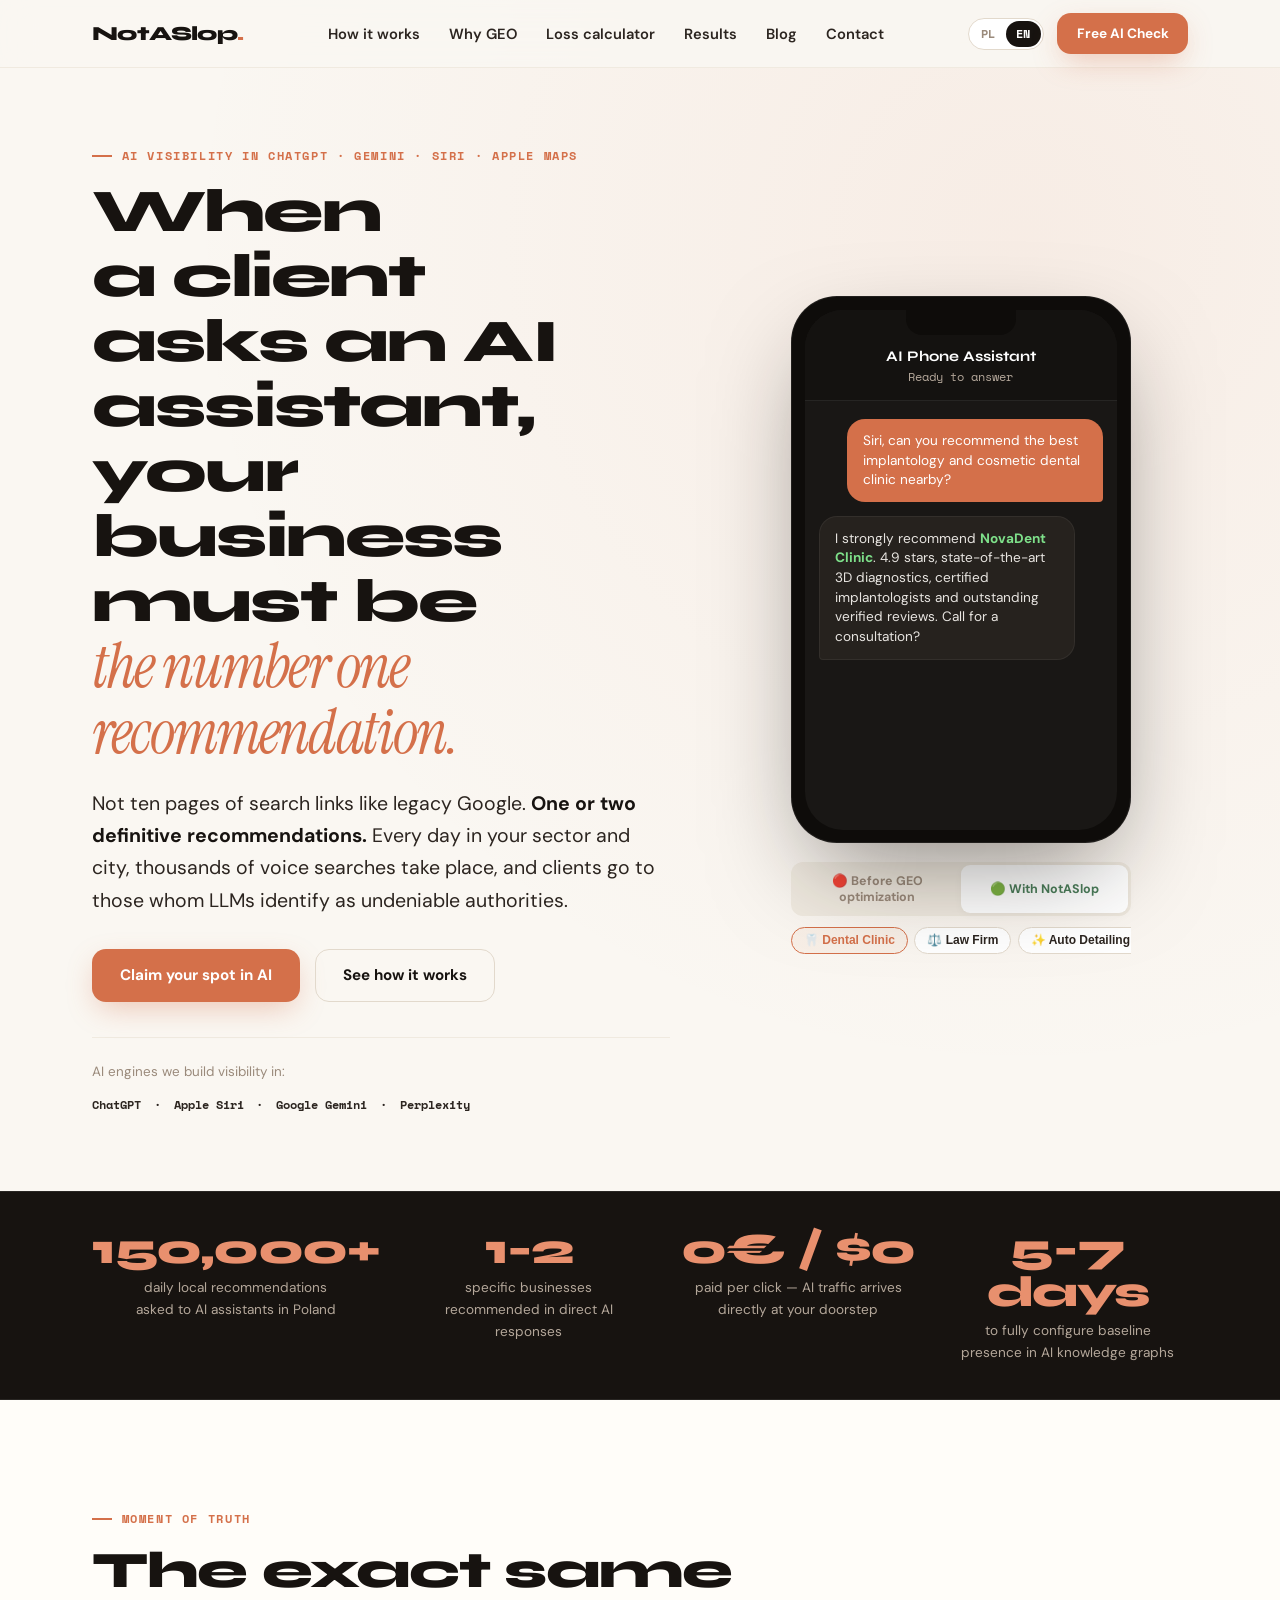
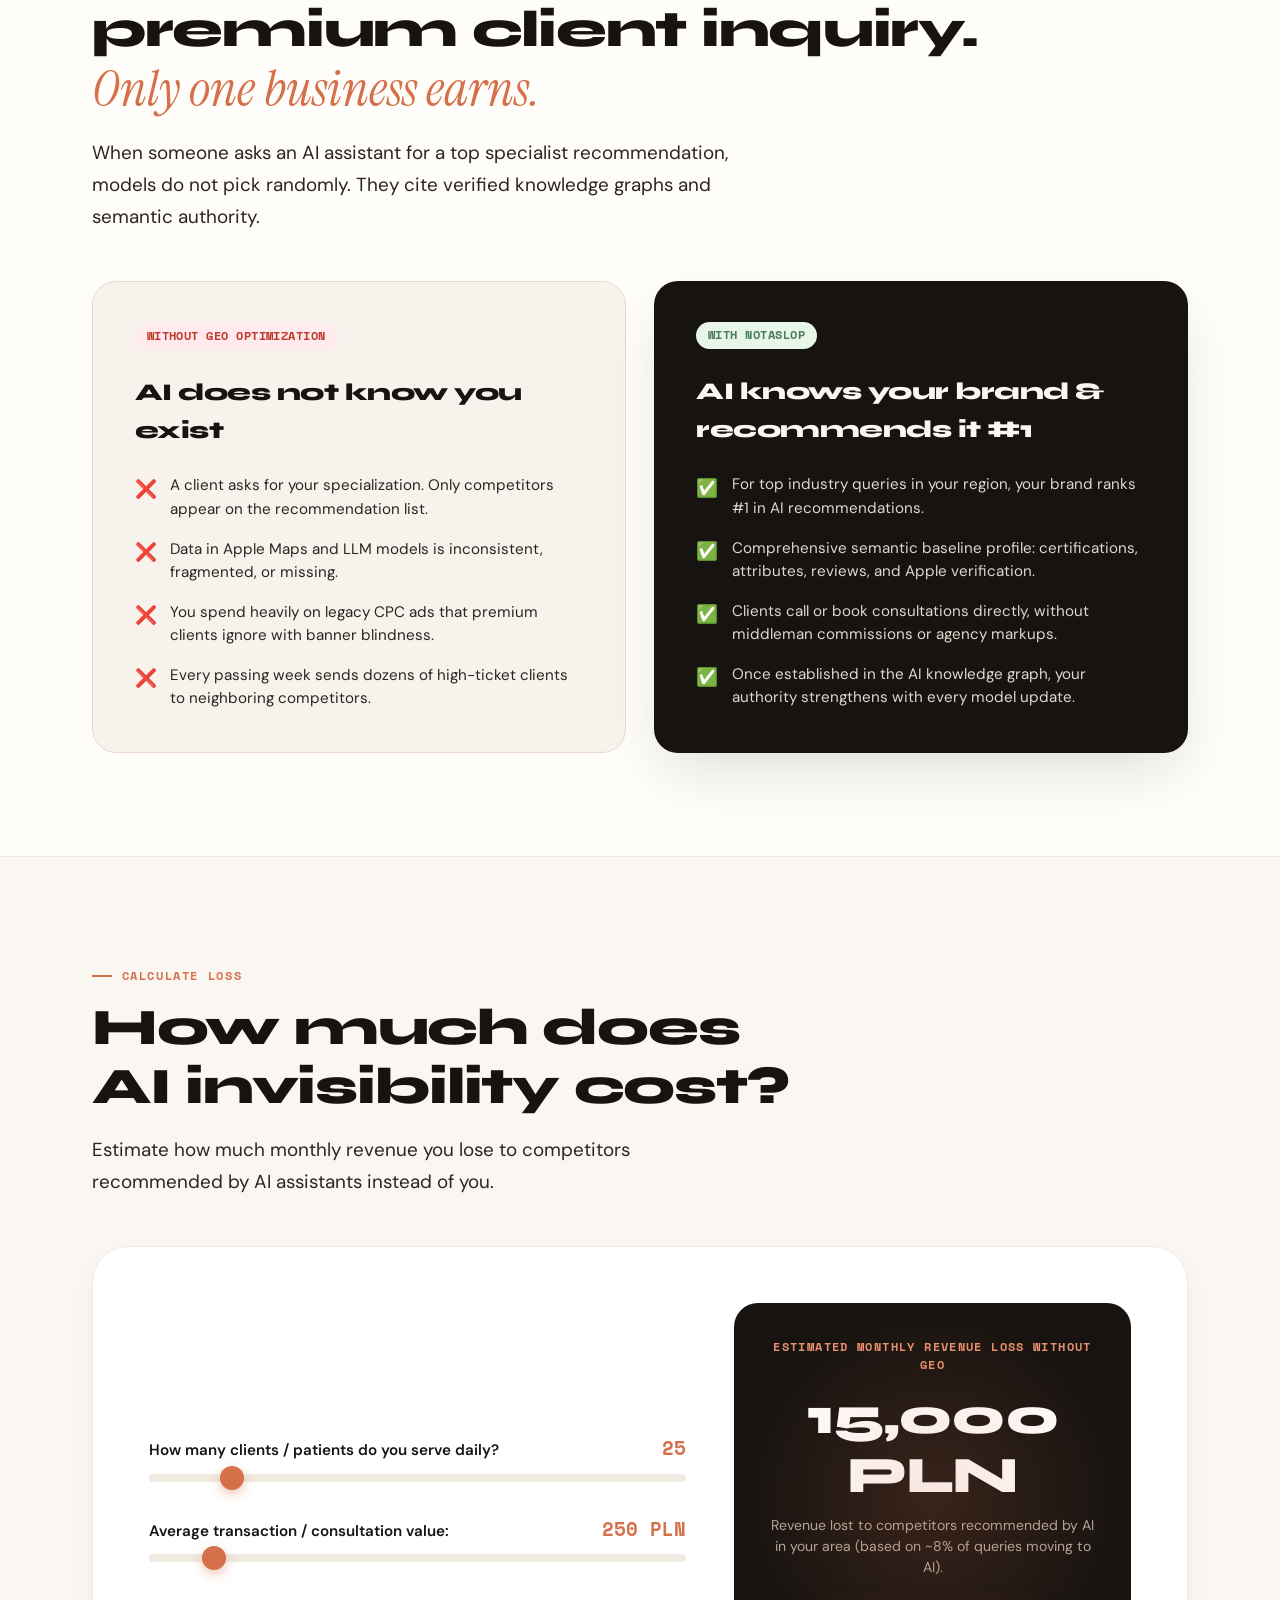
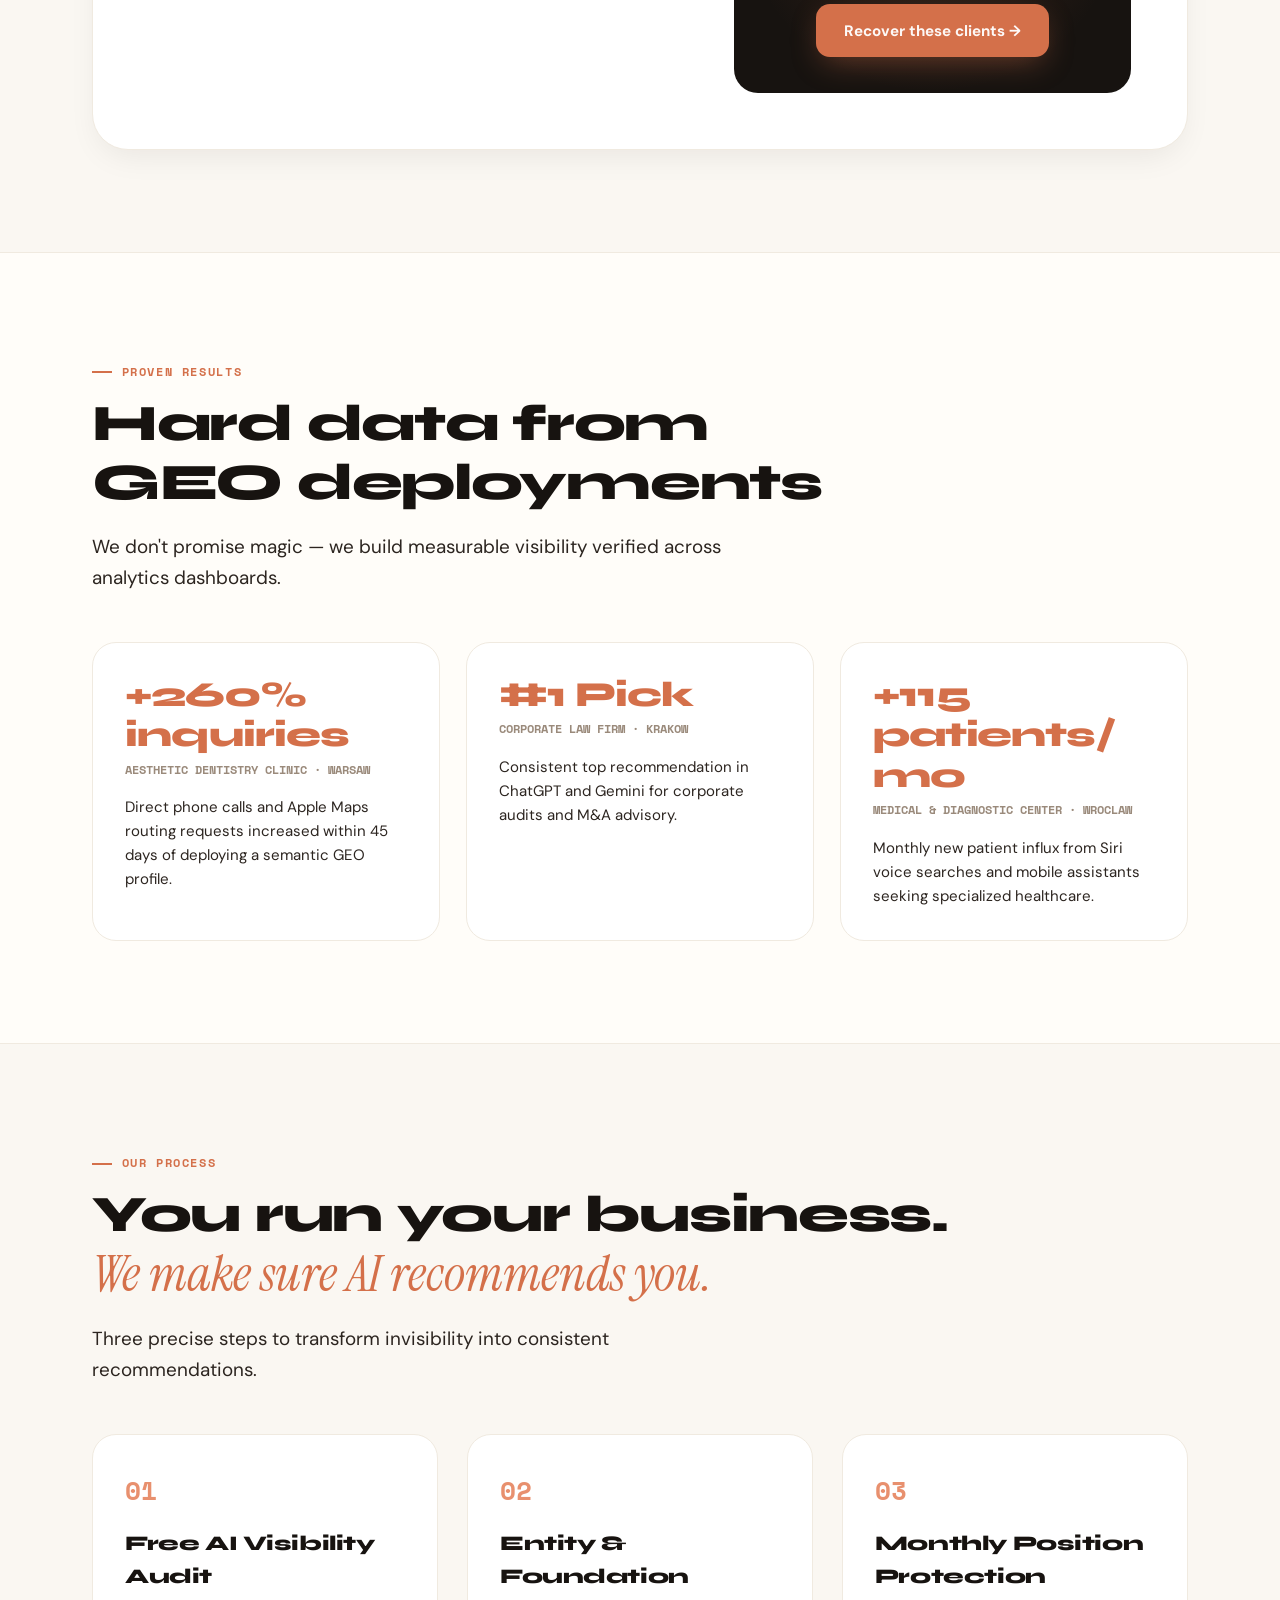
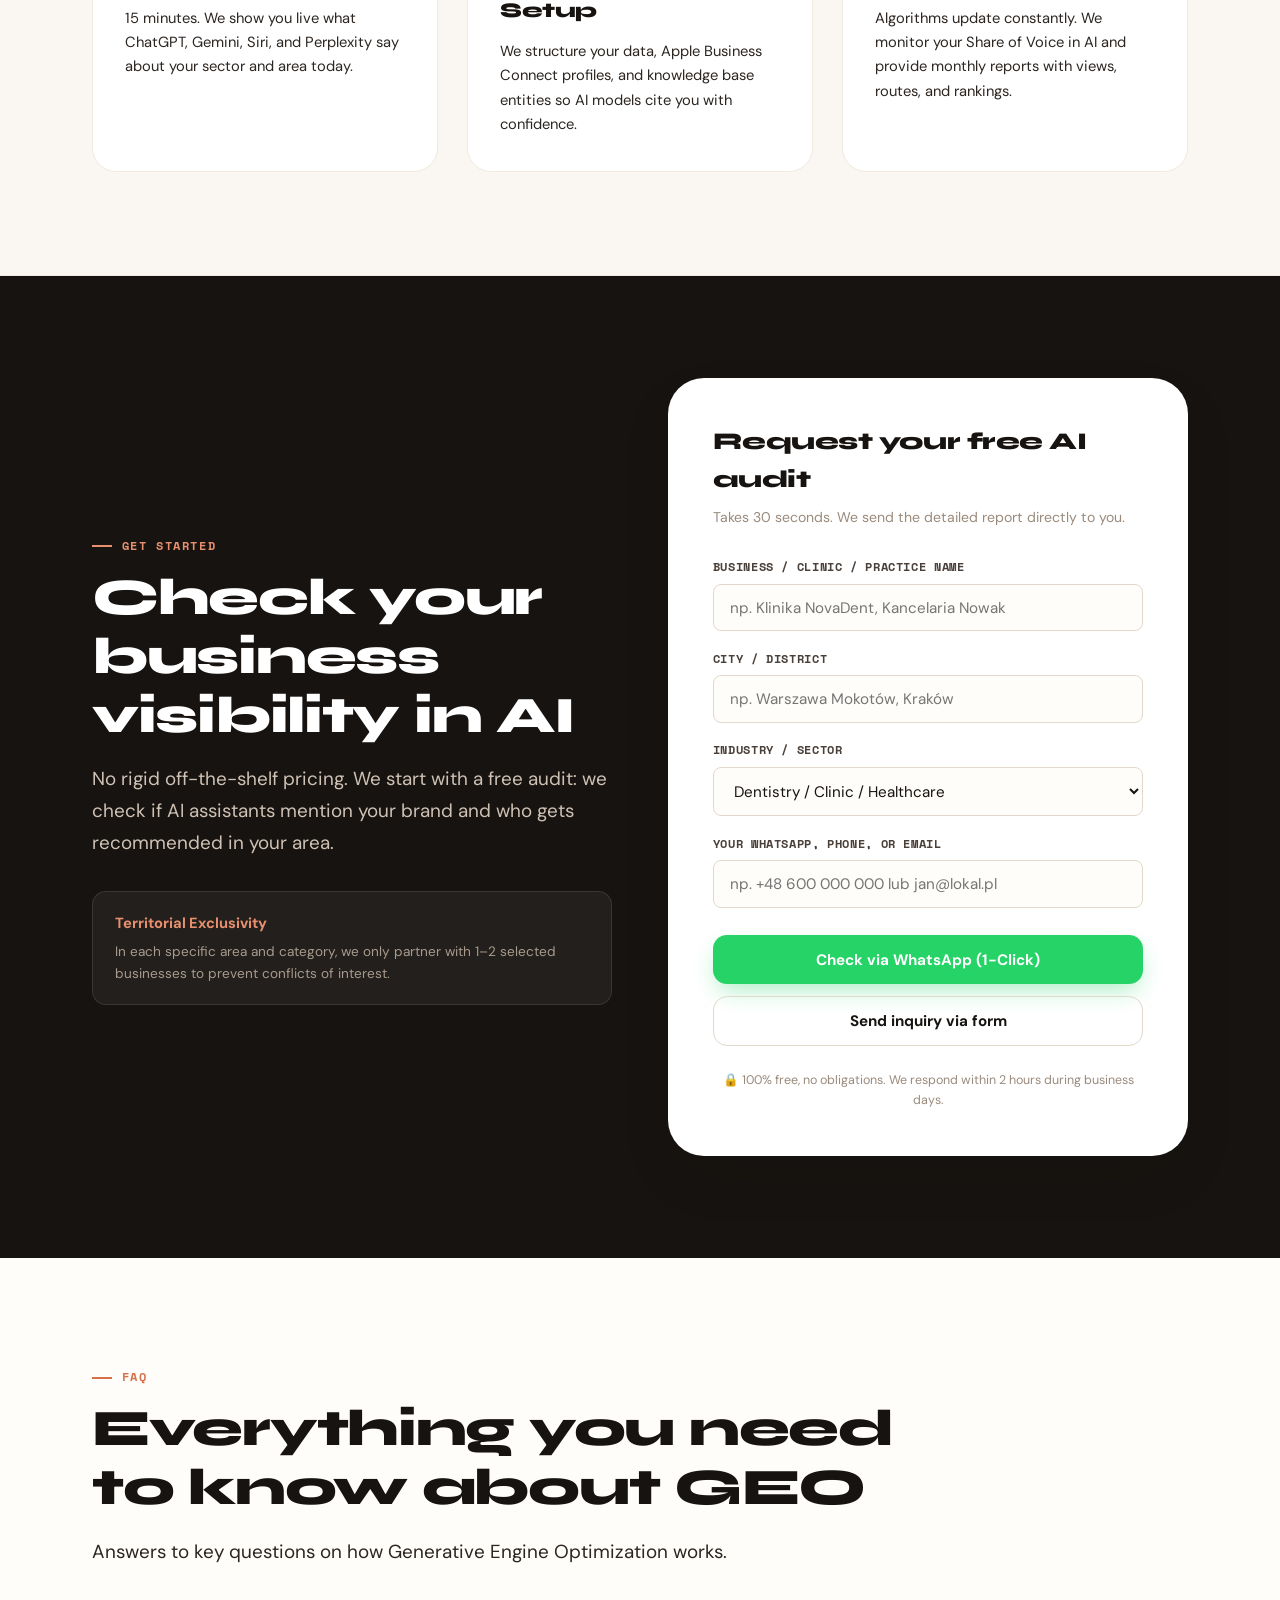
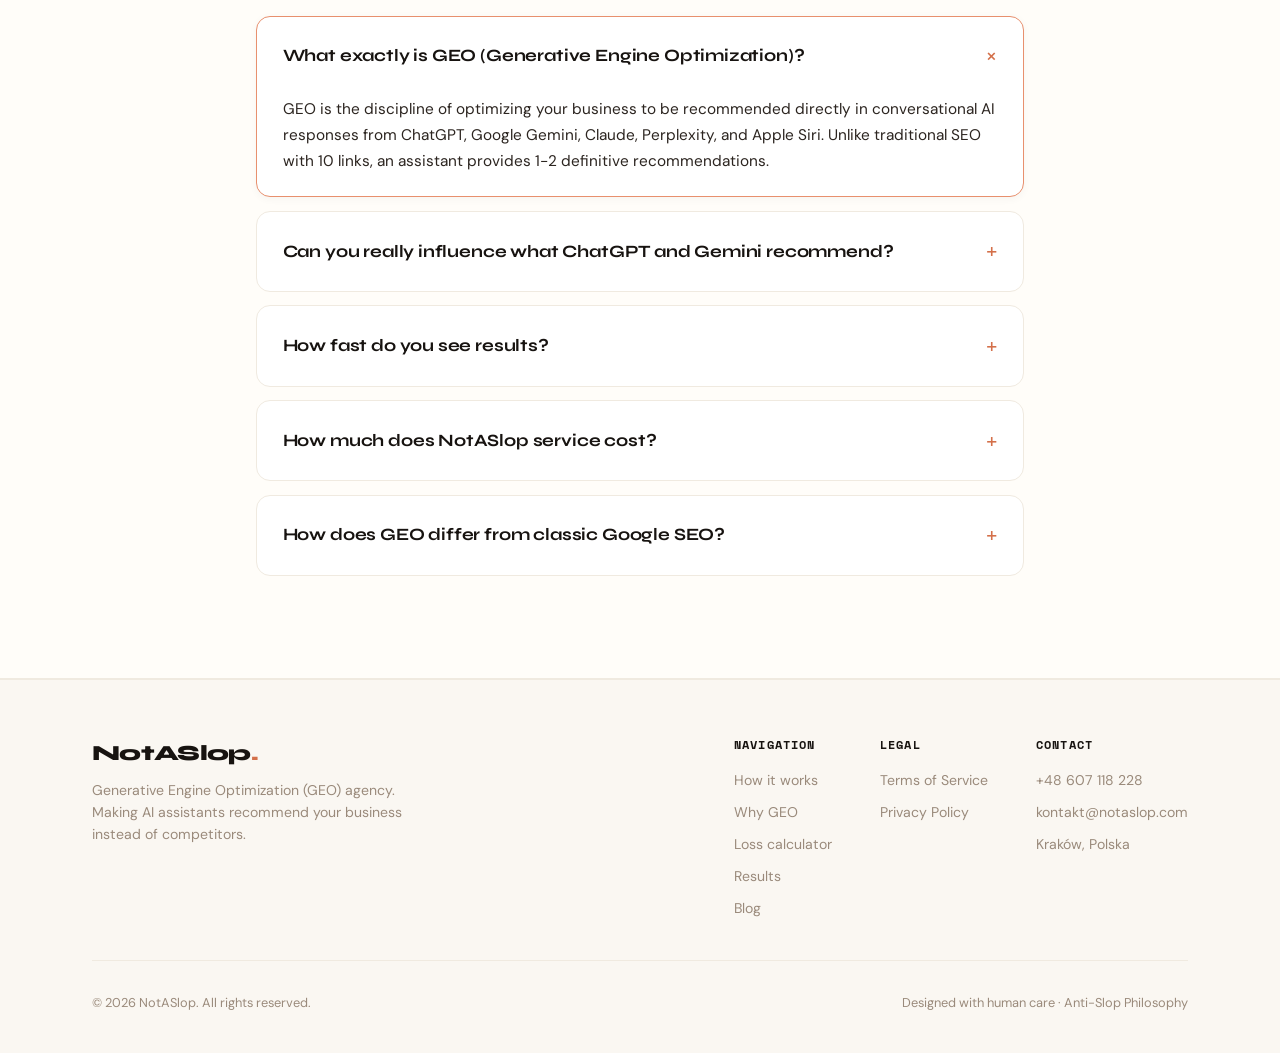
<file: index.html>
<!DOCTYPE html>
<html lang="pl">
<head>
  <meta charset="UTF-8" />
  <meta name="viewport" content="width=device-width, initial-scale=1.0" />
  <title>NotASlop — Pozycjonowanie w AI (GEO) | ChatGPT, Gemini, Siri & Apple Maps</title>
  <meta name="description" content="Agencja Generative Engine Optimization (GEO). Wprowadzamy firmy na 1. miejsce rekomendacji w ChatGPT, Google Gemini, Siri i Apple Maps. Zamów bezpłatny audyt widoczności w AI." />
  <meta name="keywords" content="pozycjonowanie w AI, GEO, Generative Engine Optimization, AEO, pozycjonowanie w ChatGPT, widoczność w Apple Maps, Apple Business Connect, rekomendacje Siri, pozycjonowanie Gemini, optymalizacja pod Perplexity, lokalne SEO dla firm" />
  <meta name="author" content="NotASlop" />
  <meta name="robots" content="index, follow, max-image-preview:large, max-snippet:-1, max-video-preview:-1" />
  <link rel="canonical" href="https://notaslop.com/" />
  <link rel="icon" type="image/svg+xml" href="/favicon.svg" />
  <link rel="sitemap" type="application/xml" href="/sitemap.xml" />
  <meta name="theme-color" content="#D4704A" />

  <!-- Google Fonts Preconnect & Stylesheet -->
  <link rel="preconnect" href="https://fonts.googleapis.com" />
  <link rel="preconnect" href="https://fonts.gstatic.com" crossorigin />
  <link href="https://fonts.googleapis.com/css2?family=DM+Sans:opsz,wght@9..40,300;9..40,400;9..40,500;9..40,600;9..40,700&family=Instrument+Serif:ital@0;1&family=Space+Mono:wght@400;700&family=Syne:wght@600;700;800&display=swap" rel="stylesheet" />

  <!-- Open Graph / Facebook -->
  <meta property="og:type" content="website" />
  <meta property="og:title" content="NotASlop — Pozycjonowanie w AI (GEO) | ChatGPT, Gemini, Siri & Apple Maps" />
  <meta property="og:description" content="Sprawiamy, że asystenci AI polecają Twoją firmę na 1. miejscu podium. Sprawdź bezpłatny pomiar widoczności w 15 minut." />
  <meta property="og:url" content="https://notaslop.com/" />
  <meta property="og:site_name" content="NotASlop" />
  <meta property="og:image" content="https://notaslop.com/og-cover.png" />
  <meta property="og:image:width" content="1200" />
  <meta property="og:image:height" content="630" />
  <meta property="og:locale" content="pl_PL" />

  <!-- Twitter Card -->
  <meta name="twitter:card" content="summary_large_image" />
  <meta name="twitter:title" content="NotASlop — Pozycjonowanie w AI (GEO)" />
  <meta name="twitter:description" content="Sprawiamy, że asystenci AI polecają Twoją firmę na 1. miejscu podium. Sprawdź bezpłatny pomiar widoczności." />
  <meta name="twitter:image" content="https://notaslop.com/og-cover.png" />

  <!-- Structured Data / Schema.org -->
  <script type="application/ld+json">
  [
    {
      "@context": "https://schema.org",
      "@type": ["ProfessionalService", "Organization"],
      "@id": "https://notaslop.com/#business",
      "name": "NotASlop",
      "alternateName": ["Not A Slop", "NotASlop GEO Agency"],
      "description": "Certyfikowana agencja Generative Engine Optimization (GEO). Budujemy widoczność marek i lokalnych liderów w ChatGPT, Google Gemini, Apple Siri, Perplexity oraz ekosystemie Apple Business Connect.",
      "url": "https://notaslop.com/",
      "telephone": "+48607118228",
      "email": "kontakt@notaslop.com",
      "image": "https://notaslop.com/og-cover.png",
      "logo": "https://notaslop.com/favicon.svg",
      "priceRange": "$$",
      "address": {
        "@type": "PostalAddress",
        "addressLocality": "Kraków",
        "addressCountry": "PL"
      },
      "areaServed": [
        {"@type": "Country", "name": "Poland"},
        {"@type": "City", "name": "Kraków"},
        {"@type": "City", "name": "Warszawa"},
        {"@type": "City", "name": "Wrocław"},
        {"@type": "City", "name": "Gdańsk"},
        {"@type": "City", "name": "Poznań"},
        {"@type": "City", "name": "Katowice"}
      ],
      "knowsAbout": [
        "Generative Engine Optimization (GEO)",
        "Answer Engine Optimization (AEO)",
        "Pozycjonowanie w ChatGPT",
        "Pozycjonowanie w Google Gemini",
        "Apple Business Connect Optimization",
        "Apple Maps & Siri Local Search",
        "Knowledge Graph Entity Grounding",
        "Retrieval-Augmented Generation (RAG) Presence",
        "Zero-Click Search Architecture"
      ],
      "hasOfferCatalog": {
        "@type": "OfferCatalog",
        "name": "Usługi Pozycjonowania w AI (GEO)",
        "itemListElement": [
          {
            "@type": "Offer",
            "itemOffered": {
              "@type": "Service",
              "name": "Audyt Widoczności w AI (GEO Audit)",
              "description": "15-minutowa weryfikacja na żywo odpowiedzi modeli LLM (ChatGPT, Gemini, Siri, Perplexity) dla danej branży i lokalizacji."
            }
          },
          {
            "@type": "Offer",
            "itemOffered": {
              "@type": "Service",
              "name": "Wdrożenie Fundamentów GEO & Apple Business Connect",
              "description": "Kompleksowa strukturyzacja profilu wiedzy firmy w bazach danych i grafach wiedzy modeli sztucznej inteligencji."
            }
          },
          {
            "@type": "Offer",
            "itemOffered": {
              "@type": "Service",
              "name": "Miesięczna Ochrona Pozycji i Monitoring Udziału w Głosie (Share of Voice)",
              "description": "Ciągła optymalizacja i raportowanie obecności marki w generatywnych silnikach wyszukiwania."
            }
          }
        ]
      }
    },
    {
      "@context": "https://schema.org",
      "@type": "WebSite",
      "@id": "https://notaslop.com/#website",
      "url": "https://notaslop.com/",
      "name": "NotASlop — Pozycjonowanie w AI",
      "publisher": {"@id": "https://notaslop.com/#business"}
    },
    {
      "@context": "https://schema.org",
      "@type": "FAQPage",
      "mainEntity": [
        {
          "@type": "Question",
          "name": "Czym dokładnie jest pozycjonowanie w AI (GEO)?",
          "acceptedAnswer": {
            "@type": "Answer",
            "text": "GEO (Generative Engine Optimization) to dyscyplina marketingu polegająca na optymalizacji encji biznesowej w taki sposób, aby modele sztucznej inteligencji (ChatGPT, Google Gemini, Perplexity, Claude, Apple Siri) bezpośrednio rekomendowały daną firmę na 1. miejscu. W przeciwieństwie do tradycyjnego SEO z 10 linkami, asystent podaje 1–2 konkretne odpowiedzi."
          }
        },
        {
          "@type": "Question",
          "name": "Jak modele LLM decydują, które firmy polecić w odpowiedzi?",
          "acceptedAnswer": {
            "@type": "Answer",
            "text": "Modele LLM nie losują odpowiedzi. Korzystają z mechanizmu RAG (Retrieval-Augmented Generation) oraz ustrukturyzowanych grafów wiedzy. Analizują spójność profili bazowych (Apple Business Connect, Wikidata, Google Maps), certyfikaty Schema.org, opinie, autorskie multimedia i atrybuty usługowe. Agencja NotASlop buduje tę spójność tak, by AI uznało Twój biznes za najbardziej wiarygodne źródło prawdy."
          }
        },
        {
          "@type": "Question",
          "name": "Dlaczego widoczność w Apple Maps i Siri jest kluczowa dla lokalnych liderów?",
          "acceptedAnswer": {
            "@type": "Answer",
            "text": "Użytkownicy ekosystemu Apple (iPhone, AirPods, Apple CarPlay, Apple Watch) to w Polsce grupa o najwyższej sile nabywczej oraz zagraniczni turyści i ekspaci. Siri oraz Apple Intelligence opierają swoje zapytania lokalne bezpośrednio na Apple Maps. Niewidoczność w Apple Business Connect oznacza oddanie najzamożniejszych klientów konkurencji."
          }
        },
        {
          "@type": "Question",
          "name": "Kiedy pojawiają się pierwsze mierzalne efekty wdrożenia GEO?",
          "acceptedAnswer": {
            "@type": "Answer",
            "text": "Pierwsze zmiany w indeksach i odpowiedziach asystentów są zauważalne zazwyczaj w ciągu 3–5 tygodni od wdrożenia fundamentów semantycznych i weryfikacji w ekosystemie Apple. Pełne ugruntowanie w grafach wiedzy modeli językowych następuje w horyzoncie 60–90 dni."
          }
        },
        {
          "@type": "Question",
          "name": "Co oznacza zasada wyłączności terytorialnej w NotASlop?",
          "acceptedAnswer": {
            "@type": "Answer",
            "text": "W danym segmencie rynku i na określonym obszarze geograficznym (np. dzielnica lub miasto) współpracujemy wyłącznie z jednym lub dwoma wyselekcjonowanymi partnerami. Nie pozycjonujemy dwóch bezpośrednio konkurujących ze sobą klinik czy kancelarii z tej samej ulicy."
          }
        }
      ]
    }
  ]
  </script>

  <link rel="stylesheet" href="/css/main.css" />
</head>
<body>

  <!-- ═══ NAVIGATION ═══ -->
  <nav class="site-nav">
    <div class="sw nav-container">
      <a href="/" class="brand-logo">NotASlop<span>.</span></a>

      <ul class="nav-links">
        <li><a href="#jak" data-i18n="navJak">Jak to działa</a></li>
        <li><a href="#versus" data-i18n="navVersus">Dlaczego GEO</a></li>
        <li><a href="#kalkulator" data-i18n="navKalkulator">Kalkulator strat</a></li>
        <li><a href="#wyniki" data-i18n="navWyniki">Efekty</a></li>
        <li><a href="/blog/" data-i18n="navBlog">Blog</a></li>
        <li><a href="/kontakt/" data-i18n="navKontakt">Kontakt</a></li>
      </ul>

      <div class="nav-actions">
        <div class="lang-switch">
          <button class="lang-btn active" data-lang="pl">PL</button>
          <button class="lang-btn" data-lang="en">EN</button>
        </div>
        <a href="#audit" class="btn btn-primary nav-cta-btn" data-i18n="navCta">Bezpłatny pomiar</a>
        <!-- Mobile hamburger toggle button -->
        <button class="mobile-nav-toggle" id="mobileNavToggle" aria-label="Menu" aria-expanded="false">☰</button>
      </div>
    </div>
  </nav>

  <!-- Mobile Slide-out Drawer -->
  <div class="mobile-menu-drawer" id="mobileNavDrawer">
    <a href="#jak" data-i18n="navJak">Jak to działa</a>
    <a href="#versus" data-i18n="navVersus">Dlaczego GEO</a>
    <a href="#kalkulator" data-i18n="navKalkulator">Kalkulator strat</a>
    <a href="#wyniki" data-i18n="navWyniki">Efekty</a>
    <a href="/blog/" data-i18n="navBlog">Blog</a>
    <a href="/kontakt/" data-i18n="navKontakt">Kontakt</a>
    <a href="#audit" class="btn btn-primary" style="margin-top: 1rem;" data-i18n="navCta">Bezpłatny pomiar</a>
  </div>

  <!-- ═══ HERO SECTION WITH LIVE AI SIMULATOR ═══ -->
  <header class="section hero-section">
    <div class="sw hero-grid">
      <div class="hero-content">
        <div class="section-label" data-i18n="heroEyebrow">Pozycjonowanie w ChatGPT · Gemini · Siri · Apple Maps</div>
        <h1 data-i18n-html="heroH1">Gdy klient pyta asystenta AI,<br>Twoja firma musi być<br><em>odpowiedzią numer jeden.</em></h1>
        <p class="hero-lead" data-i18n-html="heroSub">
          Nie dziesięć stron linków jak w dawnym Google. <strong>Jedna, dwie konkretne rekomendacje.</strong> Codziennie w Twojej branży i okolicy padają tysiące zapytań głosowych, a zyski zgarniają ci, których modele LLM uznają za bezdyskusyjny autorytet.
        </p>

        <div class="hero-buttons">
          <a href="#audit" class="btn btn-primary" data-i18n="heroCtaPrimary">Zajmij swoje miejsce w AI</a>
          <a href="#jak" class="btn btn-ghost" data-i18n="heroCtaGhost">Zobacz jak to działa</a>
        </div>

        <div class="hero-trust-bar">
          <span data-i18n="heroTrustText">Silniki AI, w których budujemy widoczność:</span>
          <div class="ai-icons">
            <span>ChatGPT</span> · <span>Apple Siri</span> · <span>Google Gemini</span> · <span>Perplexity</span>
          </div>
        </div>
      </div>

      <!-- Live Interactive Phone Simulator -->
      <div class="phone-mockup-wrapper">
        <div class="phone-device">
          <div class="phone-notch"></div>
          <div class="phone-screen">
            <div class="phone-header">
              <div class="ai-name" data-i18n="simTitle">Asystent AI w telefonie</div>
              <div class="ai-status" data-i18n="simOnline">Gotowy do odpowiedzi</div>
            </div>
            <div class="phone-chat-body" id="phoneChatBody">
              <!-- Rendered reactively via app.js -->
            </div>
          </div>
        </div>

        <!-- Simulator Interactive Controls -->
        <div class="simulator-controls">
          <div class="sim-toggle-mode">
            <button class="sim-mode-btn before" data-mode="before" data-i18n="simBeforeBtn">🔴 Przed wdrożeniem GEO</button>
            <button class="sim-mode-btn active after" data-mode="after" data-i18n="simAfterBtn">🟢 Po wdrożeniu NotASlop</button>
          </div>
          <div class="sim-chips">
            <button class="sim-chip active" data-scenario="medical" data-i18n="chipMedical">🦷 Klinika Stomatologii</button>
            <button class="sim-chip" data-scenario="legal" data-i18n="chipLegal">⚖️ Kancelaria Prawna</button>
            <button class="sim-chip" data-scenario="premium" data-i18n="chipPremium">✨ Auto Detailing & PPF</button>
            <button class="sim-chip" data-scenario="dining" data-i18n="chipDining">🍽️ Restauracja Fine Dining</button>
          </div>
        </div>
      </div>
    </div>
  </header>

  <!-- ═══ TICKER NUMBERS ═══ -->
  <section class="ticker-strip">
    <div class="sw ticker-grid">
      <div class="ticker-item">
        <div class="val" data-i18n="stripStat1Val">150 000+</div>
        <div class="desc" data-i18n="stripStat1Label">pytań o lokalnych specjalistów zadają Polacy asystentom AI każdego dnia</div>
      </div>
      <div class="ticker-item">
        <div class="val" data-i18n="stripStat2Val">1-2</div>
        <div class="desc" data-i18n="stripStat2Label">konkretne firmy rekomenduje asystent w bezpośredniej odpowiedzi</div>
      </div>
      <div class="ticker-item">
        <div class="val" data-i18n="stripStat3Val">0 zł</div>
        <div class="desc" data-i18n="stripStat3Label">płacisz za kliknięcie — ruch z AI trafia bezpośrednio do Twoich drzwi</div>
      </div>
      <div class="ticker-item">
        <div class="val" data-i18n="stripStat4Val">5-7 dni</div>
        <div class="desc" data-i18n="stripStat4Label">trwa pełna konfiguracja fundamentów obecności w grafach wiedzy</div>
      </div>
    </div>
  </section>

  <!-- ═══ MOMENT OF TRUTH (VERSUS) ═══ -->
  <section class="section versus-section" id="versus">
    <div class="sw">
      <div class="section-label" data-i18n="vsLabel">Moment Prawdy</div>
      <h2 class="section-title" data-i18n-html="vsH2">To samo zapytanie klienta premium.<br><em>Tylko jedna firma zarabia.</em></h2>
      <p class="section-sub" data-i18n="vsSub">
        Gdy ktoś pyta asystenta AI o rekomendację najlepszego specjalisty, modele nie losują odpowiedzi. Czerpią ze zweryfikowanych grafów wiedzy i autorytetu semantycznego.
      </p>

      <div class="versus-grid">
        <!-- Bad Scenario -->
        <div class="vs-card bad">
          <div class="card-head">
            <span class="pill-badge badge-red" data-i18n="vsBadBadge">Bez optymalizacji GEO</span>
          </div>
          <h3 data-i18n="vsBadTitle">AI nie wie, że istniejesz</h3>
          <ul class="vs-list">
            <li><span class="ico">❌</span> <span data-i18n="vsBad1">Klient pyta o Twoją specjalizację. Na liście poleceń jest wyłącznie konkurencja.</span></li>
            <li><span class="ico">❌</span> <span data-i18n="vsBad2">Dane w Apple Maps i modelach LLM są niespójne, szczątkowe lub nieistniejące.</span></li>
            <li><span class="ico">❌</span> <span data-i18n="vsBad3">Płacisz krocie za tradycyjne reklamy CPC, na które klienci premium mają ślepotę banerową.</span></li>
            <li><span class="ico">❌</span> <span data-i18n="vsBad4">Każdy tydzień zwłoki to dziesiątki zamożnych klientów oddanych podmiotom z sąsiedztwa.</span></li>
          </ul>
        </div>

        <!-- Good Scenario -->
        <div class="vs-card good">
          <div class="card-head">
            <span class="pill-badge badge-green" data-i18n="vsGoodBadge">Z NotASlop</span>
          </div>
          <h3 data-i18n="vsGoodTitle">AI zna Twoją markę i poleca ją #1</h3>
          <ul class="vs-list">
            <li><span class="ico">✅</span> <span data-i18n="vsGood1">Na kluczowe zapytania branżowe w regionie Twoja nazwa pada na 1. miejscu rekomendacji.</span></li>
            <li><span class="ico">✅</span> <span data-i18n="vsGood2">Kompletny semantyczny profil bazowy: certyfikaty, atrybuty, opinie i weryfikacja Apple.</span></li>
            <li><span class="ico">✅</span> <span data-i18n="vsGood3">Klient dzwoni lub rezerwuje wizytę natychmiast, bez pośredników i prowizji agencyjnych.</span></li>
            <li><span class="ico">✅</span> <span data-i18n="vsGood4">Raz wypracowana pozycja w grafie wiedzy AI utrwala się i rośnie z każdą aktualizacją modeli.</span></li>
          </ul>
        </div>
      </div>
    </div>
  </section>

  <!-- ═══ INTERACTIVE LOSS CALCULATOR ═══ -->
  <section class="section calc-section" id="kalkulator">
    <div class="sw">
      <div class="section-label" data-i18n="calcLabel">Policz sam</div>
      <h2 class="section-title" data-i18n="calcH2">Ile kosztuje niewidzialność w AI?</h2>
      <p class="section-sub" data-i18n="calcSub">
        Sprawdź, ile obrotu miesięcznie tracisz na rzecz konkurencji, którą asystenci AI polecają zamiast Ciebie.
      </p>

      <div class="calc-box">
        <div class="calc-inputs">
          <div class="input-group">
            <div class="input-header">
              <label class="input-label" for="calcGuestsSlider" data-i18n="calcGuestsLabel">Ilu klientów / pacjentów obsługujesz dziennie?</label>
              <span class="input-value-display" id="calcGuestsVal">25</span>
            </div>
            <input type="range" id="calcGuestsSlider" class="range-slider" min="5" max="150" step="5" value="25" />
          </div>

          <div class="input-group">
            <div class="input-header">
              <label class="input-label" for="calcTicketSlider" data-i18n="calcTicketLabel">Średnia wartość transakcji / wizyty:</label>
              <span class="input-value-display" id="calcTicketVal">250 zł</span>
            </div>
            <input type="range" id="calcTicketSlider" class="range-slider" min="50" max="2000" step="25" value="250" />
          </div>
        </div>

        <div class="calc-result-card">
          <div class="calc-result-tag" data-i18n="calcResultTag">Szacunkowa miesięczna strata przy braku GEO</div>
          <div class="calc-amount" id="calcResultDisplay">15 000 zł</div>
          <p class="calc-subtext" data-i18n="calcResultSub">
            Tyle przychodu może uciekać do polecanej przez AI konkurencji w Twojej dzielnicy (zakładając ~8% zapytań przez AI).
          </p>
          <a href="#audit" class="btn btn-primary" data-i18n="calcCta">Odzyskaj tych klientów →</a>
        </div>
      </div>
    </div>
  </section>

  <!-- ═══ PROVEN RESULTS / CASE STUDIES ═══ -->
  <section class="section proof-section" id="wyniki">
    <div class="sw">
      <div class="section-label" data-i18n="proofLabel">Rezultaty</div>
      <h2 class="section-title" data-i18n="proofH2">Twarde dane z wdrożeń GEO</h2>
      <p class="section-sub" data-i18n="proofSub">
        Nie obiecujemy cudów — budujemy mierzalną widoczność potwierdzoną w panelach analitycznych.
      </p>

      <div class="proof-grid">
        <div class="proof-card">
          <div class="proof-metric" data-i18n="proof1Val">+260% zapytań</div>
          <div class="proof-tag" data-i18n="proof1Tag">Klinika Stomatologii Estetycznej · Warszawa</div>
          <p class="proof-desc" data-i18n="proof1Desc">
            Wzrost bezpośrednich połączeń i zapytań o trasę w Apple Maps po 45 dniach wdrożenia semantycznego profilu GEO.
          </p>
        </div>

        <div class="proof-card">
          <div class="proof-metric" data-i18n="proof2Val">#1 rekomendacja</div>
          <div class="proof-tag" data-i18n="proof2Tag">Kancelaria Prawa Gospodarczego · Kraków</div>
          <p class="proof-desc" data-i18n="proof2Desc">
            Stałe pierwsze miejsce w odpowiedziach ChatGPT i Gemini na zapytania o audyty prawne spółek i fuzje M&A.
          </p>
        </div>

        <div class="proof-card">
          <div class="proof-metric" data-i18n="proof3Val">+115 pacjentów/mc</div>
          <div class="proof-tag" data-i18n="proof3Tag">Centrum Medycyny & Diagnostyki · Wrocław</div>
          <p class="proof-desc" data-i18n="proof3Desc">
            Miesięczny przyrost nowych pacjentów z zapytań głosowych Siri oraz asystentów mobilnych szukających specjalistów.
          </p>
        </div>
      </div>
    </div>
  </section>

  <!-- ═══ 3-STEP PROCESS ═══ -->
  <section class="section process-section" id="jak">
    <div class="sw">
      <div class="section-label" data-i18n="processLabel">Jak działamy</div>
      <h2 class="section-title" data-i18n-html="processH2">Ty prowadzisz biznes.<br><em>My dbamy o to, by AI o Tobie wiedziało.</em></h2>
      <p class="section-sub" data-i18n="processSub">
        Trzy proste kroki, które zamieniają niewidzialność w strumień poleceń.
      </p>

      <div class="process-grid">
        <div class="process-card">
          <div class="step-num" data-i18n="step1Num">01</div>
          <h3 data-i18n="step1Title">Bezpłatny Audyt Widoczności</h3>
          <p data-i18n="step1Desc">
            15 minut. Na żywo sprawdzamy, co ChatGPT, Gemini i Siri mówią dziś o Twojej branży w Twojej okolicy i czy w ogóle Cię widzą.
          </p>
        </div>

        <div class="process-card">
          <div class="step-num" data-i18n="step2Num">02</div>
          <h3 data-i18n="step2Title">Konfiguracja Fundamentów</h3>
          <p data-i18n="step2Desc">
            Strukturyzujemy dane, profile w mapach Apple i ekosystemie baz wiedzy. Zapewniamy kompletne atrybuty, z których AI buduje polecenia.
          </p>
        </div>

        <div class="process-card">
          <div class="step-num" data-i18n="step3Num">03</div>
          <h3 data-i18n="step3Title">Miesięczna Ochrona Pozycji</h3>
          <p data-i18n="step3Desc">
            Algorytmy ewoluują, a my trzymamy rękę na pulsie. Co miesiąc otrzymujesz czytelny raport: wyświetlenia, wyznaczone trasy i pozycje.
          </p>
        </div>
      </div>
    </div>
  </section>

  <!-- ═══ FREE AUDIT & LEAD CAPTURE SECTION (Replaces old pricing!) ═══ -->
  <section class="section audit-section" id="audit">
    <div class="sw audit-grid">
      <div class="audit-content">
        <div class="section-label" data-i18n="auditLabel">Zacznij tutaj</div>
        <h2 class="section-title" data-i18n="auditH2">Sprawdź widoczność swojej firmy w AI</h2>
        <p class="section-sub" data-i18n="auditSub">
          Bez sztywnego cennika z półki. Najpierw robimy bezpłatny pomiar: pokazujemy, czy asystenci AI wymieniają Twoją markę i kto zgarnia polecenia w Twojej branży.
        </p>

        <div class="exclusivity-box">
          <h4 data-i18n="auditExclTitle">⏳ Zasada wyłączności terytorialnej</h4>
          <p data-i18n="auditExclText">
            W danej kategorii i na konkretnym obszarze współpracujemy tylko z 1–2 wyselekcjonowanymi partnerami. Nie pozycjonujemy dwóch bezpośrednio konkurujących podmiotów przeciwko sobie.
          </p>
        </div>
      </div>

      <div class="audit-card">
        <h3 data-i18n="auditFormTitle">Zamów bezpłatny audyt AI</h3>
        <div class="card-subtitle" data-i18n="auditFormSub">Zajmie Ci to 30 sekund. Wyniki odeślemy na wybrany kontakt.</div>

        <form class="audit-form" id="auditForm">
          <div class="form-field">
            <label for="auditVenue" data-i18n="lblVenue">Nazwa Twojego lokalu / firmy</label>
            <input type="text" id="auditVenue" required placeholder="np. Klinika NovaDent, Kancelaria Nowak" />
          </div>

          <div class="form-field">
            <label for="auditCity" data-i18n="lblCity">Miasto / Dzielnica</label>
            <input type="text" id="auditCity" required placeholder="np. Warszawa Mokotów, Kraków" />
          </div>

          <div class="form-field">
            <label for="auditCategory" data-i18n="lblCategory">Branża</label>
            <select id="auditCategory">
              <option value="Medycyna" data-i18n="catMedical">Stomatologia / Klinika / Zdrowie</option>
              <option value="Prawne" data-i18n="catLegal">Kancelaria Prawna / B2B / Finanse</option>
              <option value="Premium" data-i18n="catPremium">Auto Detailing / Uroda / Usługi Premium</option>
              <option value="Gastronomia" data-i18n="catDining">Restauracja Fine Dining / Hotel</option>
            </select>
          </div>

          <div class="form-field">
            <label for="auditContact" data-i18n="lblContact">Twój WhatsApp lub telefon / e-mail</label>
            <input type="text" id="auditContact" placeholder="np. +48 600 000 000 lub jan@lokal.pl" />
          </div>

          <div class="form-actions">
            <!-- 1-Click WhatsApp Instant Audit -->
            <button type="button" class="btn btn-whatsapp" id="btnAuditWa" data-i18n="btnAuditWa">
              💬 Sprawdź przez WhatsApp (1 kliknięcie)
            </button>
            <!-- High-contrast Ghost Light Button (fixed contrast issue) -->
            <button type="submit" class="btn btn-ghost" data-i18n="btnAuditDirect">
              Wyślij zgłoszenie formularzem
            </button>
          </div>

          <div class="form-guarantee" data-i18n="auditGuarantee">
            🔒 100% bezpłatnie, bez żadnych zobowiązań. Odpisujemy w max 2 godziny.
          </div>
        </form>
      </div>
    </div>
  </section>

  <!-- ═══ FAQ ACCORDION ═══ -->
  <section class="section faq-section">
    <div class="sw">
      <div class="section-label" data-i18n="faqLabel">Częste pytania</div>
      <h2 class="section-title" data-i18n="faqH2">Wszystko, co chcesz wiedzieć o GEO</h2>
      <p class="section-sub" data-i18n="faqSub">
        Odpowiedzi na najważniejsze pytania o pozycjonowanie w modelach językowych.
      </p>

      <div class="faq-list">
        <details class="faq-item" open>
          <summary class="faq-question" data-i18n="faq1Q">Czym dokładnie jest pozycjonowanie w AI (GEO)?</summary>
          <div class="faq-answer">
            <p data-i18n="faq1A">
              GEO (Generative Engine Optimization) to działania sprawiające, że Twoja firma pojawia się w bezpośrednich odpowiedziach asystentów takich jak ChatGPT, Google Gemini, Claude, Perplexity czy Apple Siri. W odróżnieniu od klasycznego SEO, asystent nie daje 10 linków, lecz podaje 2-3 konkretne rekomendacje.
            </p>
          </div>
        </details>

        <details class="faq-item">
          <summary class="faq-question" data-i18n="faq2Q">Czy naprawdę da się wpłynąć na to, co poleca ChatGPT i Gemini?</summary>
          <div class="faq-answer">
            <p data-i18n="faq2A">
              Tak. Modele językowe nie wymyślają faktów z powietrza — czerpią z ustrukturyzowanych źródeł danych, indeksów Apple Maps, recenzji, danych Schema.org oraz spójności informacji w sieci. Porządkując i wzmacniając te sygnały, dajemy modelom jednoznaczny dowód na wiarygodność Twojego lokalu.
            </p>
          </div>
        </details>

        <details class="faq-item">
          <summary class="faq-question" data-i18n="faq3Q">Jak szybko widać pierwsze efekty?</summary>
          <div class="faq-answer">
            <p data-i18n="faq3A">
              Pierwsze zmiany w odpowiedziach asystentów pojawiają się z reguły w ciągu 3-6 tygodni od wdrożenia uporządkowanych danych. Pełna stabilizacja pozycji w grafie wiedzy AI następuje w kolejnych miesiącach.
            </p>
          </div>
        </details>

        <details class="faq-item">
          <summary class="faq-question" data-i18n="faq4Q">Ile kosztuje pozycjonowanie w NotASlop?</summary>
          <div class="faq-answer">
            <p data-i18n="faq4A">
              Każdy lokal ma inną specyfikację i poziom konkurencji w swojej okolicy. Z tego względu nie stosujemy sztywnego cennika z półki — zaczynamy od bezpłatnego audytu widoczności, a propozycję współpracy przygotowujemy indywidualnie pod Twój biznes.
            </p>
          </div>
        </details>

        <details class="faq-item">
          <summary class="faq-question" data-i18n="faq5Q">Czym GEO różni się od klasycznego SEO w Google?</summary>
          <div class="faq-answer">
            <p data-i18n="faq5A">
              SEO walczy o pozycję linku w przeglądarce, gdy użytkownik ręcznie wpisuje hasło. GEO walczy o to, by Twoja nazwa padła w rozmowie, gdy użytkownik mówi: „Siri, gdzie zjeść dobry obiad w pobliżu?”. To znacznie wyższa intencja zakupowa klienta.
            </p>
          </div>
        </details>
      </div>
    </div>
  </section>

  <!-- ═══ FOOTER ═══ -->
  <footer class="site-footer">
    <div class="sw">
      <div class="footer-top">
        <div class="footer-brand">
          <a href="/" class="brand-logo">NotASlop<span>.</span></a>
          <p data-i18n="footerDesc">
            Agencja Generative Engine Optimization (GEO). Sprawiamy, że asystenci AI polecają Twój lokal zamiast konkurencji.
          </p>
        </div>

        <div class="footer-nav">
          <div class="footer-col">
            <h5 data-i18n="footerColNav">Nawigacja</h5>
            <ul>
              <li><a href="#jak" data-i18n="navJak">Jak to działa</a></li>
              <li><a href="#versus" data-i18n="navVersus">Dlaczego GEO</a></li>
              <li><a href="#kalkulator" data-i18n="navKalkulator">Kalkulator strat</a></li>
              <li><a href="#wyniki" data-i18n="navWyniki">Efekty</a></li>
              <li><a href="/blog/" data-i18n="navBlog">Blog</a></li>
            </ul>
          </div>

          <div class="footer-col">
            <h5 data-i18n="footerColLegal">Dokumenty</h5>
            <ul>
              <li><a href="/regulamin/" data-i18n="footerRegulamin">Regulamin świadczenia usług</a></li>
              <li><a href="/polityka_prywatnosci/" data-i18n="footerPrivacy">Polityka prywatności</a></li>
            </ul>
          </div>

          <div class="footer-col">
            <h5 data-i18n="footerColContact">Kontakt</h5>
            <ul>
              <li><a href="/kontakt/">+48 607 118 228</a></li>
              <li><a href="mailto:kontakt@notaslop.com">kontakt@notaslop.com</a></li>
              <li><span>Kraków, Polska</span></li>
            </ul>
          </div>
        </div>
      </div>

      <div class="footer-bottom">
        <div data-i18n="footerCopy">© 2026 NotASlop. Wszelkie prawa zastrzeżone.</div>
        <div>Designed with human care · Anti-Slop Philosophy</div>
      </div>
    </div>
  </footer>

  <script src="/js/app.js"></script>
</body>
</html>
</file>
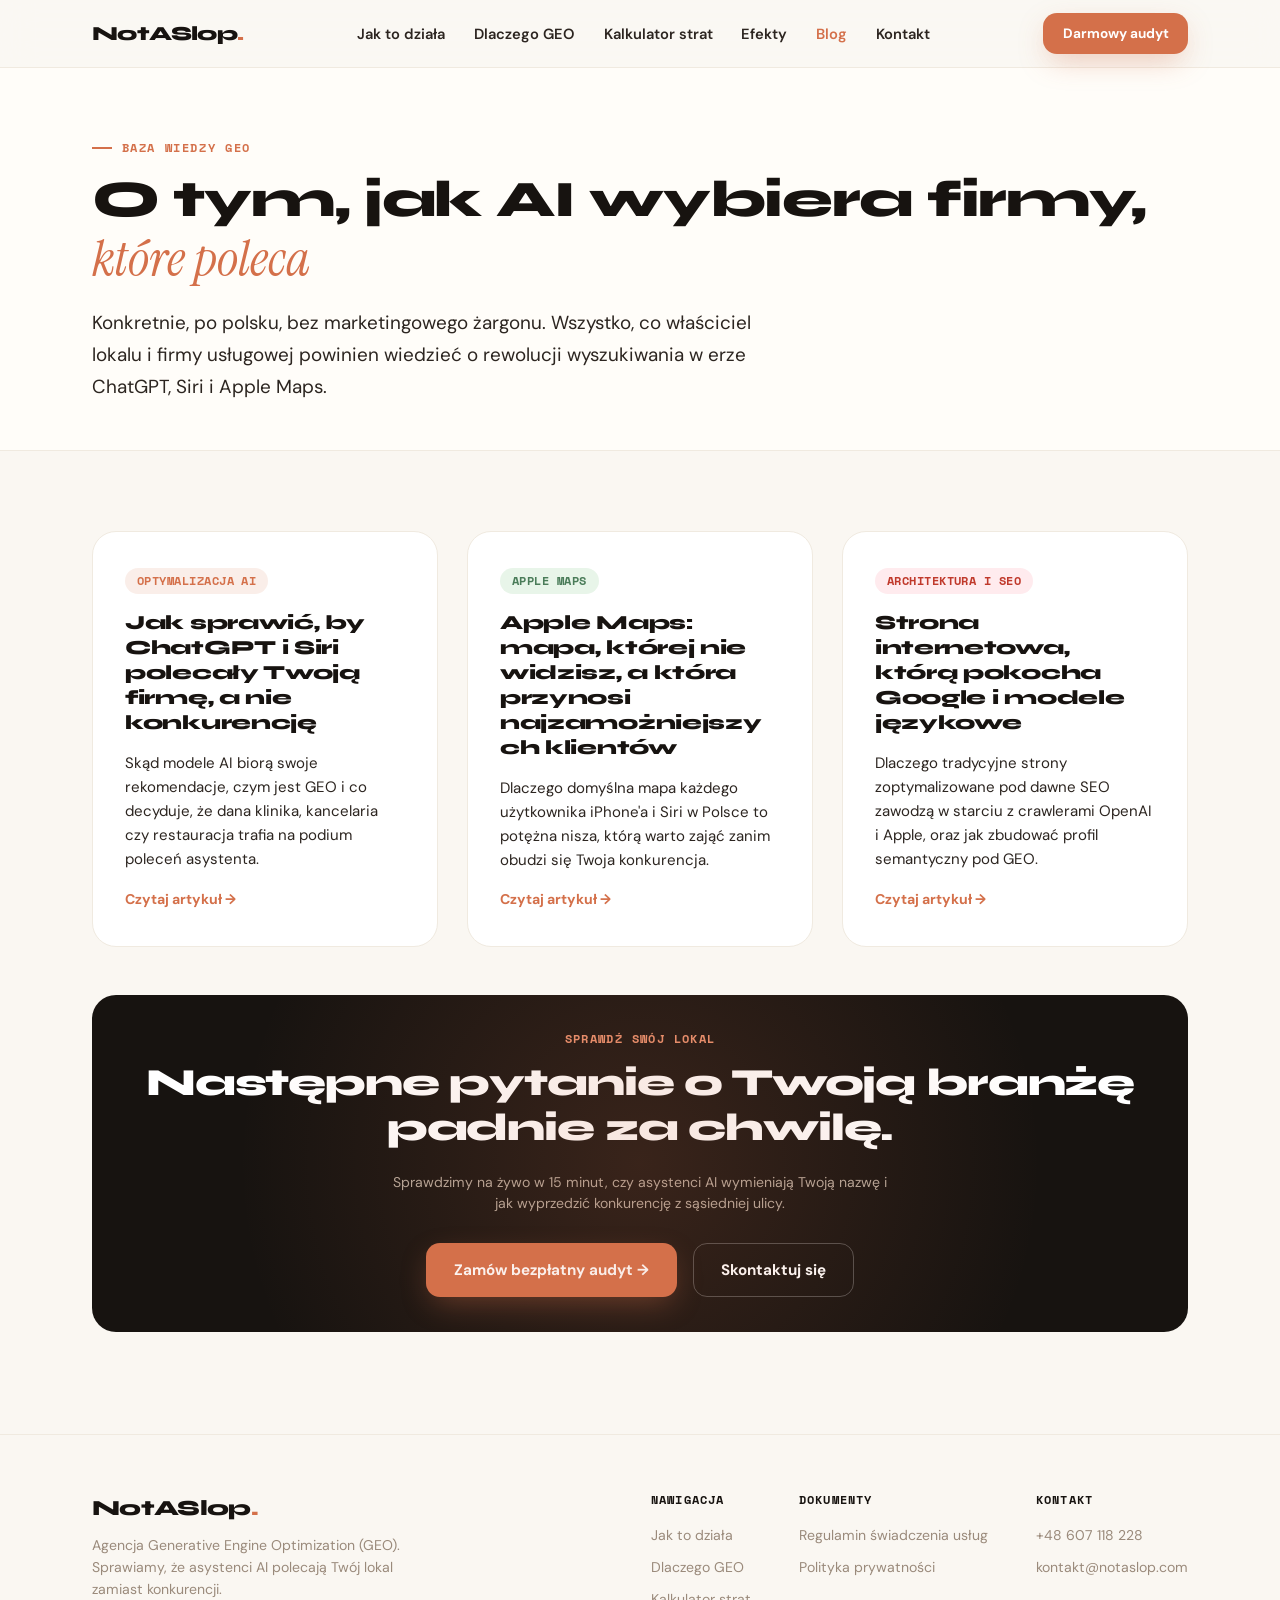
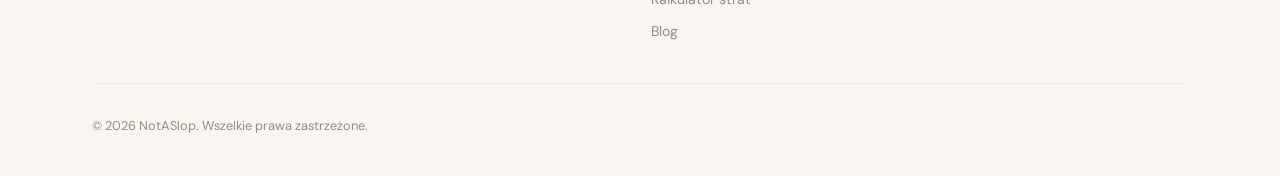
<file: blog/index.html>
<!DOCTYPE html>
<html lang="pl">
<head>
  <meta charset="UTF-8" />
  <meta name="viewport" content="width=device-width, initial-scale=1.0" />
  <title>Blog o GEO i AI | NotASlop</title>
  <meta name="description" content="Jak AI wybiera firmy, które poleca. Wiedza o pozycjonowaniu w ChatGPT, Apple Siri i Apple Maps dla lokalnych biznesów." />
  <link rel="canonical" href="https://notaslop.com/blog/" />
  <meta name="theme-color" content="#D4704A" />
  <meta property="og:type" content="website" />
  <meta property="og:title" content="Blog o GEO i AI | NotASlop" />
  <meta property="og:description" content="Jak AI wybiera firmy, które poleca. Wiedza o pozycjonowaniu w ChatGPT, Apple Siri i Apple Maps." />
  <meta property="og:url" content="https://notaslop.com/blog/" />
  <meta property="og:site_name" content="NotASlop" />
  <meta property="og:image" content="https://notaslop.com/og-cover.png" />
  <link rel="icon" type="image/svg+xml" href="/favicon.svg" />

  <!-- Schema.org Blog / CollectionPage -->
  <script type="application/ld+json">
  {
    "@context": "https://schema.org",
    "@type": "CollectionPage",
    "name": "Baza Wiedzy GEO i AI | NotASlop",
    "description": "Jak AI wybiera firmy, które poleca. Wiedza o pozycjonowaniu w ChatGPT, Apple Siri i Apple Maps dla liderów rynku.",
    "url": "https://notaslop.com/blog/",
    "publisher": {
      "@type": "Organization",
      "name": "NotASlop",
      "url": "https://notaslop.com/"
    }
  }
  </script>

  <!-- Google Fonts Preconnect & Stylesheet -->
  <link rel="preconnect" href="https://fonts.googleapis.com" />
  <link rel="preconnect" href="https://fonts.gstatic.com" crossorigin />
  <link href="https://fonts.googleapis.com/css2?family=DM+Sans:opsz,wght@9..40,300;9..40,400;9..40,500;9..40,600;9..40,700&family=Instrument+Serif:ital@0;1&family=Space+Mono:wght@400;700&family=Syne:wght@600;700;800&display=swap" rel="stylesheet" />
  <link rel="stylesheet" href="/css/main.css" />
</head>
<body>

  <!-- ═══ NAVIGATION ═══ -->
  <nav class="site-nav">
    <div class="sw nav-container">
      <a href="/" class="brand-logo">NotASlop<span>.</span></a>

      <ul class="nav-links">
        <li><a href="/#jak">Jak to działa</a></li>
        <li><a href="/#versus">Dlaczego GEO</a></li>
        <li><a href="/#kalkulator">Kalkulator strat</a></li>
        <li><a href="/#wyniki">Efekty</a></li>
        <li><a href="/blog/" style="color: var(--terra);">Blog</a></li>
        <li><a href="/kontakt/">Kontakt</a></li>
      </ul>

      <div class="nav-actions">
        <a href="/#audit" class="btn btn-primary nav-cta-btn">Darmowy audyt</a>
        <button class="mobile-nav-toggle" id="mobileNavToggle" aria-label="Menu" aria-expanded="false">☰</button>
      </div>
    </div>
  </nav>

  <!-- Mobile Slide-out Drawer -->
  <div class="mobile-menu-drawer" id="mobileNavDrawer">
    <a href="/#jak">Jak to działa</a>
    <a href="/#versus">Dlaczego GEO</a>
    <a href="/#kalkulator">Kalkulator strat</a>
    <a href="/#wyniki">Efekty</a>
    <a href="/blog/">Blog</a>
    <a href="/kontakt/">Kontakt</a>
    <a href="/#audit" class="btn btn-primary" style="margin-top: 1rem;">Bezpłatny pomiar</a>
  </div>

  <!-- ═══ HERO ═══ -->
  <header class="page-hero">
    <div class="sw">
      <div class="section-label">Baza wiedzy GEO</div>
      <h1 class="section-title">O tym, jak AI wybiera firmy,<br><em>które poleca</em></h1>
      <p class="section-sub">
        Konkretnie, po polsku, bez marketingowego żargonu. Wszystko, co właściciel lokalu i firmy usługowej powinien wiedzieć o rewolucji wyszukiwania w erze ChatGPT, Siri i Apple Maps.
      </p>
    </div>
  </header>

  <!-- ═══ BLOG ARTICLES ═══ -->
  <main class="section" style="padding-top: 2rem;">
    <div class="sw">
      <div class="blog-grid">

        <a href="/blog/jak-byc-polecanym-przez-chatgpt-i-siri/" class="blog-card">
          <span class="pill-badge badge-terra" style="align-self: flex-start;">Optymalizacja AI</span>
          <h3>Jak sprawić, by ChatGPT i Siri polecały Twoją firmę, a nie konkurencję</h3>
          <p>Skąd modele AI biorą swoje rekomendacje, czym jest GEO i co decyduje, że dana klinika, kancelaria czy restauracja trafia na podium poleceń asystenta.</p>
          <span class="read-more">Czytaj artykuł →</span>
        </a>

        <a href="/blog/apple-maps-i-siri-lokalna-widocznosc/" class="blog-card">
          <span class="pill-badge badge-green" style="align-self: flex-start;">Apple Maps</span>
          <h3>Apple Maps: mapa, której nie widzisz, a która przynosi najzamożniejszych klientów</h3>
          <p>Dlaczego domyślna mapa każdego użytkownika iPhone'a i Siri w Polsce to potężna nisza, którą warto zająć zanim obudzi się Twoja konkurencja.</p>
          <span class="read-more">Czytaj artykuł →</span>
        </a>

        <a href="/blog/strona-internetowa-ktora-sprzedaje/" class="blog-card">
          <span class="pill-badge badge-red" style="align-self: flex-start;">Architektura i SEO</span>
          <h3>Strona internetowa, którą pokocha Google i modele językowe</h3>
          <p>Dlaczego tradycyjne strony zoptymalizowane pod dawne SEO zawodzą w starciu z crawlerami OpenAI i Apple, oraz jak zbudować profil semantyczny pod GEO.</p>
          <span class="read-more">Czytaj artykuł →</span>
        </a>

      </div>

      <!-- Callout Band -->
      <div class="calc-result-card" style="margin-top: 3rem; text-align: center;">
        <div class="calc-result-tag">Sprawdź swój lokal</div>
        <div class="calc-amount" style="font-size: clamp(1.8rem, 3.5vw, 2.4rem);">
          Następne pytanie o Twoją branżę padnie za chwilę.
        </div>
        <p class="calc-subtext" style="max-width: 32rem; margin: 0.8rem auto 1.8rem;">
          Sprawdzimy na żywo w 15 minut, czy asystenci AI wymieniają Twoją nazwę i jak wyprzedzić konkurencję z sąsiedniej ulicy.
        </p>
        <div style="display: flex; gap: 1rem; justify-content: center; flex-wrap: wrap;">
          <a href="/#audit" class="btn btn-primary">Zamów bezpłatny audyt →</a>
          <a href="/kontakt/" class="btn btn-ghost-light">Skontaktuj się</a>
        </div>
      </div>
    </div>
  </main>

  <!-- ═══ FOOTER ═══ -->
  <footer class="site-footer">
    <div class="sw">
      <div class="footer-top">
        <div class="footer-brand">
          <a href="/" class="brand-logo">NotASlop<span>.</span></a>
          <p>Agencja Generative Engine Optimization (GEO). Sprawiamy, że asystenci AI polecają Twój lokal zamiast konkurencji.</p>
        </div>
        <div class="footer-nav">
          <div class="footer-col">
            <h5>Nawigacja</h5>
            <ul>
              <li><a href="/#jak">Jak to działa</a></li>
              <li><a href="/#versus">Dlaczego GEO</a></li>
              <li><a href="/#kalkulator">Kalkulator strat</a></li>
              <li><a href="/blog/">Blog</a></li>
            </ul>
          </div>
          <div class="footer-col">
            <h5>Dokumenty</h5>
            <ul>
              <li><a href="/regulamin/">Regulamin świadczenia usług</a></li>
              <li><a href="/polityka_prywatnosci/">Polityka prywatności</a></li>
            </ul>
          </div>
          <div class="footer-col">
            <h5>Kontakt</h5>
            <ul>
              <li><a href="tel:+48607118228">+48 607 118 228</a></li>
              <li><a href="mailto:kontakt@notaslop.com">kontakt@notaslop.com</a></li>
            </ul>
          </div>
        </div>
      </div>
      <div class="footer-bottom">
        <div>© 2026 NotASlop. Wszelkie prawa zastrzeżone.</div>
      </div>
    </div>
  </footer>

  <script src="/js/app.js"></script>
</body>
</html>
</file>
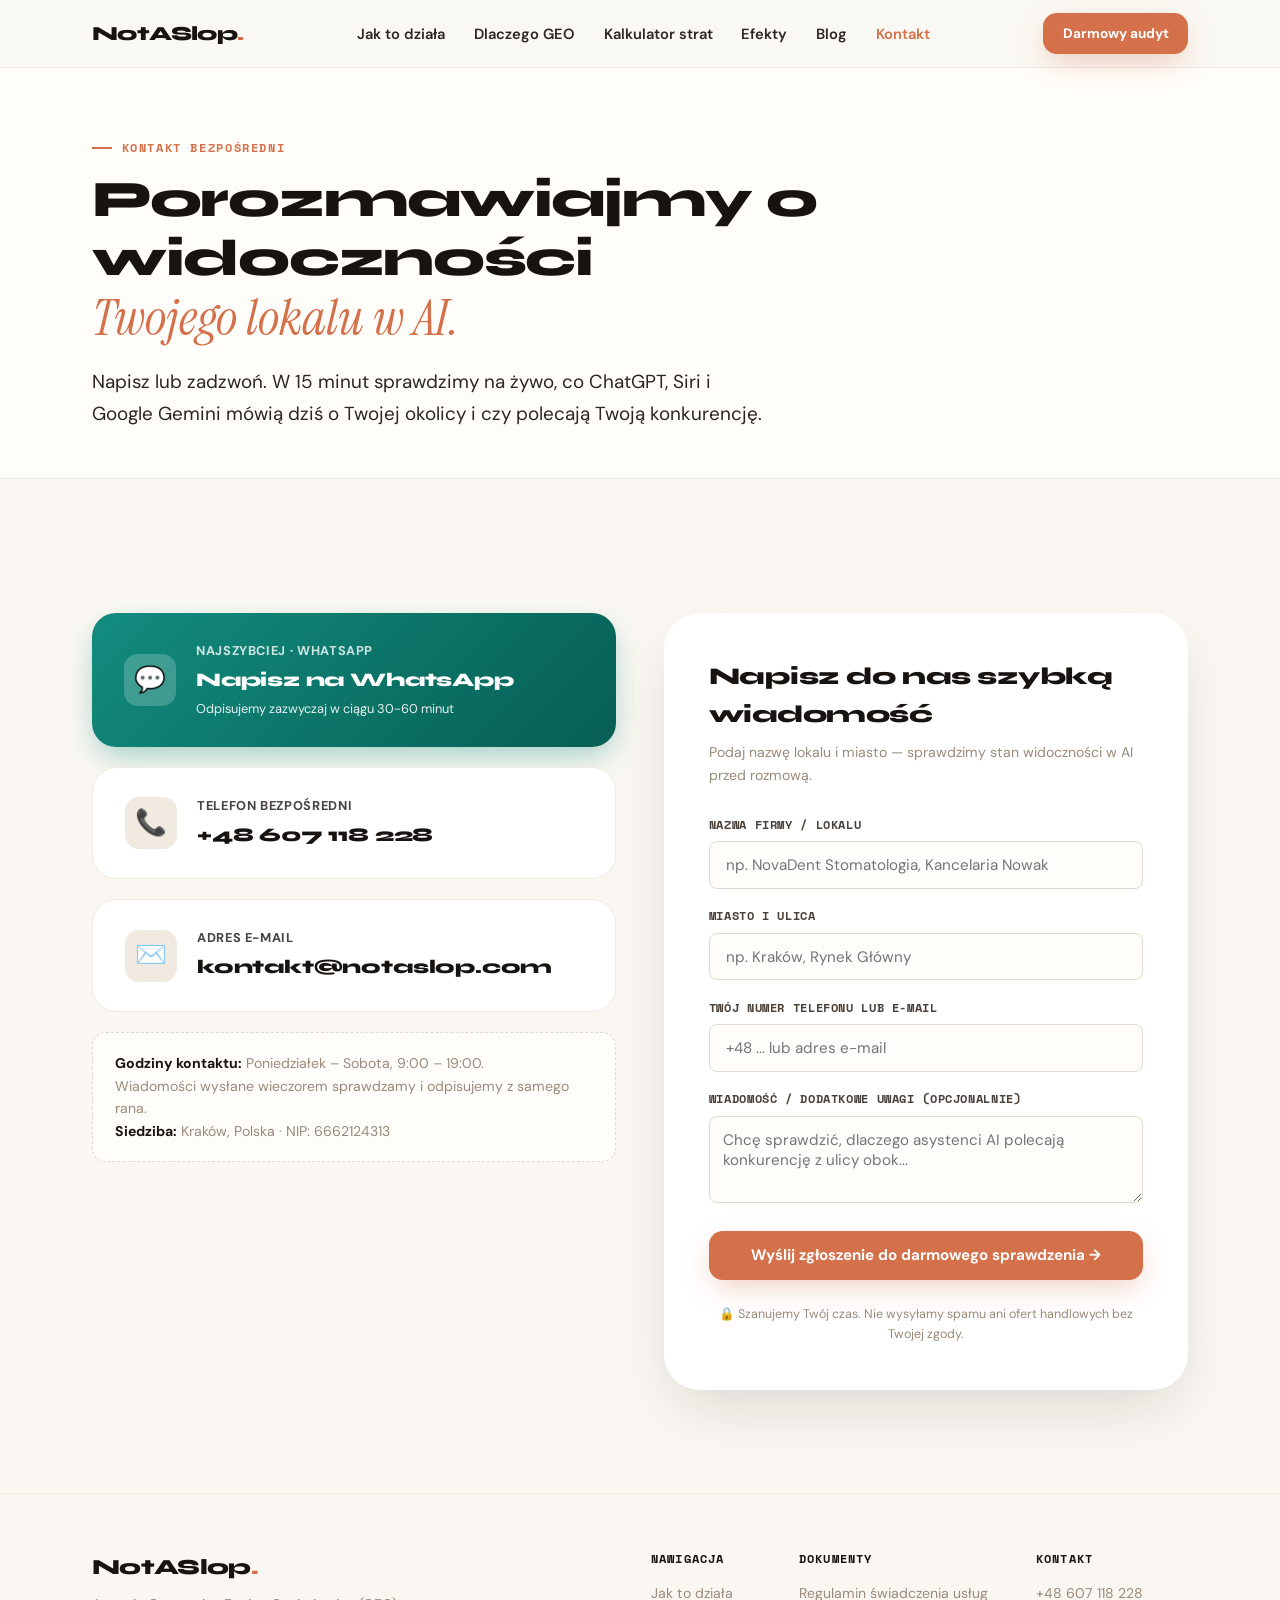
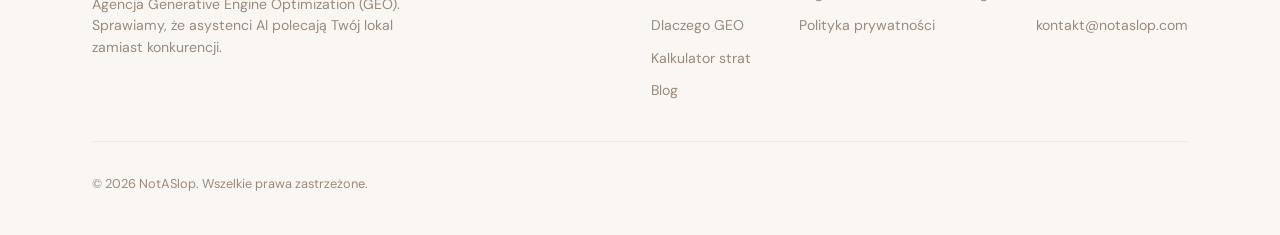
<file: kontakt/index.html>
<!DOCTYPE html>
<html lang="pl">
<head>
  <meta charset="UTF-8" />
  <meta name="viewport" content="width=device-width, initial-scale=1.0" />
  <title>Kontakt | NotASlop — Sprawdź widoczność swojej firmy w AI</title>
  <meta name="description" content="Napisz do nas na WhatsApp lub zadzwoń. W 15 minut sprawdzimy na żywo, jak ChatGPT, Siri i Apple Maps widzą Twoją firmę." />
  <link rel="canonical" href="https://notaslop.com/kontakt/" />
  <link rel="icon" type="image/svg+xml" href="/favicon.svg" />
  <meta name="theme-color" content="#D4704A" />
  <meta property="og:title" content="Kontakt | NotASlop" />
  <meta property="og:description" content="Napisz do nas na WhatsApp lub zadzwoń. Sprawdzimy na żywo, czy AI poleca Twoją firmę." />
  <meta property="og:url" content="https://notaslop.com/kontakt/" />
  <meta property="og:site_name" content="NotASlop" />
  <meta property="og:image" content="https://notaslop.com/og-cover.png" />

  <!-- Google Fonts Preconnect & Stylesheet -->
  <link rel="preconnect" href="https://fonts.googleapis.com" />
  <link rel="preconnect" href="https://fonts.gstatic.com" crossorigin />
  <link href="https://fonts.googleapis.com/css2?family=DM+Sans:opsz,wght@9..40,300;9..40,400;9..40,500;9..40,600;9..40,700&family=Instrument+Serif:ital@0;1&family=Space+Mono:wght@400;700&family=Syne:wght@600;700;800&display=swap" rel="stylesheet" />

  <script type="application/ld+json">
  {
    "@context": "https://schema.org",
    "@type": "ContactPage",
    "url": "https://notaslop.com/kontakt/",
    "name": "Kontakt | NotASlop",
    "mainEntity": {
      "@type": "ProfessionalService",
      "@id": "https://notaslop.com/#business",
      "name": "NotASlop",
      "telephone": "+48607118228",
      "email": "kontakt@notaslop.com",
      "address": {
        "@type": "PostalAddress",
        "addressLocality": "Kraków",
        "addressCountry": "PL"
      },
      "contactPoint": {
        "@type": "ContactPoint",
        "contactType": "customer service",
        "telephone": "+48607118228",
        "email": "kontakt@notaslop.com",
        "availableLanguage": ["Polish", "English"]
      }
    }
  }
  </script>

  <link rel="stylesheet" href="/css/main.css" />
  <style>
    .contact-grid {
      display: grid;
      grid-template-columns: 1fr 1fr;
      gap: 3rem;
      align-items: start;
      margin-top: 2rem;
    }
    .contact-channels {
      display: flex;
      flex-direction: column;
      gap: 1.25rem;
    }
    .channel-card {
      background: var(--white);
      border: 1.5px solid var(--sand);
      border-radius: var(--radius-lg);
      padding: 1.75rem 2rem;
      display: flex;
      align-items: center;
      gap: 1.25rem;
      text-decoration: none;
      color: inherit;
      transition: all 0.2s ease;
    }
    .channel-card:hover {
      transform: translateY(-3px);
      box-shadow: var(--shadow-md);
      border-color: var(--terra);
    }
    .channel-card.featured {
      background: linear-gradient(135deg, #128C7E 0%, #075E54 100%);
      color: #FFFFFF;
      border: none;
      box-shadow: 0 12px 30px -5px rgba(18, 140, 126, 0.4);
    }
    .channel-ico {
      width: 52px;
      height: 52px;
      border-radius: 14px;
      display: flex;
      align-items: center;
      justify-content: center;
      font-size: 1.6rem;
      background: var(--sand);
      flex-shrink: 0;
    }
    .channel-card.featured .channel-ico {
      background: rgba(255, 255, 255, 0.2);
    }
    .channel-info .label {
      font-size: 0.8rem;
      font-weight: 700;
      text-transform: uppercase;
      letter-spacing: 0.05em;
      opacity: 0.8;
      margin-bottom: 0.2rem;
    }
    .channel-info .val {
      font-family: var(--fd);
      font-size: 1.2rem;
      font-weight: 800;
      letter-spacing: -0.01em;
    }
    .channel-card.featured .val {
      color: #FFFFFF;
    }
    .work-hours {
      background: var(--warm);
      border: 1px dashed var(--sand-dark);
      border-radius: var(--radius-md);
      padding: 1.2rem 1.4rem;
      font-size: 0.88rem;
      color: var(--muted);
      line-height: 1.6;
    }
    .work-hours strong {
      color: var(--ink);
    }
    @media (max-width: 860px) {
      .contact-grid {
        grid-template-columns: 1fr;
      }
    }
  </style>
</head>
<body>

  <!-- ═══ NAVIGATION ═══ -->
  <nav class="site-nav">
    <div class="sw nav-container">
      <a href="/" class="brand-logo">NotASlop<span>.</span></a>

      <ul class="nav-links">
        <li><a href="/#jak">Jak to działa</a></li>
        <li><a href="/#versus">Dlaczego GEO</a></li>
        <li><a href="/#kalkulator">Kalkulator strat</a></li>
        <li><a href="/#wyniki">Efekty</a></li>
        <li><a href="/blog/">Blog</a></li>
        <li><a href="/kontakt/" style="color: var(--terra);">Kontakt</a></li>
      </ul>

      <div class="nav-actions">
        <a href="/#audit" class="btn btn-primary nav-cta-btn">Darmowy audyt</a>
        <button class="mobile-nav-toggle" id="mobileNavToggle" aria-label="Menu" aria-expanded="false">☰</button>
      </div>
    </div>
  </nav>

  <!-- Mobile Slide-out Drawer -->
  <div class="mobile-menu-drawer" id="mobileNavDrawer">
    <a href="/#jak">Jak to działa</a>
    <a href="/#versus">Dlaczego GEO</a>
    <a href="/#kalkulator">Kalkulator strat</a>
    <a href="/#wyniki">Efekty</a>
    <a href="/blog/">Blog</a>
    <a href="/kontakt/">Kontakt</a>
    <a href="/#audit" class="btn btn-primary" style="margin-top: 1rem;">Bezpłatny pomiar</a>
  </div>

  <!-- ═══ PAGE HERO ═══ -->
  <header class="page-hero">
    <div class="sw">
      <div class="section-label">Kontakt bezpośredni</div>
      <h1 class="section-title">Porozmawiajmy o widoczności<br><em>Twojego lokalu w AI.</em></h1>
      <p class="section-sub">
        Napisz lub zadzwoń. W 15 minut sprawdzimy na żywo, co ChatGPT, Siri i Google Gemini mówią dziś o Twojej okolicy i czy polecają Twoją konkurencję.
      </p>
    </div>
  </header>

  <!-- ═══ MAIN CONTACT CONTENT ═══ -->
  <main class="section">
    <div class="sw contact-grid">
      <!-- Direct Contact Channels -->
      <div class="contact-channels">
        <!-- WhatsApp (Fastest) -->
        <a href="https://wa.me/48607118228?text=Cze%C5%9B%C4%87%2C%20chc%C4%99%20sprawdzi%C4%87%20widoczno%C5%9B%C4%87%20mojego%20lokalu%20w%20AI." target="_blank" rel="noopener noreferrer" class="channel-card featured">
          <div class="channel-ico">💬</div>
          <div class="channel-info">
            <div class="label">Najszybciej · WhatsApp</div>
            <div class="val">Napisz na WhatsApp</div>
            <div style="font-size: 0.8rem; opacity: 0.9; margin-top: 0.2rem;">Odpisujemy zazwyczaj w ciągu 30-60 minut</div>
          </div>
        </a>

        <!-- Phone Call -->
        <a href="tel:+48607118228" class="channel-card">
          <div class="channel-ico">📞</div>
          <div class="channel-info">
            <div class="label">Telefon bezpośredni</div>
            <div class="val">+48 607 118 228</div>
          </div>
        </a>

        <!-- Email -->
        <a href="mailto:kontakt@notaslop.com" class="channel-card">
          <div class="channel-ico">✉️</div>
          <div class="channel-info">
            <div class="label">Adres e-mail</div>
            <div class="val">kontakt@notaslop.com</div>
          </div>
        </a>

        <!-- Work Hours & Location -->
        <div class="work-hours">
          <strong>Godziny kontaktu:</strong> Poniedziałek – Sobota, 9:00 – 19:00.<br />
          Wiadomości wysłane wieczorem sprawdzamy i odpisujemy z samego rana.<br />
          <strong>Siedziba:</strong> Kraków, Polska · NIP: 6662124313
        </div>
      </div>

      <!-- Quick Message Form -->
      <div class="audit-card">
        <h3>Napisz do nas szybką wiadomość</h3>
        <p class="card-subtitle">Podaj nazwę lokalu i miasto — sprawdzimy stan widoczności w AI przed rozmową.</p>

        <form class="audit-form" id="contactForm">
          <div class="form-field">
            <label for="cVenue">Nazwa firmy / lokalu</label>
            <input type="text" id="cVenue" required placeholder="np. NovaDent Stomatologia, Kancelaria Nowak" />
          </div>

          <div class="form-field">
            <label for="cCity">Miasto i ulica</label>
            <input type="text" id="cCity" required placeholder="np. Kraków, Rynek Główny" />
          </div>

          <div class="form-field">
            <label for="cContact">Twój numer telefonu lub e-mail</label>
            <input type="text" id="cContact" required placeholder="+48 ... lub adres e-mail" />
          </div>

          <div class="form-field">
            <label for="cMsg">Wiadomość / Dodatkowe uwagi (opcjonalnie)</label>
            <textarea id="cMsg" rows="3" style="font-family:var(--fb);font-size:0.95rem;padding:0.8rem;border:1.5px solid var(--sand-dark);border-radius:var(--radius-sm);background:var(--warm);color:var(--ink);" placeholder="Chcę sprawdzić, dlaczego asystenci AI polecają konkurencję z ulicy obok..."></textarea>
          </div>

          <div class="form-actions">
            <button type="submit" class="btn btn-primary">
              Wyślij zgłoszenie do darmowego sprawdzenia →
            </button>
          </div>

          <div class="form-guarantee">
            🔒 Szanujemy Twój czas. Nie wysyłamy spamu ani ofert handlowych bez Twojej zgody.
          </div>
        </form>
      </div>
    </div>
  </main>

  <!-- ═══ FOOTER ═══ -->
  <footer class="site-footer">
    <div class="sw">
      <div class="footer-top">
        <div class="footer-brand">
          <a href="/" class="brand-logo">NotASlop<span>.</span></a>
          <p>Agencja Generative Engine Optimization (GEO). Sprawiamy, że asystenci AI polecają Twój lokal zamiast konkurencji.</p>
        </div>
        <div class="footer-nav">
          <div class="footer-col">
            <h5>Nawigacja</h5>
            <ul>
              <li><a href="/#jak">Jak to działa</a></li>
              <li><a href="/#versus">Dlaczego GEO</a></li>
              <li><a href="/#kalkulator">Kalkulator strat</a></li>
              <li><a href="/blog/">Blog</a></li>
            </ul>
          </div>
          <div class="footer-col">
            <h5>Dokumenty</h5>
            <ul>
              <li><a href="/regulamin/">Regulamin świadczenia usług</a></li>
              <li><a href="/polityka_prywatnosci/">Polityka prywatności</a></li>
            </ul>
          </div>
          <div class="footer-col">
            <h5>Kontakt</h5>
            <ul>
              <li><a href="tel:+48607118228">+48 607 118 228</a></li>
              <li><a href="mailto:kontakt@notaslop.com">kontakt@notaslop.com</a></li>
            </ul>
          </div>
        </div>
      </div>
      <div class="footer-bottom">
        <div>© 2026 NotASlop. Wszelkie prawa zastrzeżone.</div>
      </div>
    </div>
  </footer>

  <script src="/js/app.js"></script>
  <script>
    document.getElementById('contactForm')?.addEventListener('submit', function(e) {
      e.preventDefault();
      const v = document.getElementById('cVenue')?.value || '';
      const c = document.getElementById('cCity')?.value || '';
      const ph = document.getElementById('cContact')?.value || '';
      const m = document.getElementById('cMsg')?.value || '';

      const text = `Dzień dobry NotASlop! Zgłoszenie ze strony kontaktowej:\n\n• Lokal: ${v}\n• Miasto: ${c}\n• Kontakt do mnie: ${ph}\n• Wiadomość: ${m}`;
      window.open(`https://wa.me/48607118228?text=${encodeURIComponent(text)}`, '_blank');
    });
  </script>
</body>
</html>
</file>
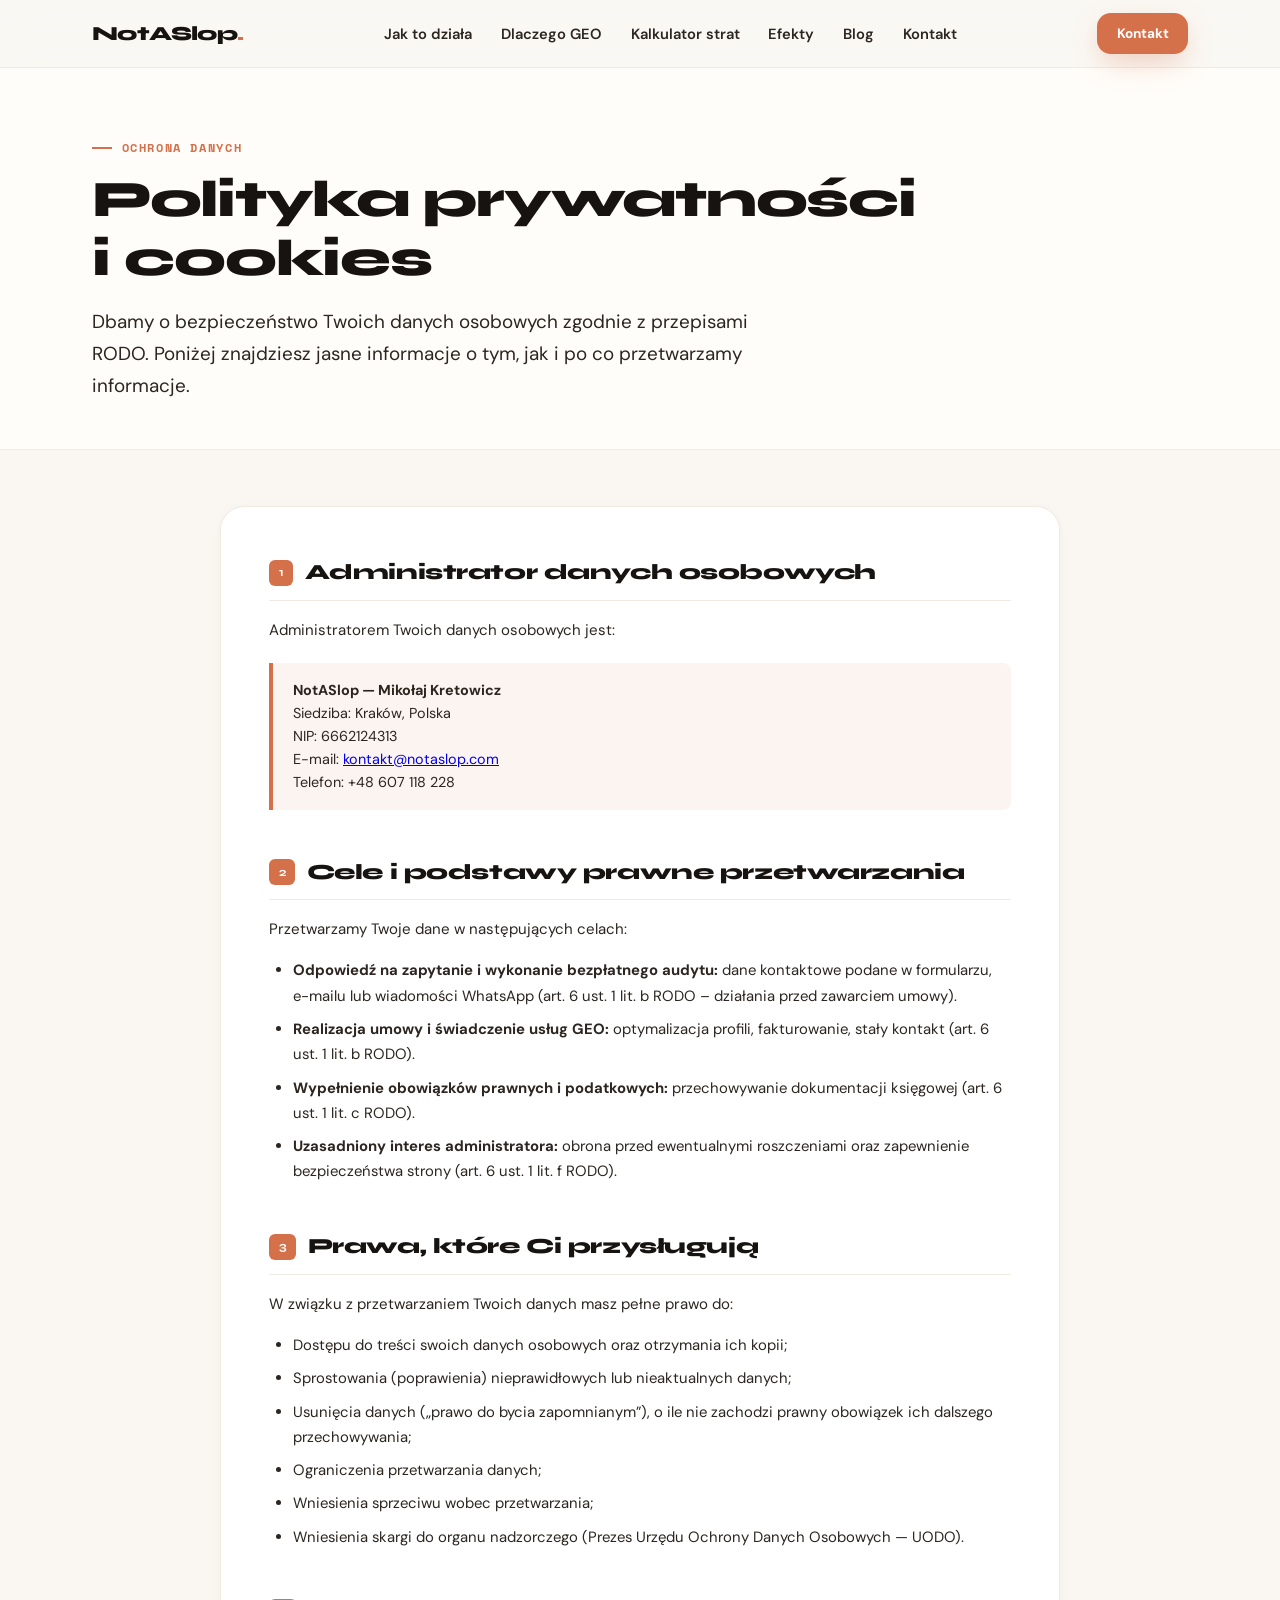
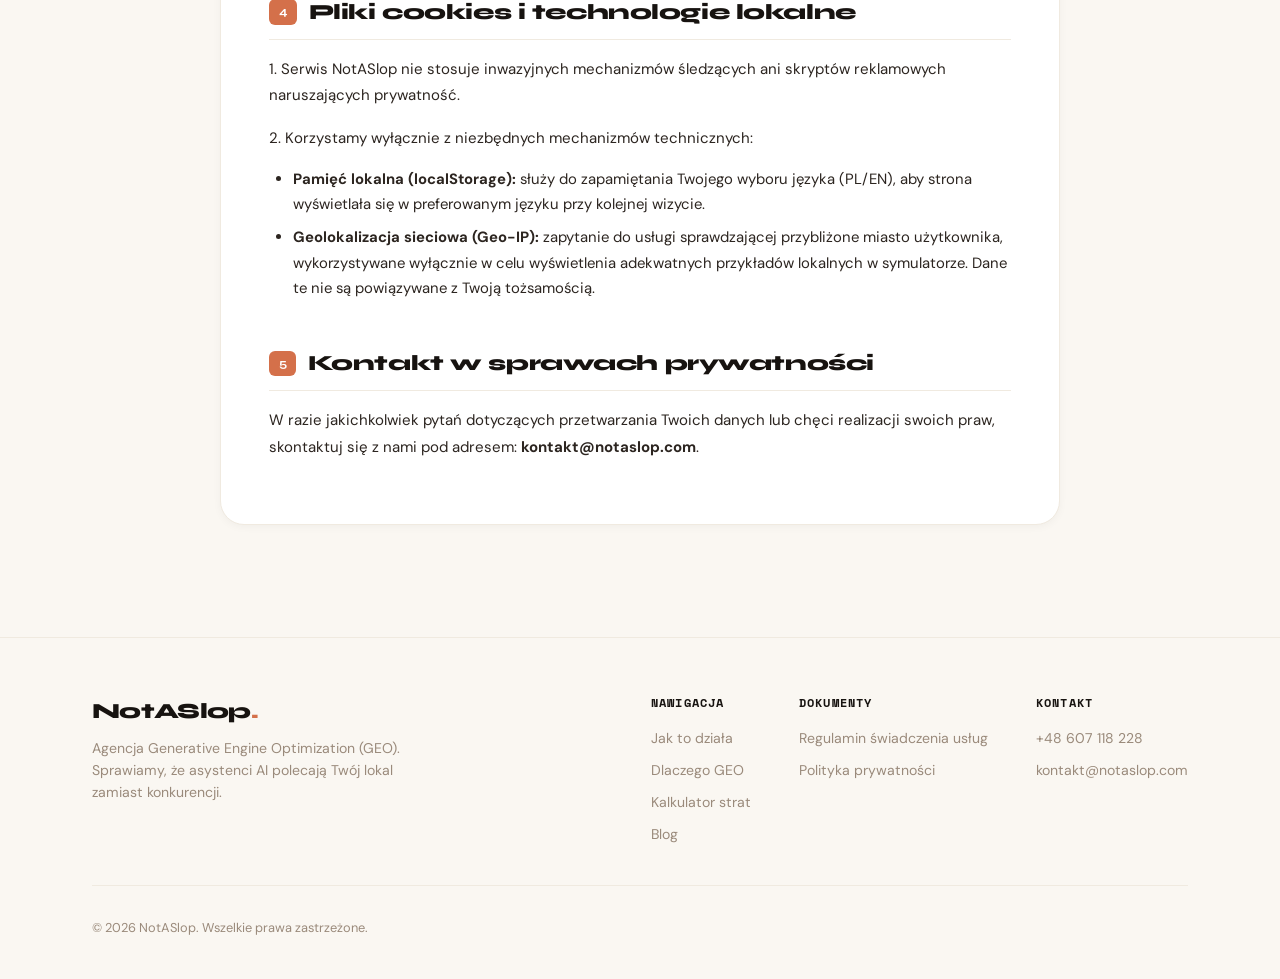
<file: polityka_prywatnosci/index.html>
<!DOCTYPE html>
<html lang="pl">
<head>
  <meta charset="UTF-8" />
  <meta name="viewport" content="width=device-width, initial-scale=1.0" />
  <title>Polityka prywatności | NotASlop</title>
  <meta name="description" content="Polityka prywatności i ochrony danych osobowych (RODO) serwisu NotASlop." />
  <link rel="canonical" href="https://notaslop.com/polityka_prywatnosci/" />
  <meta name="theme-color" content="#D4704A" />
  <meta property="og:title" content="Polityka prywatności | NotASlop" />
  <meta property="og:description" content="Informacje o przetwarzaniu danych osobowych i plikach cookies w serwisie NotASlop." />
  <meta property="og:url" content="https://notaslop.com/polityka_prywatnosci/" />
  <meta property="og:site_name" content="NotASlop" />
  <meta property="og:image" content="https://notaslop.com/og-cover.png" />
  <link rel="icon" type="image/svg+xml" href="/favicon.svg" />

  <!-- Google Fonts Preconnect & Stylesheet -->
  <link rel="preconnect" href="https://fonts.googleapis.com" />
  <link rel="preconnect" href="https://fonts.gstatic.com" crossorigin />
  <link href="https://fonts.googleapis.com/css2?family=DM+Sans:opsz,wght@9..40,300;9..40,400;9..40,500;9..40,600;9..40,700&family=Instrument+Serif:ital@0;1&family=Space+Mono:wght@400;700&family=Syne:wght@600;700;800&display=swap" rel="stylesheet" />
  <link rel="stylesheet" href="/css/main.css" />
</head>
<body>

  <!-- ═══ NAVIGATION ═══ -->
  <nav class="site-nav">
    <div class="sw nav-container">
      <a href="/" class="brand-logo">NotASlop<span>.</span></a>

      <ul class="nav-links">
        <li><a href="/#jak">Jak to działa</a></li>
        <li><a href="/#versus">Dlaczego GEO</a></li>
        <li><a href="/#kalkulator">Kalkulator strat</a></li>
        <li><a href="/#wyniki">Efekty</a></li>
        <li><a href="/blog/">Blog</a></li>
        <li><a href="/kontakt/">Kontakt</a></li>
      </ul>

      <div class="nav-actions">
        <a href="/kontakt/" class="btn btn-primary nav-cta-btn">Kontakt</a>
        <button class="mobile-nav-toggle" id="mobileNavToggle" aria-label="Menu" aria-expanded="false">☰</button>
      </div>
    </div>
  </nav>

  <!-- Mobile Slide-out Drawer -->
  <div class="mobile-menu-drawer" id="mobileNavDrawer">
    <a href="/#jak">Jak to działa</a>
    <a href="/#versus">Dlaczego GEO</a>
    <a href="/#kalkulator">Kalkulator strat</a>
    <a href="/#wyniki">Efekty</a>
    <a href="/blog/">Blog</a>
    <a href="/kontakt/">Kontakt</a>
    <a href="/#audit" class="btn btn-primary" style="margin-top: 1rem;">Bezpłatny pomiar</a>
  </div>

  <!-- ═══ HERO ═══ -->
  <header class="page-hero">
    <div class="sw">
      <div class="section-label">Ochrona danych</div>
      <h1 class="section-title">Polityka prywatności i cookies</h1>
      <p class="section-sub">
        Dbamy o bezpieczeństwo Twoich danych osobowych zgodnie z przepisami RODO. Poniżej znajdziesz jasne informacje o tym, jak i po co przetwarzamy informacje.
      </p>
    </div>
  </header>

  <!-- ═══ MAIN CONTENT ═══ -->
  <main class="sw legal-content-wrap">
    <div class="legal-box">

      <section class="legal-section">
        <h2><span class="sec-badge">1</span> Administrator danych osobowych</h2>
        <p>Administratorem Twoich danych osobowych jest:</p>
        <div class="legal-alert">
          <strong>NotASlop — Mikołaj Kretowicz</strong><br />
          Siedziba: Kraków, Polska<br />
          NIP: 6662124313<br />
          E-mail: <a href="mailto:kontakt@notaslop.com">kontakt@notaslop.com</a><br />
          Telefon: +48 607 118 228
        </div>
      </section>

      <section class="legal-section">
        <h2><span class="sec-badge">2</span> Cele i podstawy prawne przetwarzania</h2>
        <p>Przetwarzamy Twoje dane w następujących celach:</p>
        <ul>
          <li><strong>Odpowiedź na zapytanie i wykonanie bezpłatnego audytu:</strong> dane kontaktowe podane w formularzu, e-mailu lub wiadomości WhatsApp (art. 6 ust. 1 lit. b RODO – działania przed zawarciem umowy).</li>
          <li><strong>Realizacja umowy i świadczenie usług GEO:</strong> optymalizacja profili, fakturowanie, stały kontakt (art. 6 ust. 1 lit. b RODO).</li>
          <li><strong>Wypełnienie obowiązków prawnych i podatkowych:</strong> przechowywanie dokumentacji księgowej (art. 6 ust. 1 lit. c RODO).</li>
          <li><strong>Uzasadniony interes administratora:</strong> obrona przed ewentualnymi roszczeniami oraz zapewnienie bezpieczeństwa strony (art. 6 ust. 1 lit. f RODO).</li>
        </ul>
      </section>

      <section class="legal-section">
        <h2><span class="sec-badge">3</span> Prawa, które Ci przysługują</h2>
        <p>W związku z przetwarzaniem Twoich danych masz pełne prawo do:</p>
        <ul>
          <li>Dostępu do treści swoich danych osobowych oraz otrzymania ich kopii;</li>
          <li>Sprostowania (poprawienia) nieprawidłowych lub nieaktualnych danych;</li>
          <li>Usunięcia danych („prawo do bycia zapomnianym”), o ile nie zachodzi prawny obowiązek ich dalszego przechowywania;</li>
          <li>Ograniczenia przetwarzania danych;</li>
          <li>Wniesienia sprzeciwu wobec przetwarzania;</li>
          <li>Wniesienia skargi do organu nadzorczego (Prezes Urzędu Ochrony Danych Osobowych — UODO).</li>
        </ul>
      </section>

      <section class="legal-section">
        <h2><span class="sec-badge">4</span> Pliki cookies i technologie lokalne</h2>
        <p>1. Serwis NotASlop nie stosuje inwazyjnych mechanizmów śledzących ani skryptów reklamowych naruszających prywatność.</p>
        <p>2. Korzystamy wyłącznie z niezbędnych mechanizmów technicznych:</p>
        <ul>
          <li><strong>Pamięć lokalna (localStorage):</strong> służy do zapamiętania Twojego wyboru języka (PL/EN), aby strona wyświetlała się w preferowanym języku przy kolejnej wizycie.</li>
          <li><strong>Geolokalizacja sieciowa (Geo-IP):</strong> zapytanie do usługi sprawdzającej przybliżone miasto użytkownika, wykorzystywane wyłącznie w celu wyświetlenia adekwatnych przykładów lokalnych w symulatorze. Dane te nie są powiązywane z Twoją tożsamością.</li>
        </ul>
      </section>

      <section class="legal-section">
        <h2><span class="sec-badge">5</span> Kontakt w sprawach prywatności</h2>
        <p>W razie jakichkolwiek pytań dotyczących przetwarzania Twoich danych lub chęci realizacji swoich praw, skontaktuj się z nami pod adresem: <strong>kontakt@notaslop.com</strong>.</p>
      </section>

    </div>
  </main>

  <!-- ═══ FOOTER ═══ -->
  <footer class="site-footer">
    <div class="sw">
      <div class="footer-top">
        <div class="footer-brand">
          <a href="/" class="brand-logo">NotASlop<span>.</span></a>
          <p>Agencja Generative Engine Optimization (GEO). Sprawiamy, że asystenci AI polecają Twój lokal zamiast konkurencji.</p>
        </div>
        <div class="footer-nav">
          <div class="footer-col">
            <h5>Nawigacja</h5>
            <ul>
              <li><a href="/#jak">Jak to działa</a></li>
              <li><a href="/#versus">Dlaczego GEO</a></li>
              <li><a href="/#kalkulator">Kalkulator strat</a></li>
              <li><a href="/blog/">Blog</a></li>
            </ul>
          </div>
          <div class="footer-col">
            <h5>Dokumenty</h5>
            <ul>
              <li><a href="/regulamin/">Regulamin świadczenia usług</a></li>
              <li><a href="/polityka_prywatnosci/">Polityka prywatności</a></li>
            </ul>
          </div>
          <div class="footer-col">
            <h5>Kontakt</h5>
            <ul>
              <li><a href="/kontakt/">+48 607 118 228</a></li>
              <li><a href="mailto:kontakt@notaslop.com">kontakt@notaslop.com</a></li>
            </ul>
          </div>
        </div>
      </div>
      <div class="footer-bottom">
        <div>© 2026 NotASlop. Wszelkie prawa zastrzeżone.</div>
      </div>
    </div>
  </footer>

  <script src="/js/app.js"></script>
</body>
</html>
</file>
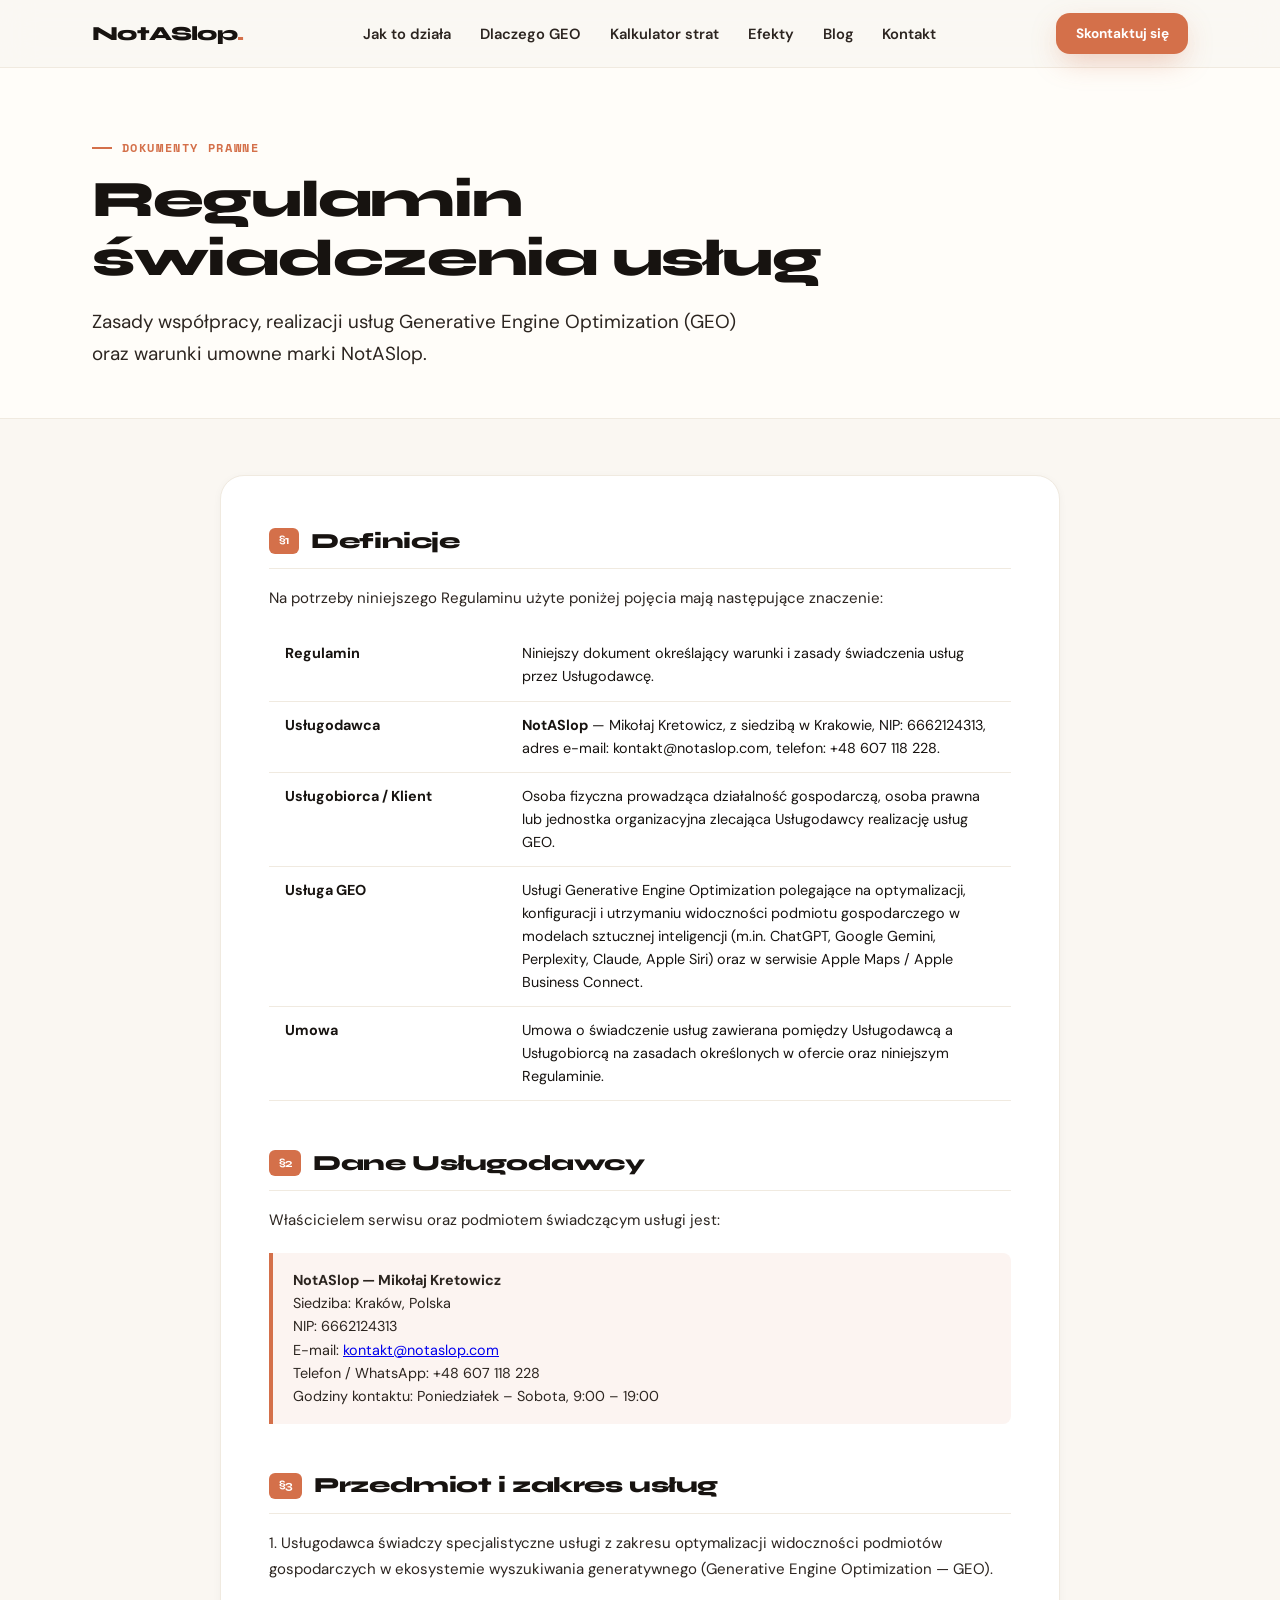
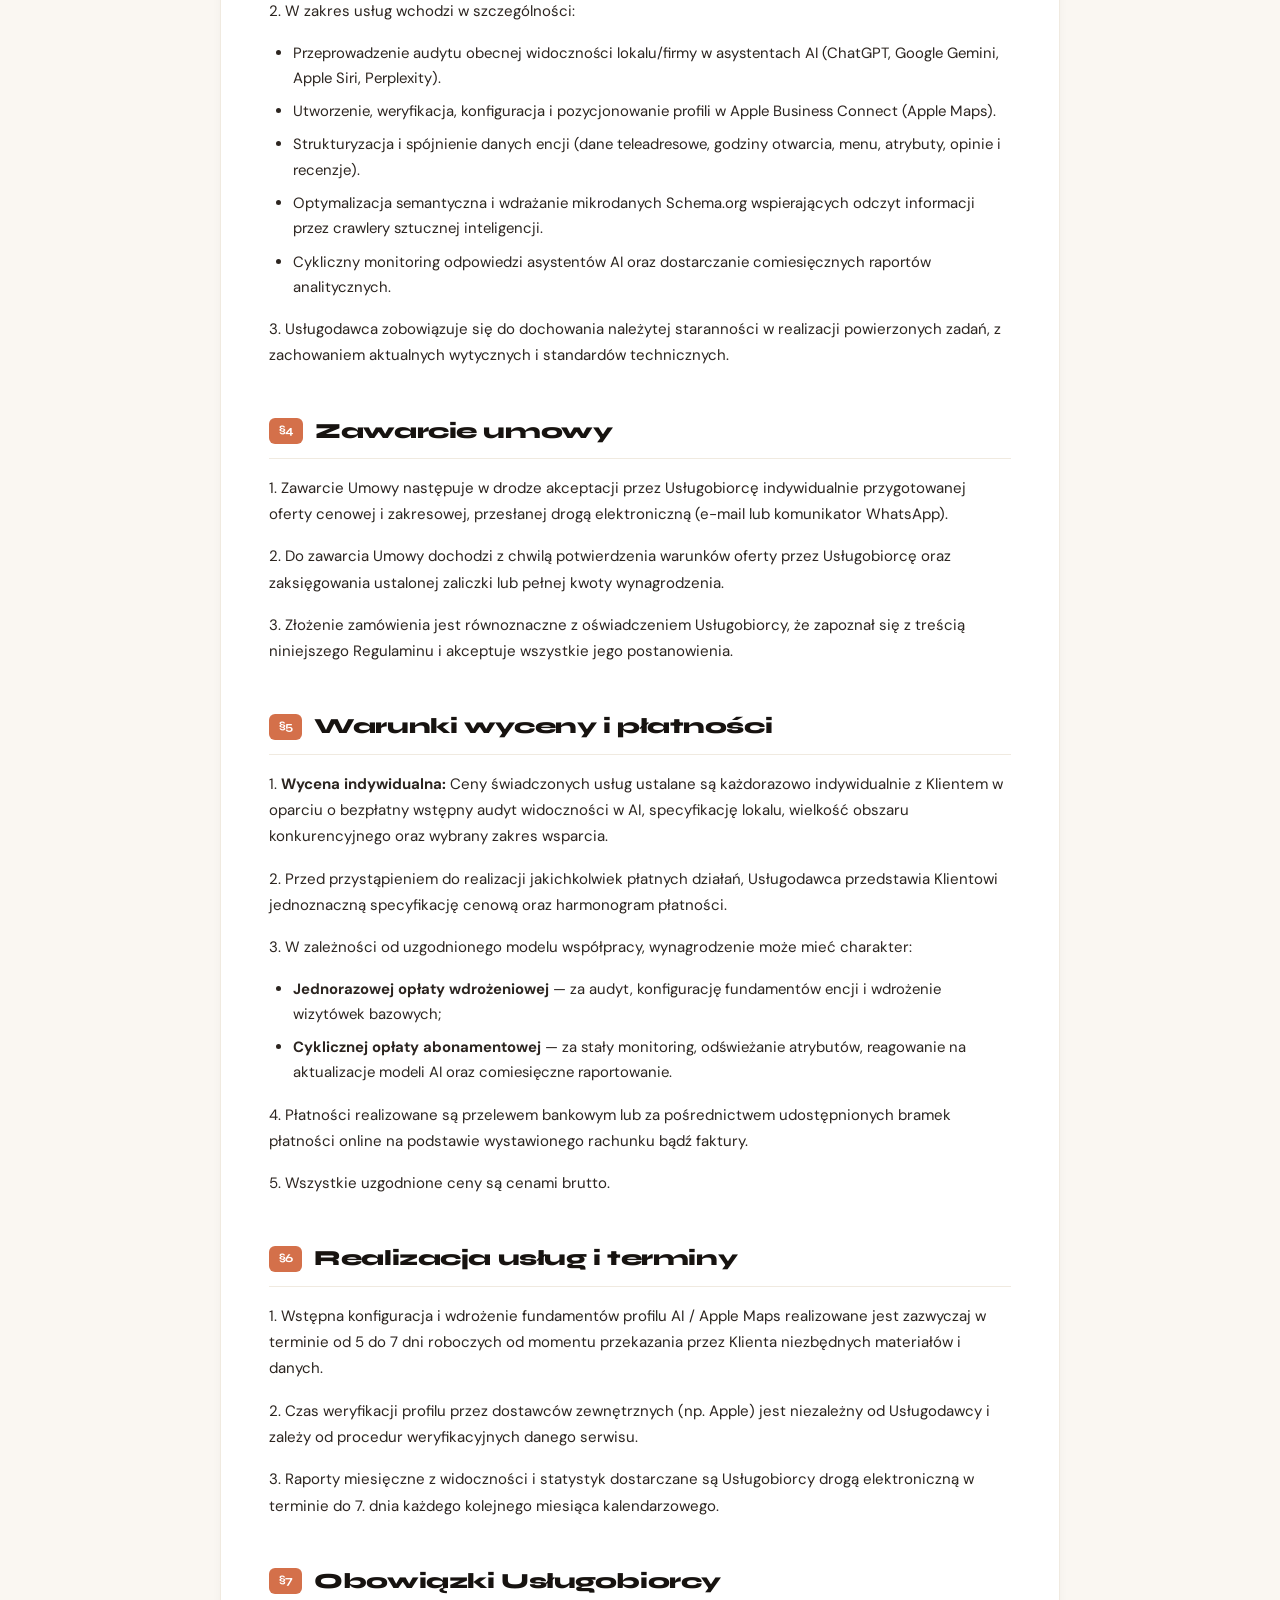
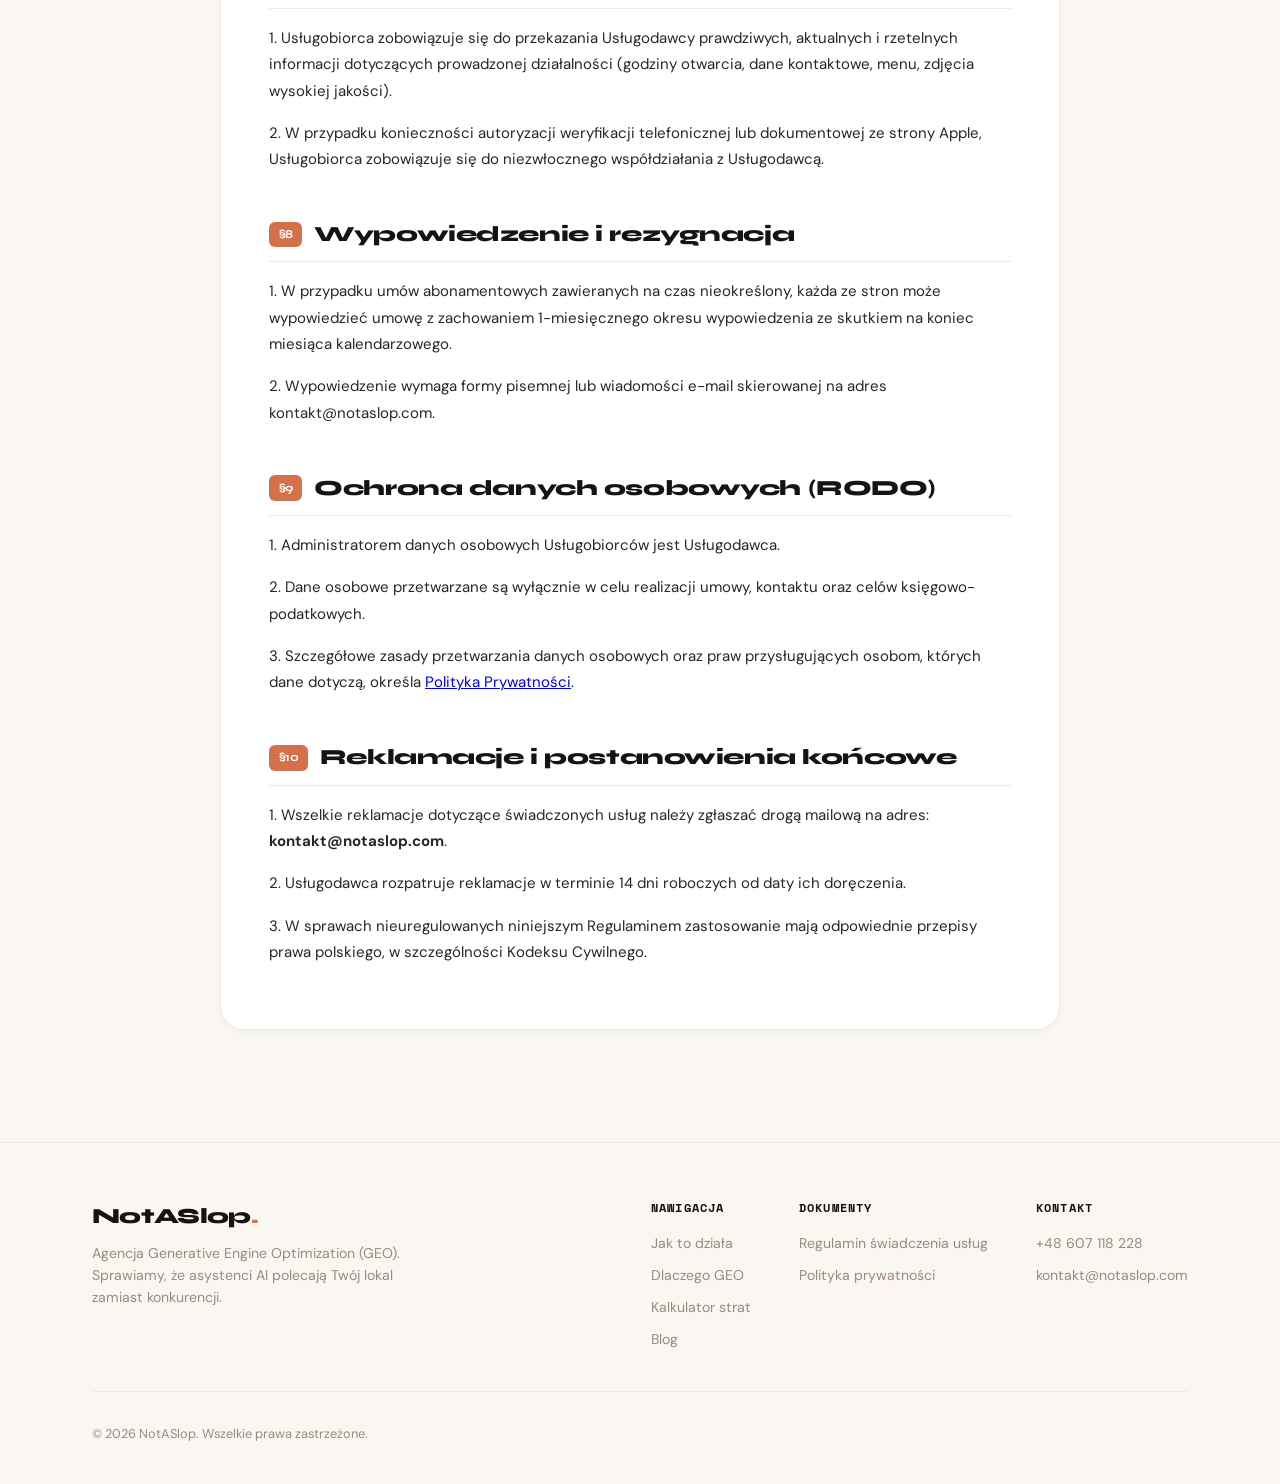
<file: regulamin/index.html>
<!DOCTYPE html>
<html lang="pl">
<head>
  <meta charset="UTF-8" />
  <meta name="viewport" content="width=device-width, initial-scale=1.0" />
  <title>Regulamin świadczenia usług | NotASlop</title>
  <meta name="description" content="Regulamin świadczenia usług Generative Engine Optimization (GEO) oraz zarządzania obecnością w modelach AI i Apple Maps przez markę NotASlop." />
  <link rel="canonical" href="https://notaslop.com/regulamin/" />
  <meta name="theme-color" content="#D4704A" />
  <meta property="og:title" content="Regulamin świadczenia usług | NotASlop" />
  <meta property="og:description" content="Regulamin świadczenia usług przez markę NotASlop." />
  <meta property="og:url" content="https://notaslop.com/regulamin/" />
  <meta property="og:site_name" content="NotASlop" />
  <meta property="og:image" content="https://notaslop.com/og-cover.png" />
  <link rel="icon" type="image/svg+xml" href="/favicon.svg" />

  <!-- Google Fonts Preconnect & Stylesheet -->
  <link rel="preconnect" href="https://fonts.googleapis.com" />
  <link rel="preconnect" href="https://fonts.gstatic.com" crossorigin />
  <link href="https://fonts.googleapis.com/css2?family=DM+Sans:opsz,wght@9..40,300;9..40,400;9..40,500;9..40,600;9..40,700&family=Instrument+Serif:ital@0;1&family=Space+Mono:wght@400;700&family=Syne:wght@600;700;800&display=swap" rel="stylesheet" />
  <link rel="stylesheet" href="/css/main.css" />
</head>
<body>

  <!-- ═══ NAVIGATION ═══ -->
  <nav class="site-nav">
    <div class="sw nav-container">
      <a href="/" class="brand-logo">NotASlop<span>.</span></a>

      <ul class="nav-links">
        <li><a href="/#jak">Jak to działa</a></li>
        <li><a href="/#versus">Dlaczego GEO</a></li>
        <li><a href="/#kalkulator">Kalkulator strat</a></li>
        <li><a href="/#wyniki">Efekty</a></li>
        <li><a href="/blog/">Blog</a></li>
        <li><a href="/kontakt/">Kontakt</a></li>
      </ul>

      <div class="nav-actions">
        <a href="/kontakt/" class="btn btn-primary nav-cta-btn">Skontaktuj się</a>
        <button class="mobile-nav-toggle" id="mobileNavToggle" aria-label="Menu" aria-expanded="false">☰</button>
      </div>
    </div>
  </nav>

  <!-- Mobile Slide-out Drawer -->
  <div class="mobile-menu-drawer" id="mobileNavDrawer">
    <a href="/#jak">Jak to działa</a>
    <a href="/#versus">Dlaczego GEO</a>
    <a href="/#kalkulator">Kalkulator strat</a>
    <a href="/#wyniki">Efekty</a>
    <a href="/blog/">Blog</a>
    <a href="/kontakt/">Kontakt</a>
    <a href="/#audit" class="btn btn-primary" style="margin-top: 1rem;">Bezpłatny pomiar</a>
  </div>

  <!-- ═══ HERO ═══ -->
  <header class="page-hero">
    <div class="sw">
      <div class="section-label">Dokumenty prawne</div>
      <h1 class="section-title">Regulamin świadczenia usług</h1>
      <p class="section-sub">
        Zasady współpracy, realizacji usług Generative Engine Optimization (GEO) oraz warunki umowne marki NotASlop.
      </p>
    </div>
  </header>

  <!-- ═══ REGULAMIN CONTENT ═══ -->
  <main class="sw legal-content-wrap">
    <div class="legal-box">

      <!-- §1 -->
      <section class="legal-section" id="s1">
        <h2><span class="sec-badge">§1</span> Definicje</h2>
        <p>Na potrzeby niniejszego Regulaminu użyte poniżej pojęcia mają następujące znaczenie:</p>
        <table class="legal-table">
          <tr>
            <td>Regulamin</td>
            <td>Niniejszy dokument określający warunki i zasady świadczenia usług przez Usługodawcę.</td>
          </tr>
          <tr>
            <td>Usługodawca</td>
            <td><strong>NotASlop</strong> — Mikołaj Kretowicz, z siedzibą w Krakowie, NIP: 6662124313, adres e-mail: kontakt@notaslop.com, telefon: +48 607 118 228.</td>
          </tr>
          <tr>
            <td>Usługobiorca / Klient</td>
            <td>Osoba fizyczna prowadząca działalność gospodarczą, osoba prawna lub jednostka organizacyjna zlecająca Usługodawcy realizację usług GEO.</td>
          </tr>
          <tr>
            <td>Usługa GEO</td>
            <td>Usługi Generative Engine Optimization polegające na optymalizacji, konfiguracji i utrzymaniu widoczności podmiotu gospodarczego w modelach sztucznej inteligencji (m.in. ChatGPT, Google Gemini, Perplexity, Claude, Apple Siri) oraz w serwisie Apple Maps / Apple Business Connect.</td>
          </tr>
          <tr>
            <td>Umowa</td>
            <td>Umowa o świadczenie usług zawierana pomiędzy Usługodawcą a Usługobiorcą na zasadach określonych w ofercie oraz niniejszym Regulaminie.</td>
          </tr>
        </table>
      </section>

      <!-- §2 -->
      <section class="legal-section" id="s2">
        <h2><span class="sec-badge">§2</span> Dane Usługodawcy</h2>
        <p>Właścicielem serwisu oraz podmiotem świadczącym usługi jest:</p>
        <div class="legal-alert">
          <strong>NotASlop — Mikołaj Kretowicz</strong><br />
          Siedziba: Kraków, Polska<br />
          NIP: 6662124313<br />
          E-mail: <a href="mailto:kontakt@notaslop.com">kontakt@notaslop.com</a><br />
          Telefon / WhatsApp: +48 607 118 228<br />
          Godziny kontaktu: Poniedziałek – Sobota, 9:00 – 19:00
        </div>
      </section>

      <!-- §3 -->
      <section class="legal-section" id="s3">
        <h2><span class="sec-badge">§3</span> Przedmiot i zakres usług</h2>
        <p>1. Usługodawca świadczy specjalistyczne usługi z zakresu optymalizacji widoczności podmiotów gospodarczych w ekosystemie wyszukiwania generatywnego (Generative Engine Optimization — GEO).</p>
        <p>2. W zakres usług wchodzi w szczególności:</p>
        <ul>
          <li>Przeprowadzenie audytu obecnej widoczności lokalu/firmy w asystentach AI (ChatGPT, Google Gemini, Apple Siri, Perplexity).</li>
          <li>Utworzenie, weryfikacja, konfiguracja i pozycjonowanie profili w Apple Business Connect (Apple Maps).</li>
          <li>Strukturyzacja i spójnienie danych encji (dane teleadresowe, godziny otwarcia, menu, atrybuty, opinie i recenzje).</li>
          <li>Optymalizacja semantyczna i wdrażanie mikrodanych Schema.org wspierających odczyt informacji przez crawlery sztucznej inteligencji.</li>
          <li>Cykliczny monitoring odpowiedzi asystentów AI oraz dostarczanie comiesięcznych raportów analitycznych.</li>
        </ul>
        <p>3. Usługodawca zobowiązuje się do dochowania należytej staranności w realizacji powierzonych zadań, z zachowaniem aktualnych wytycznych i standardów technicznych.</p>
      </section>

      <!-- §4 -->
      <section class="legal-section" id="s4">
        <h2><span class="sec-badge">§4</span> Zawarcie umowy</h2>
        <p>1. Zawarcie Umowy następuje w drodze akceptacji przez Usługobiorcę indywidualnie przygotowanej oferty cenowej i zakresowej, przesłanej drogą elektroniczną (e-mail lub komunikator WhatsApp).</p>
        <p>2. Do zawarcia Umowy dochodzi z chwilą potwierdzenia warunków oferty przez Usługobiorcę oraz zaksięgowania ustalonej zaliczki lub pełnej kwoty wynagrodzenia.</p>
        <p>3. Złożenie zamówienia jest równoznaczne z oświadczeniem Usługobiorcy, że zapoznał się z treścią niniejszego Regulaminu i akceptuje wszystkie jego postanowienia.</p>
      </section>

      <!-- §5 (USUNIĘTY SZTYWNY CENNIK — ZGODNIE Z DYSPOZYCJĄ WŁAŚCICIELA) -->
      <section class="legal-section" id="s5">
        <h2><span class="sec-badge">§5</span> Warunki wyceny i płatności</h2>
        <p>1. <strong>Wycena indywidualna:</strong> Ceny świadczonych usług ustalane są każdorazowo indywidualnie z Klientem w oparciu o bezpłatny wstępny audyt widoczności w AI, specyfikację lokalu, wielkość obszaru konkurencyjnego oraz wybrany zakres wsparcia.</p>
        <p>2. Przed przystąpieniem do realizacji jakichkolwiek płatnych działań, Usługodawca przedstawia Klientowi jednoznaczną specyfikację cenową oraz harmonogram płatności.</p>
        <p>3. W zależności od uzgodnionego modelu współpracy, wynagrodzenie może mieć charakter:</p>
        <ul>
          <li><strong>Jednorazowej opłaty wdrożeniowej</strong> — za audyt, konfigurację fundamentów encji i wdrożenie wizytówek bazowych;</li>
          <li><strong>Cyklicznej opłaty abonamentowej</strong> — za stały monitoring, odświeżanie atrybutów, reagowanie na aktualizacje modeli AI oraz comiesięczne raportowanie.</li>
        </ul>
        <p>4. Płatności realizowane są przelewem bankowym lub za pośrednictwem udostępnionych bramek płatności online na podstawie wystawionego rachunku bądź faktury.</p>
        <p>5. Wszystkie uzgodnione ceny są cenami brutto.</p>
      </section>

      <!-- §6 -->
      <section class="legal-section" id="s6">
        <h2><span class="sec-badge">§6</span> Realizacja usług i terminy</h2>
        <p>1. Wstępna konfiguracja i wdrożenie fundamentów profilu AI / Apple Maps realizowane jest zazwyczaj w terminie od 5 do 7 dni roboczych od momentu przekazania przez Klienta niezbędnych materiałów i danych.</p>
        <p>2. Czas weryfikacji profilu przez dostawców zewnętrznych (np. Apple) jest niezależny od Usługodawcy i zależy od procedur weryfikacyjnych danego serwisu.</p>
        <p>3. Raporty miesięczne z widoczności i statystyk dostarczane są Usługobiorcy drogą elektroniczną w terminie do 7. dnia każdego kolejnego miesiąca kalendarzowego.</p>
      </section>

      <!-- §7 -->
      <section class="legal-section" id="s7">
        <h2><span class="sec-badge">§7</span> Obowiązki Usługobiorcy</h2>
        <p>1. Usługobiorca zobowiązuje się do przekazania Usługodawcy prawdziwych, aktualnych i rzetelnych informacji dotyczących prowadzonej działalności (godziny otwarcia, dane kontaktowe, menu, zdjęcia wysokiej jakości).</p>
        <p>2. W przypadku konieczności autoryzacji weryfikacji telefonicznej lub dokumentowej ze strony Apple, Usługobiorca zobowiązuje się do niezwłocznego współdziałania z Usługodawcą.</p>
      </section>

      <!-- §8 -->
      <section class="legal-section" id="s8">
        <h2><span class="sec-badge">§8</span> Wypowiedzenie i rezygnacja</h2>
        <p>1. W przypadku umów abonamentowych zawieranych na czas nieokreślony, każda ze stron może wypowiedzieć umowę z zachowaniem 1-miesięcznego okresu wypowiedzenia ze skutkiem na koniec miesiąca kalendarzowego.</p>
        <p>2. Wypowiedzenie wymaga formy pisemnej lub wiadomości e-mail skierowanej na adres kontakt@notaslop.com.</p>
      </section>

      <!-- §9 -->
      <section class="legal-section" id="s9">
        <h2><span class="sec-badge">§9</span> Ochrona danych osobowych (RODO)</h2>
        <p>1. Administratorem danych osobowych Usługobiorców jest Usługodawca.</p>
        <p>2. Dane osobowe przetwarzane są wyłącznie w celu realizacji umowy, kontaktu oraz celów księgowo-podatkowych.</p>
        <p>3. Szczegółowe zasady przetwarzania danych osobowych oraz praw przysługujących osobom, których dane dotyczą, określa <a href="/polityka_prywatnosci/">Polityka Prywatności</a>.</p>
      </section>

      <!-- §10 -->
      <section class="legal-section" id="s10">
        <h2><span class="sec-badge">§10</span> Reklamacje i postanowienia końcowe</h2>
        <p>1. Wszelkie reklamacje dotyczące świadczonych usług należy zgłaszać drogą mailową na adres: <strong>kontakt@notaslop.com</strong>.</p>
        <p>2. Usługodawca rozpatruje reklamacje w terminie 14 dni roboczych od daty ich doręczenia.</p>
        <p>3. W sprawach nieuregulowanych niniejszym Regulaminem zastosowanie mają odpowiednie przepisy prawa polskiego, w szczególności Kodeksu Cywilnego.</p>
      </section>

    </div>
  </main>

  <!-- ═══ FOOTER ═══ -->
  <footer class="site-footer">
    <div class="sw">
      <div class="footer-top">
        <div class="footer-brand">
          <a href="/" class="brand-logo">NotASlop<span>.</span></a>
          <p>Agencja Generative Engine Optimization (GEO). Sprawiamy, że asystenci AI polecają Twój lokal zamiast konkurencji.</p>
        </div>
        <div class="footer-nav">
          <div class="footer-col">
            <h5>Nawigacja</h5>
            <ul>
              <li><a href="/#jak">Jak to działa</a></li>
              <li><a href="/#versus">Dlaczego GEO</a></li>
              <li><a href="/#kalkulator">Kalkulator strat</a></li>
              <li><a href="/blog/">Blog</a></li>
            </ul>
          </div>
          <div class="footer-col">
            <h5>Dokumenty</h5>
            <ul>
              <li><a href="/regulamin/">Regulamin świadczenia usług</a></li>
              <li><a href="/polityka_prywatnosci/">Polityka prywatności</a></li>
            </ul>
          </div>
          <div class="footer-col">
            <h5>Kontakt</h5>
            <ul>
              <li><a href="/kontakt/">+48 607 118 228</a></li>
              <li><a href="mailto:kontakt@notaslop.com">kontakt@notaslop.com</a></li>
            </ul>
          </div>
        </div>
      </div>
      <div class="footer-bottom">
        <div>© 2026 NotASlop. Wszelkie prawa zastrzeżone.</div>
      </div>
  </footer>

  <script src="/js/app.js"></script>
</body>
</html>
</file>
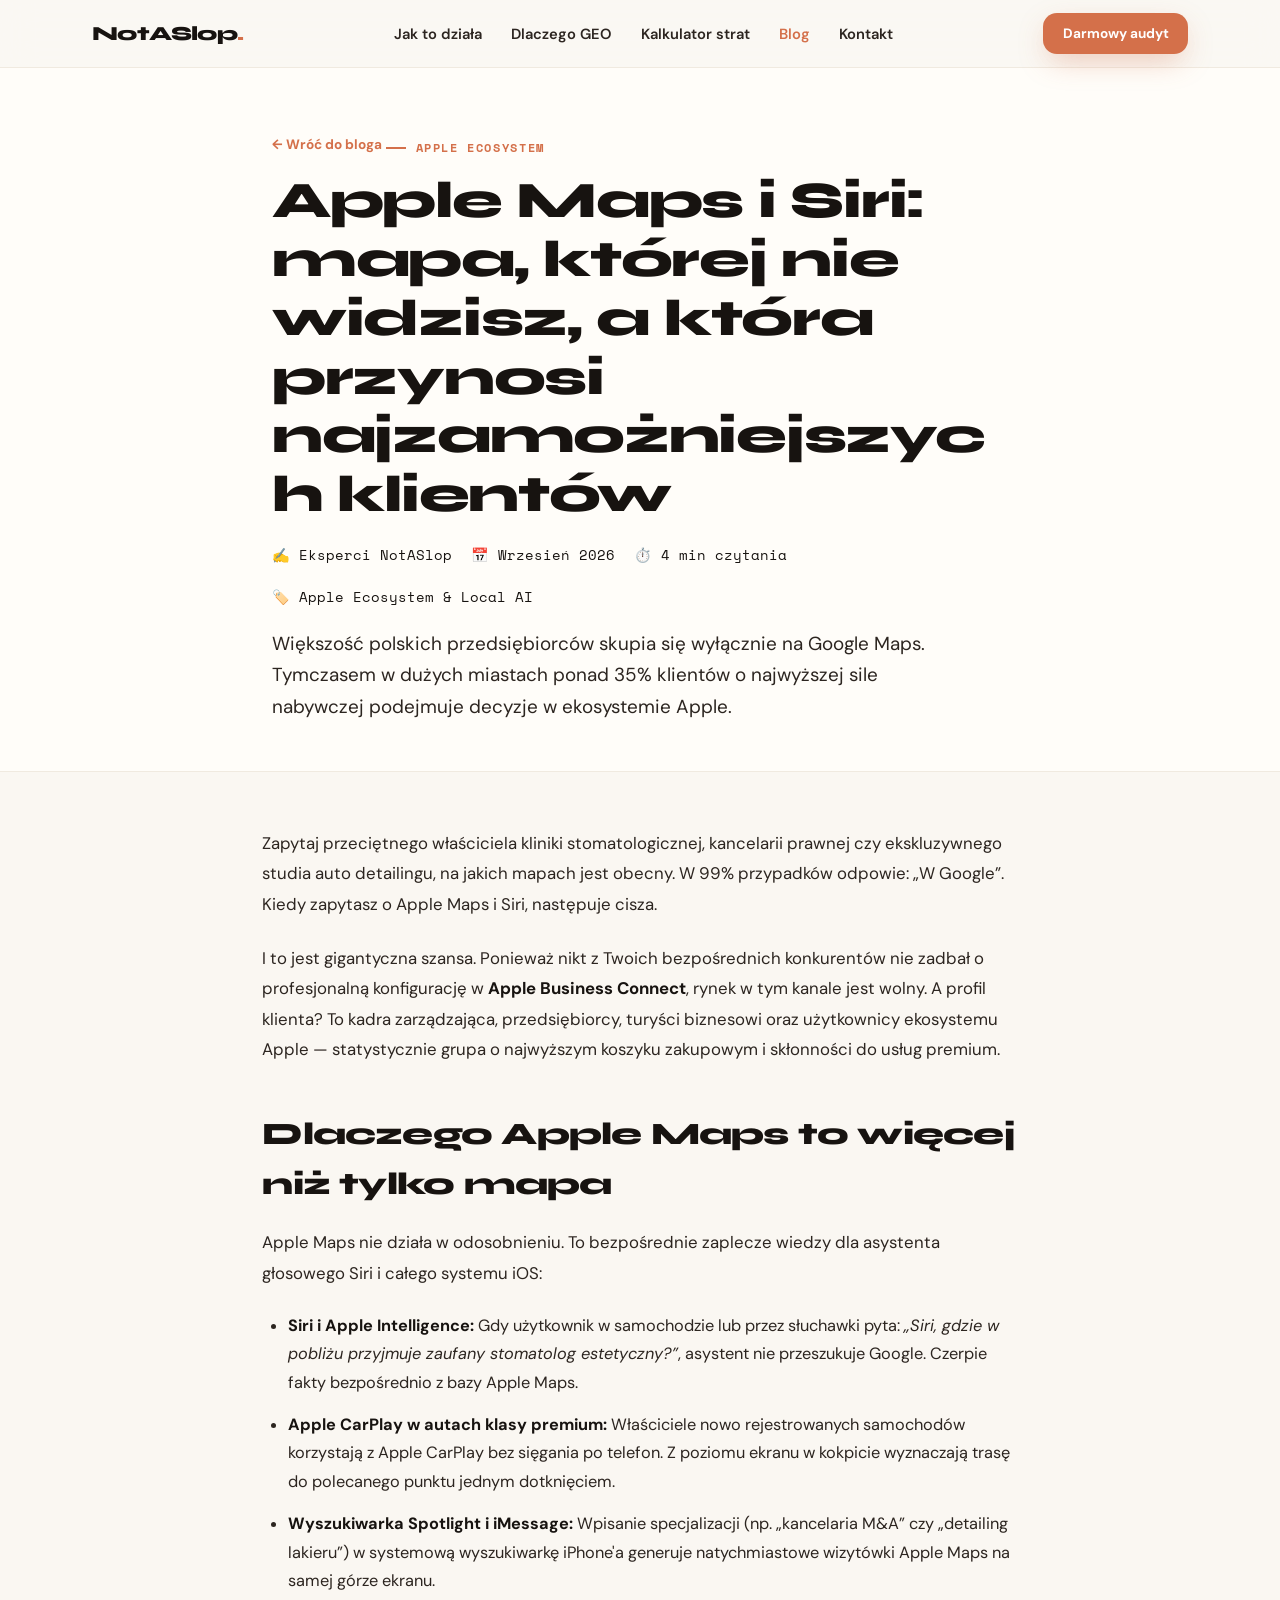
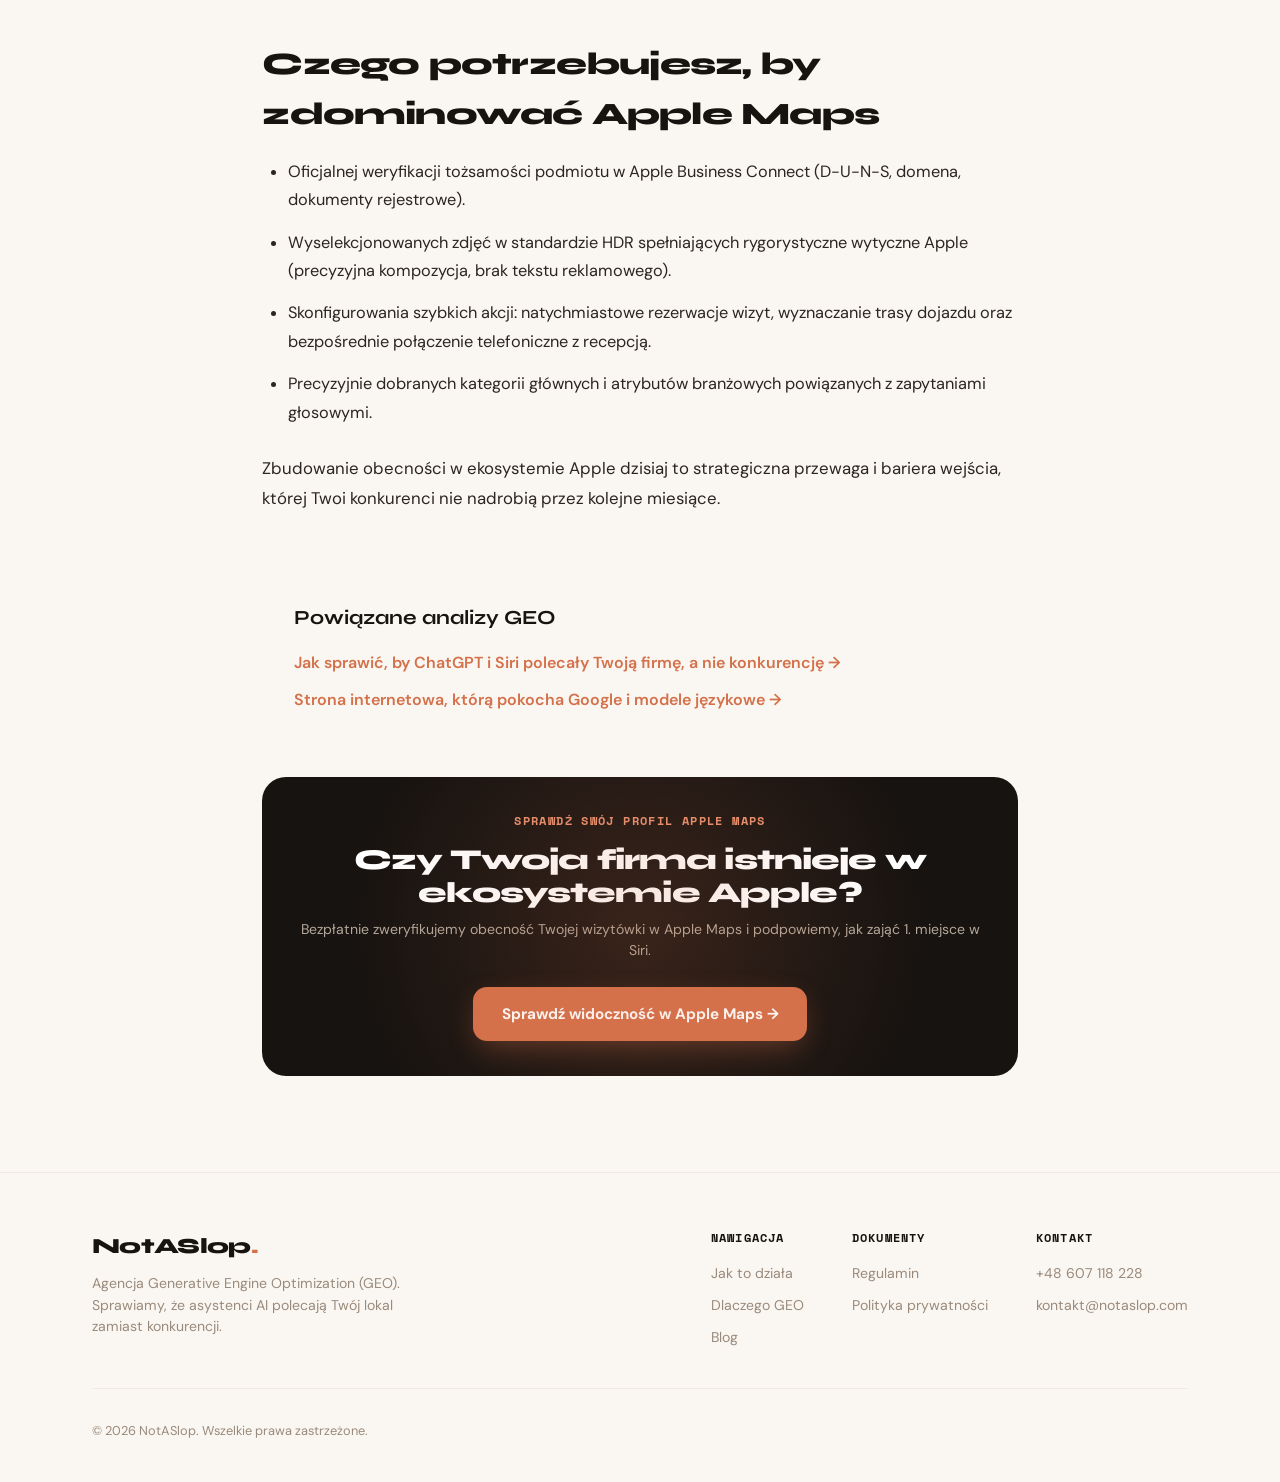
<file: blog/apple-maps-i-siri-lokalna-widocznosc/index.html>
<!DOCTYPE html>
<html lang="pl">
<head>
  <meta charset="UTF-8" />
  <meta name="viewport" content="width=device-width, initial-scale=1.0" />
  <title>Apple Maps i Siri: nowa walka o lokalnego klienta | NotASlop</title>
  <meta name="description" content="Dlaczego domyślna mapa każdego użytkownika iPhone'a w Polsce to strategiczna luka marketingowa, którą warto zająć." />
  <link rel="canonical" href="https://notaslop.com/blog/apple-maps-i-siri-lokalna-widocznosc/" />
  <meta name="theme-color" content="#D4704A" />
  <meta property="og:type" content="article" />
  <meta property="og:title" content="Apple Maps i Siri: nowa walka o lokalnego klienta | NotASlop" />
  <meta property="og:description" content="Dlaczego Apple Maps to strategiczna luka marketingowa w Polsce." />
  <meta property="og:url" content="https://notaslop.com/blog/apple-maps-i-siri-lokalna-widocznosc/" />
  <meta property="og:site_name" content="NotASlop" />
  <meta property="og:image" content="https://notaslop.com/og-cover.png" />
  <link rel="icon" type="image/svg+xml" href="/favicon.svg" />

  <!-- Schema.org BlogPosting -->
  <script type="application/ld+json">
  {
    "@context": "https://schema.org",
    "@type": "BlogPosting",
    "mainEntityOfPage": {
      "@type": "WebPage",
      "@id": "https://notaslop.com/blog/apple-maps-i-siri-lokalna-widocznosc/"
    },
    "headline": "Apple Maps i Siri: nowa walka o lokalnego klienta",
    "description": "Dlaczego domyślna mapa każdego użytkownika iPhone'a w Polsce to strategiczna luka marketingowa, którą warto zająć.",
    "image": "https://notaslop.com/og-cover.png",
    "author": {
      "@type": "Organization",
      "name": "Eksperci NotASlop",
      "url": "https://notaslop.com/"
    },
    "publisher": {
      "@type": "Organization",
      "name": "NotASlop",
      "logo": {
        "@type": "ImageObject",
        "url": "https://notaslop.com/favicon.svg"
      }
    },
    "datePublished": "2026-09-05",
    "dateModified": "2026-09-17"
  }
  </script>

  <!-- Google Fonts Preconnect & Stylesheet -->
  <link rel="preconnect" href="https://fonts.googleapis.com" />
  <link rel="preconnect" href="https://fonts.gstatic.com" crossorigin />
  <link href="https://fonts.googleapis.com/css2?family=DM+Sans:opsz,wght@9..40,300;9..40,400;9..40,500;9..40,600;9..40,700&family=Instrument+Serif:ital@0;1&family=Space+Mono:wght@400;700&family=Syne:wght@600;700;800&display=swap" rel="stylesheet" />
  <link rel="stylesheet" href="/css/main.css" />
  <style>
    .article-wrap { max-width: 800px; margin: 0 auto; padding: 3.5rem 1.4rem 6rem; }
    .article-body p { font-size: 1.05rem; line-height: 1.82; color: var(--ink-2); margin-bottom: 1.45rem; }
    .article-body h2 { font-family: var(--fd); font-size: clamp(1.45rem, 3.6vw, 1.95rem); font-weight: 800; letter-spacing: -0.025em; margin: 2.8rem 0 1.1rem; color: var(--ink); }
    .article-body ul { padding-left: 1.6rem; margin-bottom: 1.6rem; display: flex; flex-direction: column; gap: 0.85rem; }
    .article-body li { font-size: 1.02rem; line-height: 1.75; color: var(--ink-2); }
    .article-body strong { color: var(--ink); }
  </style>
</head>
<body>

  <!-- ═══ NAVIGATION ═══ -->
  <nav class="site-nav">
    <div class="sw nav-container">
      <a href="/" class="brand-logo">NotASlop<span>.</span></a>
      <ul class="nav-links">
        <li><a href="/#jak">Jak to działa</a></li>
        <li><a href="/#versus">Dlaczego GEO</a></li>
        <li><a href="/#kalkulator">Kalkulator strat</a></li>
        <li><a href="/blog/" style="color: var(--terra);">Blog</a></li>
        <li><a href="/kontakt/">Kontakt</a></li>
      </ul>
      <div class="nav-actions">
        <a href="/#audit" class="btn btn-primary nav-cta-btn">Darmowy audyt</a>
        <button class="mobile-nav-toggle" id="mobileNavToggle" aria-label="Menu" aria-expanded="false">☰</button>
      </div>
    </div>
  </nav>

  <!-- Mobile Slide-out Drawer -->
  <div class="mobile-menu-drawer" id="mobileNavDrawer">
    <a href="/#jak">Jak to działa</a>
    <a href="/#versus">Dlaczego GEO</a>
    <a href="/#kalkulator">Kalkulator strat</a>
    <a href="/#wyniki">Efekty</a>
    <a href="/blog/">Blog</a>
    <a href="/kontakt/">Kontakt</a>
    <a href="/#audit" class="btn btn-primary" style="margin-top: 1rem;">Bezpłatny pomiar</a>
  </div>

  <!-- ═══ ARTICLE HERO ═══ -->
  <header class="page-hero">
    <div class="sw" style="max-width: 800px;">
      <a href="/blog/" style="display:inline-block; margin-bottom:1rem; color:var(--terra); text-decoration:none; font-weight:700; font-size:0.85rem;">← Wróć do bloga</a>
      <div class="section-label">Apple Ecosystem</div>
      <h1 class="section-title">Apple Maps i Siri: mapa, której nie widzisz, a która przynosi najzamożniejszych klientów</h1>
      <div class="article-meta" style="display:flex; align-items:center; gap:1.2rem; margin:1.2rem 0 0; font-size:0.88rem; color:var(--ink-muted); font-family:var(--fm); flex-wrap:wrap;">
        <span>✍️ Eksperci NotASlop</span>
        <span>📅 Wrzesień 2026</span>
        <span>⏱️ 4 min czytania</span>
        <span>🏷️ Apple Ecosystem & Local AI</span>
      </div>
      <p class="section-sub" style="margin-top: 1.2rem;">
        Większość polskich przedsiębiorców skupia się wyłącznie na Google Maps. Tymczasem w dużych miastach ponad 35% klientów o najwyższej sile nabywczej podejmuje decyzje w ekosystemie Apple.
      </p>
    </div>
  </header>

  <!-- ═══ ARTICLE BODY ═══ -->
  <main class="article-wrap">
    <article class="article-body">
      <p>Zapytaj przeciętnego właściciela kliniki stomatologicznej, kancelarii prawnej czy ekskluzywnego studia auto detailingu, na jakich mapach jest obecny. W 99% przypadków odpowie: „W Google”. Kiedy zapytasz o Apple Maps i Siri, następuje cisza.</p>

      <p>I to jest gigantyczna szansa. Ponieważ nikt z Twoich bezpośrednich konkurentów nie zadbał o profesjonalną konfigurację w <strong>Apple Business Connect</strong>, rynek w tym kanale jest wolny. A profil klienta? To kadra zarządzająca, przedsiębiorcy, turyści biznesowi oraz użytkownicy ekosystemu Apple — statystycznie grupa o najwyższym koszyku zakupowym i skłonności do usług premium.</p>

      <h2>Dlaczego Apple Maps to więcej niż tylko mapa</h2>
      <p>Apple Maps nie działa w odosobnieniu. To bezpośrednie zaplecze wiedzy dla asystenta głosowego Siri i całego systemu iOS:</p>
      <ul>
        <li><strong>Siri i Apple Intelligence:</strong> Gdy użytkownik w samochodzie lub przez słuchawki pyta: <em>„Siri, gdzie w pobliżu przyjmuje zaufany stomatolog estetyczny?”</em>, asystent nie przeszukuje Google. Czerpie fakty bezpośrednio z bazy Apple Maps.</li>
        <li><strong>Apple CarPlay w autach klasy premium:</strong> Właściciele nowo rejestrowanych samochodów korzystają z Apple CarPlay bez sięgania po telefon. Z poziomu ekranu w kokpicie wyznaczają trasę do polecanego punktu jednym dotknięciem.</li>
        <li><strong>Wyszukiwarka Spotlight i iMessage:</strong> Wpisanie specjalizacji (np. „kancelaria M&A” czy „detailing lakieru”) w systemową wyszukiwarkę iPhone'a generuje natychmiastowe wizytówki Apple Maps na samej górze ekranu.</li>
      </ul>

      <h2>Czego potrzebujesz, by zdominować Apple Maps</h2>
      <ul>
        <li>Oficjalnej weryfikacji tożsamości podmiotu w Apple Business Connect (D-U-N-S, domena, dokumenty rejestrowe).</li>
        <li>Wyselekcjonowanych zdjęć w standardzie HDR spełniających rygorystyczne wytyczne Apple (precyzyjna kompozycja, brak tekstu reklamowego).</li>
        <li>Skonfigurowania szybkich akcji: natychmiastowe rezerwacje wizyt, wyznaczanie trasy dojazdu oraz bezpośrednie połączenie telefoniczne z recepcją.</li>
        <li>Precyzyjnie dobranych kategorii głównych i atrybutów branżowych powiązanych z zapytaniami głosowymi.</li>
      </ul>

      <p>Zbudowanie obecności w ekosystemie Apple dzisiaj to strategiczna przewaga i bariera wejścia, której Twoi konkurenci nie nadrobią przez kolejne miesiące.</p>
    </article>

    <!-- Internal Linking Box -->
    <div class="related-articles-box" style="margin-top: 3.5rem; padding: 2rem; background: var(--bg-card); border-radius: var(--radius-md); border: 1px solid var(--border-subtle);">
      <h3 style="font-family: var(--fd); font-size: 1.25rem; margin-bottom: 1rem; color: var(--ink);">Powiązane analizy GEO</h3>
      <ul style="list-style: none; padding: 0; display: flex; flex-direction: column; gap: 0.75rem;">
        <li><a href="/blog/jak-byc-polecanym-przez-chatgpt-i-siri/" style="color: var(--terra); font-weight: 600; text-decoration: none;">Jak sprawić, by ChatGPT i Siri polecały Twoją firmę, a nie konkurencję →</a></li>
        <li><a href="/blog/strona-internetowa-ktora-sprzedaje/" style="color: var(--terra); font-weight: 600; text-decoration: none;">Strona internetowa, którą pokocha Google i modele językowe →</a></li>
      </ul>
    </div>

    <!-- Call to action inside post -->
    <div class="calc-result-card" style="margin-top: 2rem;">
      <div class="calc-result-tag">Sprawdź swój profil Apple Maps</div>
      <div class="calc-amount" style="font-size: 1.8rem;">Czy Twoja firma istnieje w ekosystemie Apple?</div>
      <p class="calc-subtext">Bezpłatnie zweryfikujemy obecność Twojej wizytówki w Apple Maps i podpowiemy, jak zająć 1. miejsce w Siri.</p>
      <a href="/#audit" class="btn btn-primary">Sprawdź widoczność w Apple Maps →</a>
    </div>
  </main>

  <!-- ═══ FOOTER ═══ -->
  <footer class="site-footer">
    <div class="sw">
      <div class="footer-top">
        <div class="footer-brand">
          <a href="/" class="brand-logo">NotASlop<span>.</span></a>
          <p>Agencja Generative Engine Optimization (GEO). Sprawiamy, że asystenci AI polecają Twój lokal zamiast konkurencji.</p>
        </div>
        <div class="footer-nav">
          <div class="footer-col">
            <h5>Nawigacja</h5>
            <ul>
              <li><a href="/#jak">Jak to działa</a></li>
              <li><a href="/#versus">Dlaczego GEO</a></li>
              <li><a href="/blog/">Blog</a></li>
            </ul>
          </div>
          <div class="footer-col">
            <h5>Dokumenty</h5>
            <ul>
              <li><a href="/regulamin/">Regulamin</a></li>
              <li><a href="/polityka_prywatnosci/">Polityka prywatności</a></li>
            </ul>
          </div>
          <div class="footer-col">
            <h5>Kontakt</h5>
            <ul>
              <li><a href="/kontakt/">+48 607 118 228</a></li>
              <li><a href="mailto:kontakt@notaslop.com">kontakt@notaslop.com</a></li>
            </ul>
          </div>
        </div>
      </div>
      <div class="footer-bottom">
        <div>© 2026 NotASlop. Wszelkie prawa zastrzeżone.</div>
      </div>
    </div>
  </footer>

  <script src="/js/app.js"></script>
</body>
</html>
</file>
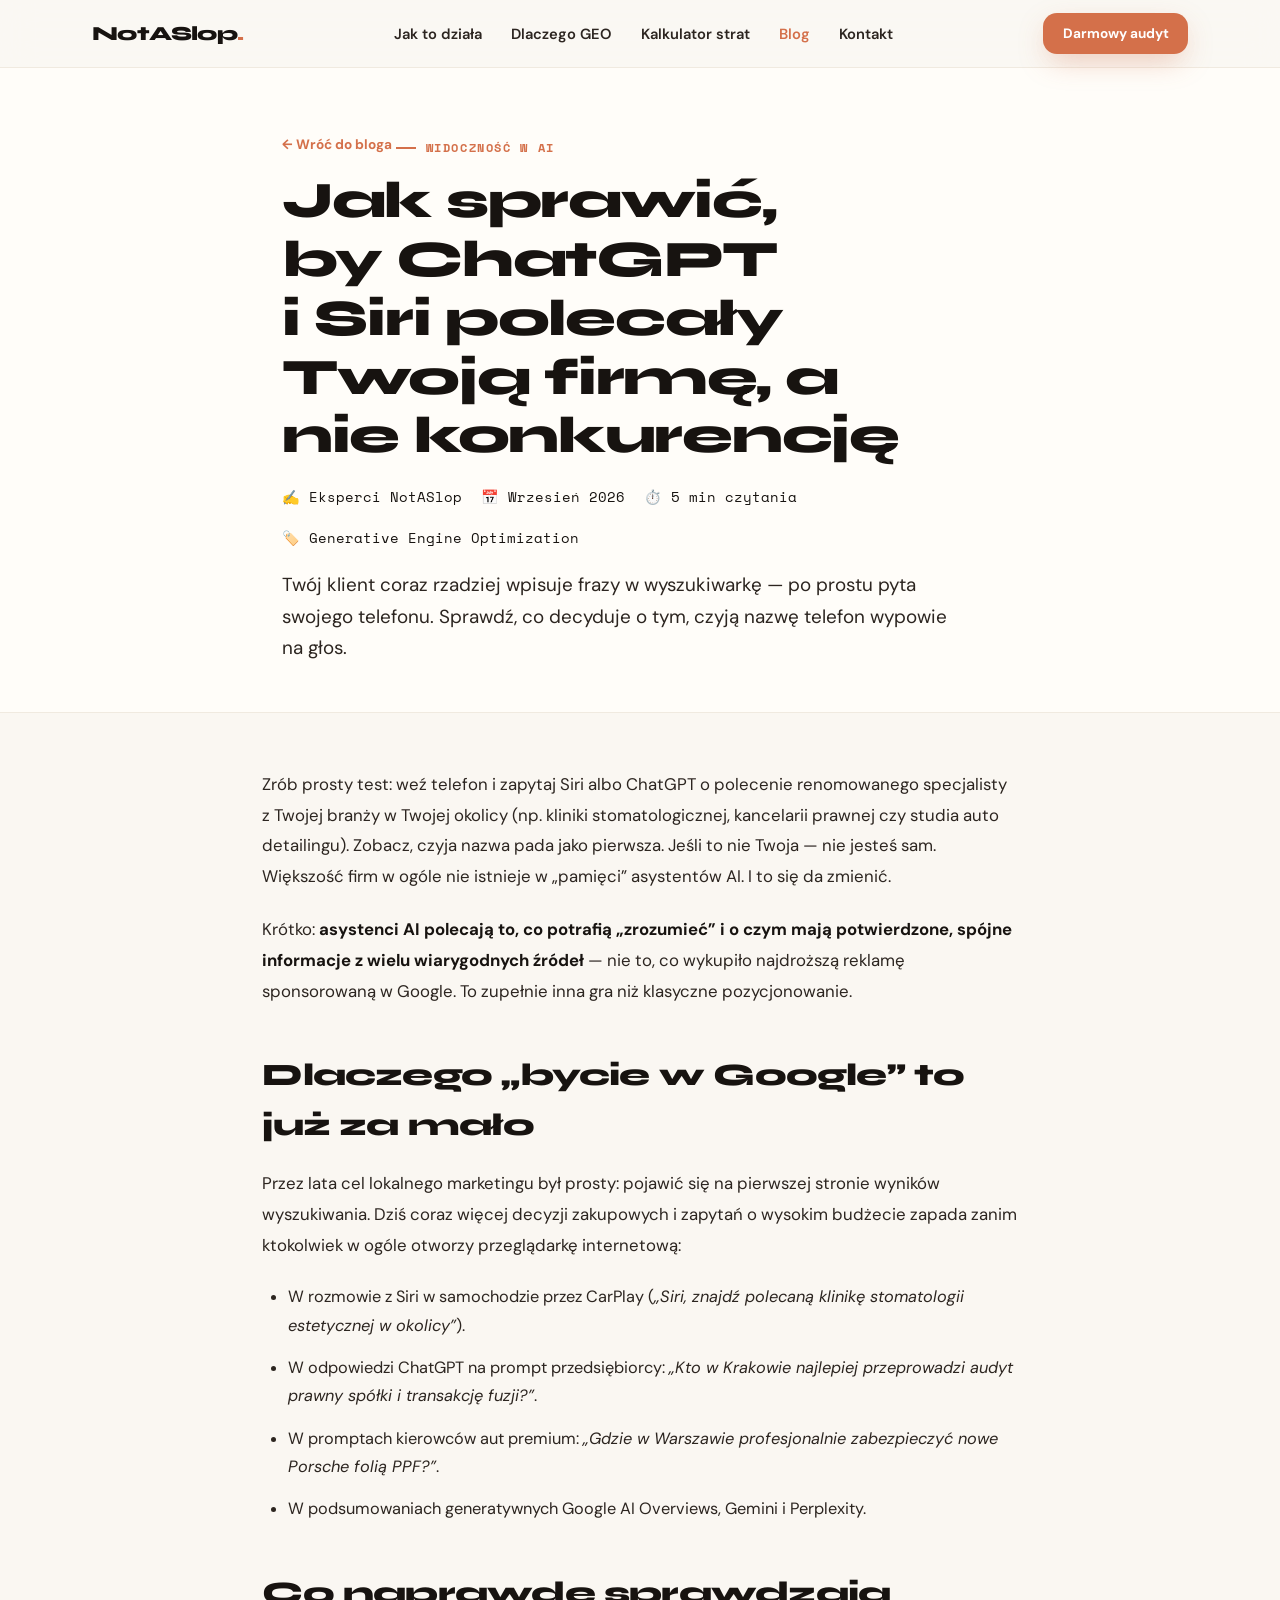
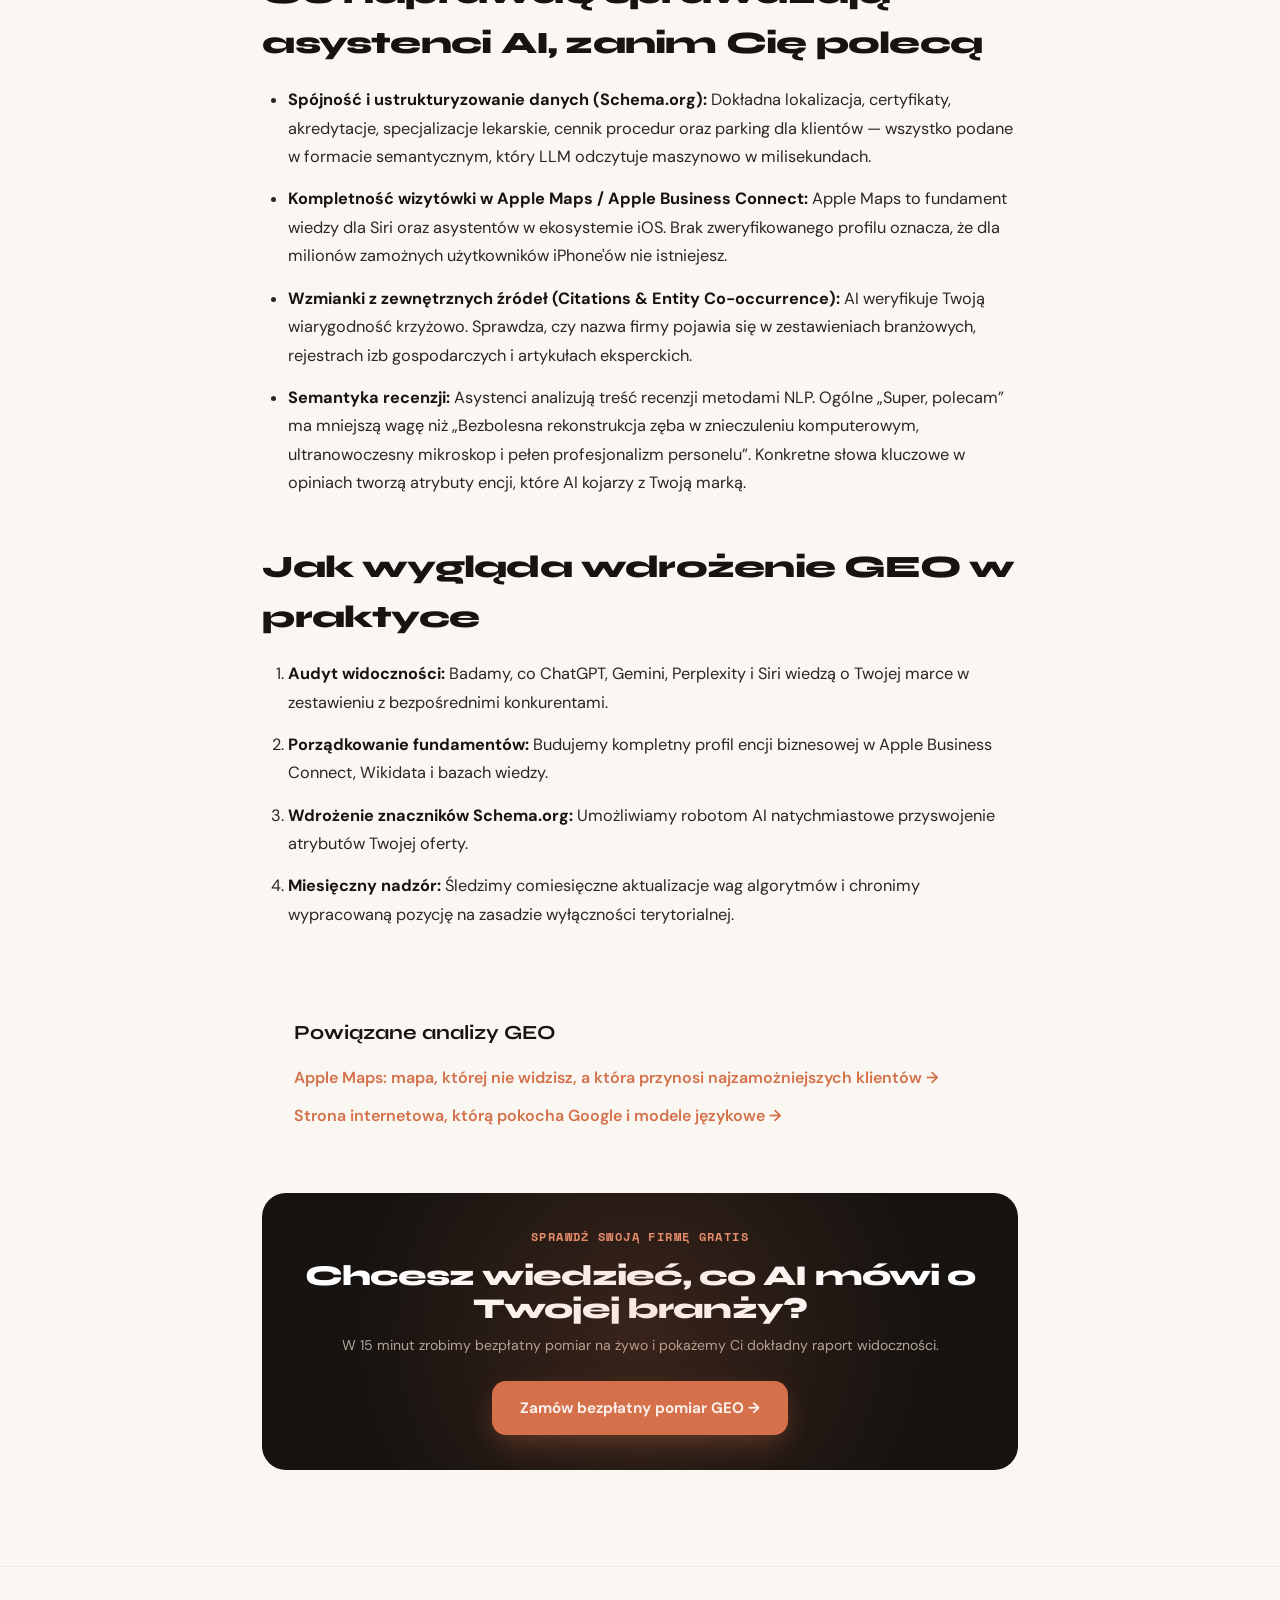
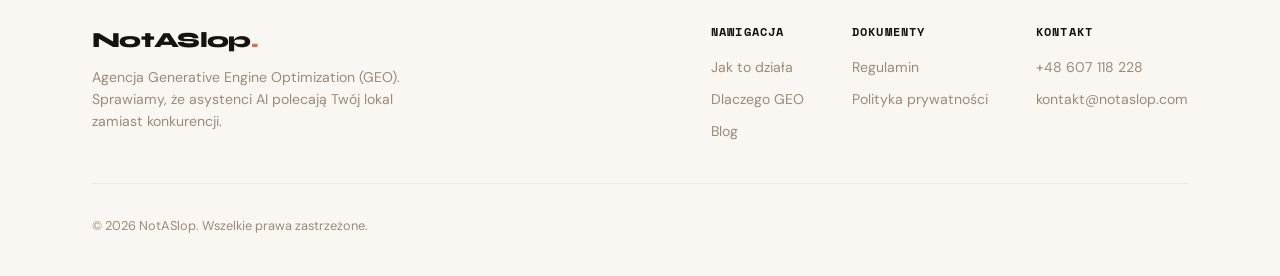
<file: blog/jak-byc-polecanym-przez-chatgpt-i-siri/index.html>
<!DOCTYPE html>
<html lang="pl">
<head>
  <meta charset="UTF-8" />
  <meta name="viewport" content="width=device-width, initial-scale=1.0" />
  <title>Jak sprawić, by ChatGPT i Siri polecały Twoją firmę | NotASlop</title>
  <meta name="description" content="Twój klient nie wpisuje już frazy w wyszukiwarkę — pyta telefonu. Sprawdź, co decyduje o tym, czyją nazwę asystent AI wypowie na głos." />
  <link rel="canonical" href="https://notaslop.com/blog/jak-byc-polecanym-przez-chatgpt-i-siri/" />
  <meta name="theme-color" content="#D4704A" />
  <meta property="og:type" content="article" />
  <meta property="og:title" content="Jak sprawić, by ChatGPT i Siri polecały Twoją firmę | NotASlop" />
  <meta property="og:description" content="Skąd AI bierze polecenia i co decyduje o trafieniu na podium rekomendacji." />
  <meta property="og:url" content="https://notaslop.com/blog/jak-byc-polecanym-przez-chatgpt-i-siri/" />
  <meta property="og:site_name" content="NotASlop" />
  <meta property="og:image" content="https://notaslop.com/og-cover.png" />
  <link rel="icon" type="image/svg+xml" href="/favicon.svg" />

  <!-- Schema.org BlogPosting -->
  <script type="application/ld+json">
  {
    "@context": "https://schema.org",
    "@type": "BlogPosting",
    "mainEntityOfPage": {
      "@type": "WebPage",
      "@id": "https://notaslop.com/blog/jak-byc-polecanym-przez-chatgpt-i-siri/"
    },
    "headline": "Jak sprawić, by ChatGPT i Siri polecały Twoją firmę, a nie konkurencję",
    "description": "Twój klient nie wpisuje już frazy w wyszukiwarkę — pyta telefonu. Sprawdź, co decyduje o tym, czyją nazwę asystent AI wypowie na głos.",
    "image": "https://notaslop.com/og-cover.png",
    "author": {
      "@type": "Organization",
      "name": "Eksperci NotASlop",
      "url": "https://notaslop.com/"
    },
    "publisher": {
      "@type": "Organization",
      "name": "NotASlop",
      "logo": {
        "@type": "ImageObject",
        "url": "https://notaslop.com/favicon.svg"
      }
    },
    "datePublished": "2026-09-01",
    "dateModified": "2026-09-17"
  }
  </script>

  <!-- Google Fonts Preconnect & Stylesheet -->
  <link rel="preconnect" href="https://fonts.googleapis.com" />
  <link rel="preconnect" href="https://fonts.gstatic.com" crossorigin />
  <link href="https://fonts.googleapis.com/css2?family=DM+Sans:opsz,wght@9..40,300;9..40,400;9..40,500;9..40,600;9..40,700&family=Instrument+Serif:ital@0;1&family=Space+Mono:wght@400;700&family=Syne:wght@600;700;800&display=swap" rel="stylesheet" />
  <link rel="stylesheet" href="/css/main.css" />
  <style>
    .article-wrap {
      max-width: 800px;
      margin: 0 auto;
      padding: 3.5rem 1.4rem 6rem;
    }
    .article-body p {
      font-size: 1.05rem;
      line-height: 1.82;
      color: var(--ink-2);
      margin-bottom: 1.45rem;
    }
    .article-body h2 {
      font-family: var(--fd);
      font-size: clamp(1.45rem, 3.6vw, 1.95rem);
      font-weight: 800;
      letter-spacing: -0.025em;
      margin: 2.8rem 0 1.1rem;
      color: var(--ink);
    }
    .article-body ul, .article-body ol {
      padding-left: 1.6rem;
      margin-bottom: 1.6rem;
      display: flex;
      flex-direction: column;
      gap: 0.85rem;
    }
    .article-body li {
      font-size: 1.02rem;
      line-height: 1.75;
      color: var(--ink-2);
    }
    .article-body strong {
      color: var(--ink);
    }
  </style>
</head>
<body>

  <!-- ═══ NAVIGATION ═══ -->
  <nav class="site-nav">
    <div class="sw nav-container">
      <a href="/" class="brand-logo">NotASlop<span>.</span></a>

      <ul class="nav-links">
        <li><a href="/#jak">Jak to działa</a></li>
        <li><a href="/#versus">Dlaczego GEO</a></li>
        <li><a href="/#kalkulator">Kalkulator strat</a></li>
        <li><a href="/blog/" style="color: var(--terra);">Blog</a></li>
        <li><a href="/kontakt/">Kontakt</a></li>
      </ul>

      <div class="nav-actions">
        <a href="/#audit" class="btn btn-primary nav-cta-btn">Darmowy audyt</a>
        <button class="mobile-nav-toggle" id="mobileNavToggle" aria-label="Menu" aria-expanded="false">☰</button>
      </div>
    </div>
  </nav>

  <!-- Mobile Slide-out Drawer -->
  <div class="mobile-menu-drawer" id="mobileNavDrawer">
    <a href="/#jak">Jak to działa</a>
    <a href="/#versus">Dlaczego GEO</a>
    <a href="/#kalkulator">Kalkulator strat</a>
    <a href="/#wyniki">Efekty</a>
    <a href="/blog/">Blog</a>
    <a href="/kontakt/">Kontakt</a>
    <a href="/#audit" class="btn btn-primary" style="margin-top: 1rem;">Bezpłatny pomiar</a>
  </div>

  <!-- ═══ ARTICLE HERO ═══ -->
  <header class="page-hero">
    <div class="sw" style="max-width: 780px;">
      <a href="/blog/" style="display:inline-block; margin-bottom:1rem; color:var(--terra); text-decoration:none; font-weight:700; font-size:0.85rem;">← Wróć do bloga</a>
      <div class="section-label">Widoczność w AI</div>
      <h1 class="section-title">Jak sprawić, by ChatGPT i Siri polecały Twoją firmę, a nie konkurencję</h1>
      <div class="article-meta" style="display:flex; align-items:center; gap:1.2rem; margin:1.2rem 0 0; font-size:0.88rem; color:var(--ink-muted); font-family:var(--fm); flex-wrap:wrap;">
        <span>✍️ Eksperci NotASlop</span>
        <span>📅 Wrzesień 2026</span>
        <span>⏱️ 5 min czytania</span>
        <span>🏷️ Generative Engine Optimization</span>
      </div>
      <p class="section-sub" style="margin-top: 1.2rem;">
        Twój klient coraz rzadziej wpisuje frazy w wyszukiwarkę — po prostu pyta swojego telefonu. Sprawdź, co decyduje o tym, czyją nazwę telefon wypowie na głos.
      </p>
    </div>
  </header>

  <!-- ═══ ARTICLE BODY ═══ -->
  <main class="article-wrap">
    <article class="article-body">
      <p>Zrób prosty test: weź telefon i zapytaj Siri albo ChatGPT o polecenie renomowanego specjalisty z Twojej branży w Twojej okolicy (np. kliniki stomatologicznej, kancelarii prawnej czy studia auto detailingu). Zobacz, czyja nazwa pada jako pierwsza. Jeśli to nie Twoja — nie jesteś sam. Większość firm w ogóle nie istnieje w „pamięci” asystentów AI. I to się da zmienić.</p>

      <p>Krótko: <strong>asystenci AI polecają to, co potrafią „zrozumieć” i o czym mają potwierdzone, spójne informacje z wielu wiarygodnych źródeł</strong> — nie to, co wykupiło najdroższą reklamę sponsorowaną w Google. To zupełnie inna gra niż klasyczne pozycjonowanie.</p>

      <h2>Dlaczego „bycie w Google” to już za mało</h2>
      <p>Przez lata cel lokalnego marketingu był prosty: pojawić się na pierwszej stronie wyników wyszukiwania. Dziś coraz więcej decyzji zakupowych i zapytań o wysokim budżecie zapada zanim ktokolwiek w ogóle otworzy przeglądarkę internetową:</p>
      <ul>
        <li>W rozmowie z Siri w samochodzie przez CarPlay (<em>„Siri, znajdź polecaną klinikę stomatologii estetycznej w okolicy”</em>).</li>
        <li>W odpowiedzi ChatGPT na prompt przedsiębiorcy: <em>„Kto w Krakowie najlepiej przeprowadzi audyt prawny spółki i transakcję fuzji?”</em>.</li>
        <li>W promptach kierowców aut premium: <em>„Gdzie w Warszawie profesjonalnie zabezpieczyć nowe Porsche folią PPF?”</em>.</li>
        <li>W podsumowaniach generatywnych Google AI Overviews, Gemini i Perplexity.</li>
      </ul>

      <h2>Co naprawdę sprawdzają asystenci AI, zanim Cię polecą</h2>
      <ul>
        <li><strong>Spójność i ustrukturyzowanie danych (Schema.org):</strong> Dokładna lokalizacja, certyfikaty, akredytacje, specjalizacje lekarskie, cennik procedur oraz parking dla klientów — wszystko podane w formacie semantycznym, który LLM odczytuje maszynowo w milisekundach.</li>
        <li><strong>Kompletność wizytówki w Apple Maps / Apple Business Connect:</strong> Apple Maps to fundament wiedzy dla Siri oraz asystentów w ekosystemie iOS. Brak zweryfikowanego profilu oznacza, że dla milionów zamożnych użytkowników iPhone'ów nie istniejesz.</li>
        <li><strong>Wzmianki z zewnętrznych źródeł (Citations & Entity Co-occurrence):</strong> AI weryfikuje Twoją wiarygodność krzyżowo. Sprawdza, czy nazwa firmy pojawia się w zestawieniach branżowych, rejestrach izb gospodarczych i artykułach eksperckich.</li>
        <li><strong>Semantyka recenzji:</strong> Asystenci analizują treść recenzji metodami NLP. Ogólne „Super, polecam” ma mniejszą wagę niż „Bezbolesna rekonstrukcja zęba w znieczuleniu komputerowym, ultranowoczesny mikroskop i pełen profesjonalizm personelu”. Konkretne słowa kluczowe w opiniach tworzą atrybuty encji, które AI kojarzy z Twoją marką.</li>
      </ul>

      <h2>Jak wygląda wdrożenie GEO w praktyce</h2>
      <ol>
        <li><strong>Audyt widoczności:</strong> Badamy, co ChatGPT, Gemini, Perplexity i Siri wiedzą o Twojej marce w zestawieniu z bezpośrednimi konkurentami.</li>
        <li><strong>Porządkowanie fundamentów:</strong> Budujemy kompletny profil encji biznesowej w Apple Business Connect, Wikidata i bazach wiedzy.</li>
        <li><strong>Wdrożenie znaczników Schema.org:</strong> Umożliwiamy robotom AI natychmiastowe przyswojenie atrybutów Twojej oferty.</li>
        <li><strong>Miesięczny nadzór:</strong> Śledzimy comiesięczne aktualizacje wag algorytmów i chronimy wypracowaną pozycję na zasadzie wyłączności terytorialnej.</li>
      </ol>
    </article>

    <!-- Internal Linking Box -->
    <div class="related-articles-box" style="margin-top: 3.5rem; padding: 2rem; background: var(--bg-card); border-radius: var(--radius-md); border: 1px solid var(--border-subtle);">
      <h3 style="font-family: var(--fd); font-size: 1.25rem; margin-bottom: 1rem; color: var(--ink);">Powiązane analizy GEO</h3>
      <ul style="list-style: none; padding: 0; display: flex; flex-direction: column; gap: 0.75rem;">
        <li><a href="/blog/apple-maps-i-siri-lokalna-widocznosc/" style="color: var(--terra); font-weight: 600; text-decoration: none;">Apple Maps: mapa, której nie widzisz, a która przynosi najzamożniejszych klientów →</a></li>
        <li><a href="/blog/strona-internetowa-ktora-sprzedaje/" style="color: var(--terra); font-weight: 600; text-decoration: none;">Strona internetowa, którą pokocha Google i modele językowe →</a></li>
      </ul>
    </div>

    <!-- Call to action inside post -->
    <div class="calc-result-card" style="margin-top: 2rem;">
      <div class="calc-result-tag">Sprawdź swoją firmę gratis</div>
      <div class="calc-amount" style="font-size: 1.8rem;">Chcesz wiedzieć, co AI mówi o Twojej branży?</div>
      <p class="calc-subtext">W 15 minut zrobimy bezpłatny pomiar na żywo i pokażemy Ci dokładny raport widoczności.</p>
      <a href="/#audit" class="btn btn-primary">Zamów bezpłatny pomiar GEO →</a>
    </div>
  </main>

  <!-- ═══ FOOTER ═══ -->
  <footer class="site-footer">
    <div class="sw">
      <div class="footer-top">
        <div class="footer-brand">
          <a href="/" class="brand-logo">NotASlop<span>.</span></a>
          <p>Agencja Generative Engine Optimization (GEO). Sprawiamy, że asystenci AI polecają Twój lokal zamiast konkurencji.</p>
        </div>
        <div class="footer-nav">
          <div class="footer-col">
            <h5>Nawigacja</h5>
            <ul>
              <li><a href="/#jak">Jak to działa</a></li>
              <li><a href="/#versus">Dlaczego GEO</a></li>
              <li><a href="/blog/">Blog</a></li>
            </ul>
          </div>
          <div class="footer-col">
            <h5>Dokumenty</h5>
            <ul>
              <li><a href="/regulamin/">Regulamin</a></li>
              <li><a href="/polityka_prywatnosci/">Polityka prywatności</a></li>
            </ul>
          </div>
          <div class="footer-col">
            <h5>Kontakt</h5>
            <ul>
              <li><a href="/kontakt/">+48 607 118 228</a></li>
              <li><a href="mailto:kontakt@notaslop.com">kontakt@notaslop.com</a></li>
            </ul>
          </div>
        </div>
      </div>
      <div class="footer-bottom">
        <div>© 2026 NotASlop. Wszelkie prawa zastrzeżone.</div>
      </div>
    </div>
  </footer>

  <script src="/js/app.js"></script>
</body>
</html>
</file>
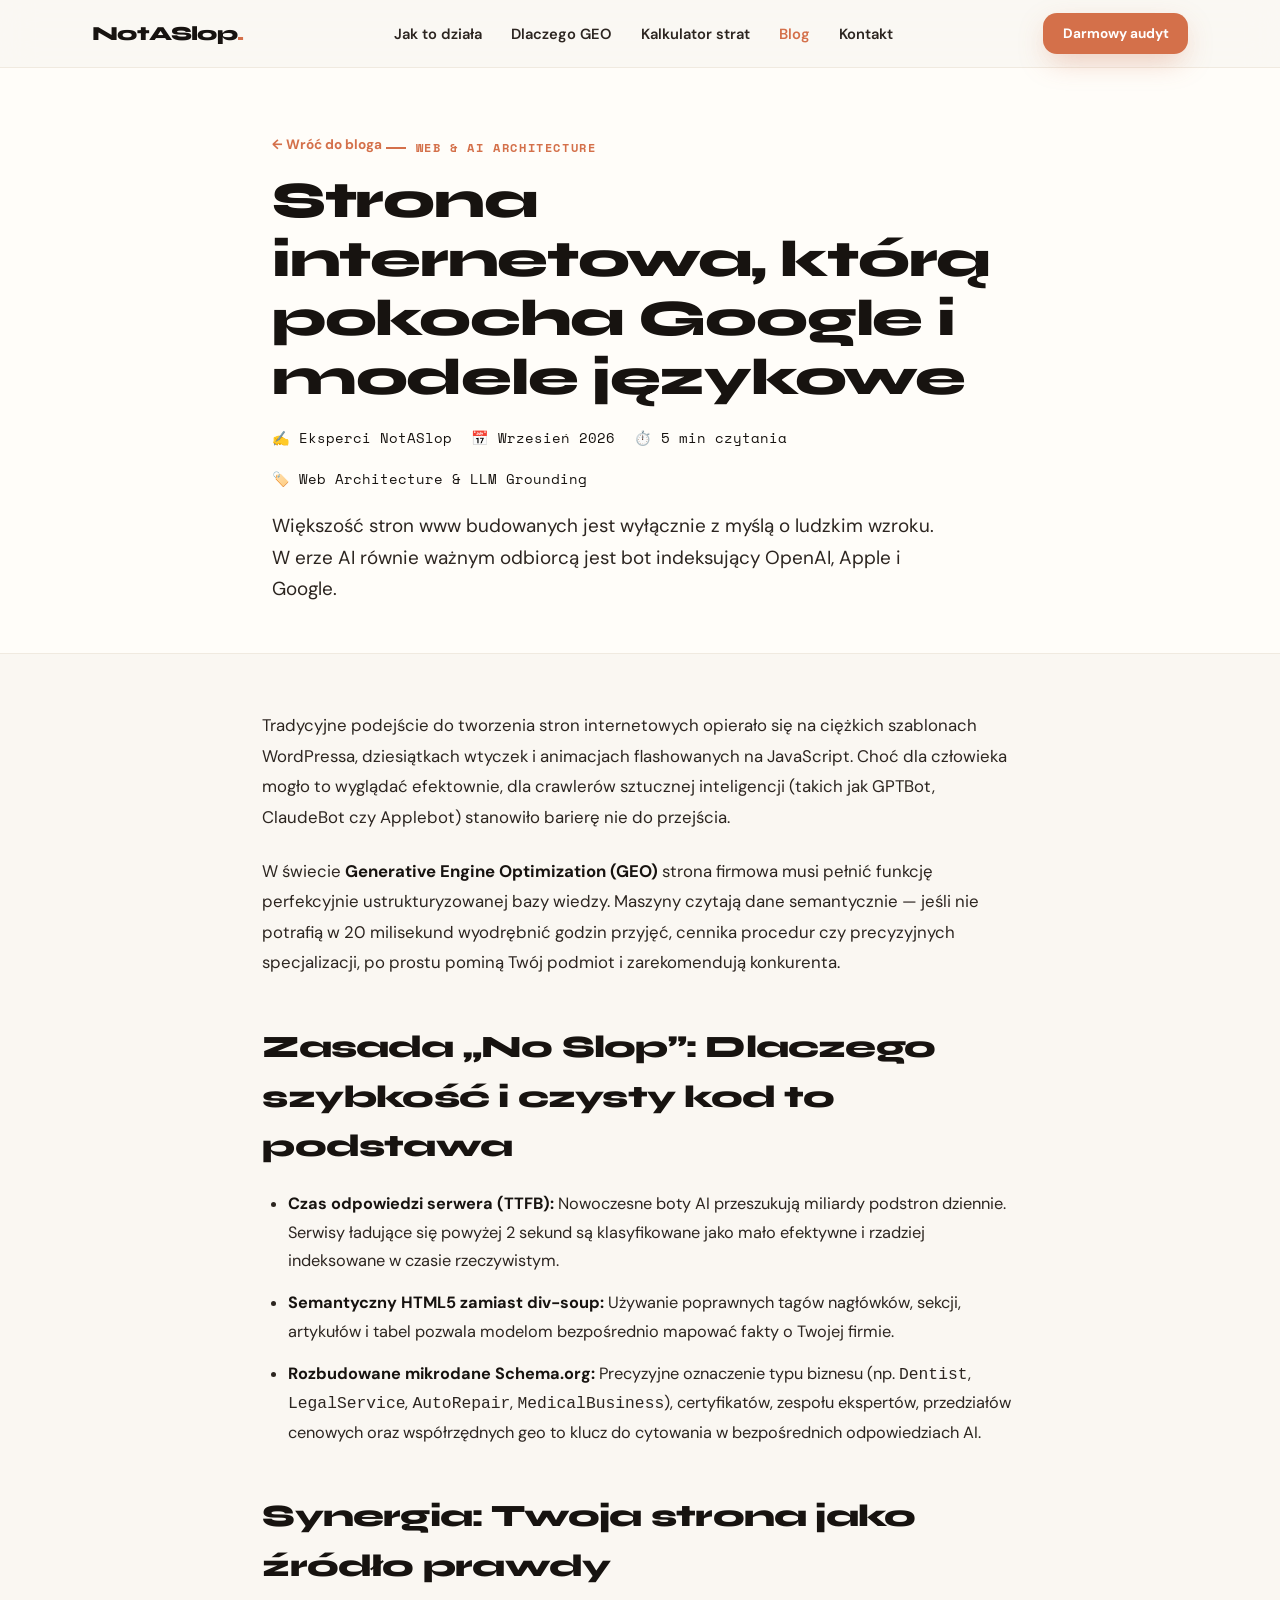
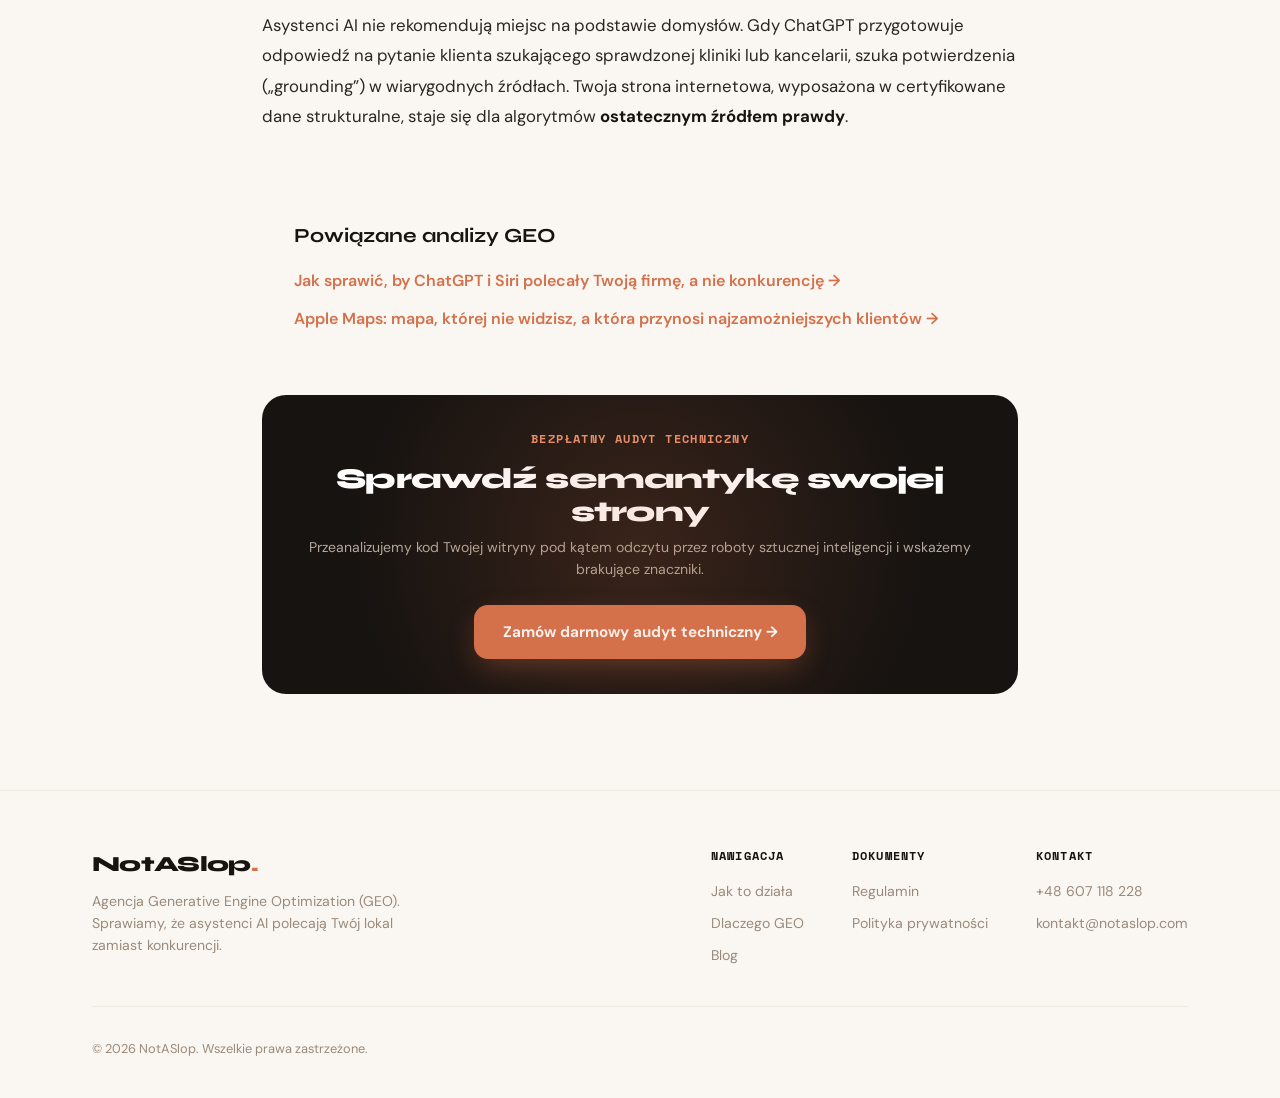
<file: blog/strona-internetowa-ktora-sprzedaje/index.html>
<!DOCTYPE html>
<html lang="pl">
<head>
  <meta charset="UTF-8" />
  <meta name="viewport" content="width=device-width, initial-scale=1.0" />
  <title>Strona internetowa, którą pokocha Google i AI | NotASlop</title>
  <meta name="description" content="Dlaczego tradycyjne strony www zawodzą w erze sztucznej inteligencji i jak przygotować architekturę semantyczną pod GEO." />
  <link rel="canonical" href="https://notaslop.com/blog/strona-internetowa-ktora-sprzedaje/" />
  <meta name="theme-color" content="#D4704A" />
  <meta property="og:type" content="article" />
  <meta property="og:title" content="Strona internetowa, którą pokocha Google i AI | NotASlop" />
  <meta property="og:description" content="Architektura stron www zoptymalizowana pod GEO i crawlery LLM." />
  <meta property="og:url" content="https://notaslop.com/blog/strona-internetowa-ktora-sprzedaje/" />
  <meta property="og:site_name" content="NotASlop" />
  <meta property="og:image" content="https://notaslop.com/og-cover.png" />
  <link rel="icon" type="image/svg+xml" href="/favicon.svg" />

  <!-- Schema.org BlogPosting -->
  <script type="application/ld+json">
  {
    "@context": "https://schema.org",
    "@type": "BlogPosting",
    "mainEntityOfPage": {
      "@type": "WebPage",
      "@id": "https://notaslop.com/blog/strona-internetowa-ktora-sprzedaje/"
    },
    "headline": "Strona internetowa, którą pokocha Google i AI",
    "description": "Dlaczego tradycyjne strony www zawodzą w erze sztucznej inteligencji i jak przygotować architekturę semantyczną pod GEO.",
    "image": "https://notaslop.com/og-cover.png",
    "author": {
      "@type": "Organization",
      "name": "Eksperci NotASlop",
      "url": "https://notaslop.com/"
    },
    "publisher": {
      "@type": "Organization",
      "name": "NotASlop",
      "logo": {
        "@type": "ImageObject",
        "url": "https://notaslop.com/favicon.svg"
      }
    },
    "datePublished": "2026-09-10",
    "dateModified": "2026-09-17"
  }
  </script>

  <!-- Google Fonts Preconnect & Stylesheet -->
  <link rel="preconnect" href="https://fonts.googleapis.com" />
  <link rel="preconnect" href="https://fonts.gstatic.com" crossorigin />
  <link href="https://fonts.googleapis.com/css2?family=DM+Sans:opsz,wght@9..40,300;9..40,400;9..40,500;9..40,600;9..40,700&family=Instrument+Serif:ital@0;1&family=Space+Mono:wght@400;700&family=Syne:wght@600;700;800&display=swap" rel="stylesheet" />
  <link rel="stylesheet" href="/css/main.css" />
  <style>
    .article-wrap { max-width: 800px; margin: 0 auto; padding: 3.5rem 1.4rem 6rem; }
    .article-body p { font-size: 1.05rem; line-height: 1.82; color: var(--ink-2); margin-bottom: 1.45rem; }
    .article-body h2 { font-family: var(--fd); font-size: clamp(1.45rem, 3.6vw, 1.95rem); font-weight: 800; letter-spacing: -0.025em; margin: 2.8rem 0 1.1rem; color: var(--ink); }
    .article-body ul { padding-left: 1.6rem; margin-bottom: 1.6rem; display: flex; flex-direction: column; gap: 0.85rem; }
    .article-body li { font-size: 1.02rem; line-height: 1.75; color: var(--ink-2); }
    .article-body strong { color: var(--ink); }
  </style>
</head>
<body>

  <!-- ═══ NAVIGATION ═══ -->
  <nav class="site-nav">
    <div class="sw nav-container">
      <a href="/" class="brand-logo">NotASlop<span>.</span></a>
      <ul class="nav-links">
        <li><a href="/#jak">Jak to działa</a></li>
        <li><a href="/#versus">Dlaczego GEO</a></li>
        <li><a href="/#kalkulator">Kalkulator strat</a></li>
        <li><a href="/blog/" style="color: var(--terra);">Blog</a></li>
        <li><a href="/kontakt/">Kontakt</a></li>
      </ul>
      <div class="nav-actions">
        <a href="/#audit" class="btn btn-primary nav-cta-btn">Darmowy audyt</a>
        <button class="mobile-nav-toggle" id="mobileNavToggle" aria-label="Menu" aria-expanded="false">☰</button>
      </div>
    </div>
  </nav>

  <!-- Mobile Slide-out Drawer -->
  <div class="mobile-menu-drawer" id="mobileNavDrawer">
    <a href="/#jak">Jak to działa</a>
    <a href="/#versus">Dlaczego GEO</a>
    <a href="/#kalkulator">Kalkulator strat</a>
    <a href="/#wyniki">Efekty</a>
    <a href="/blog/">Blog</a>
    <a href="/kontakt/">Kontakt</a>
    <a href="/#audit" class="btn btn-primary" style="margin-top: 1rem;">Bezpłatny pomiar</a>
  </div>

  <!-- ═══ ARTICLE HERO ═══ -->
  <header class="page-hero">
    <div class="sw" style="max-width: 800px;">
      <a href="/blog/" style="display:inline-block; margin-bottom:1rem; color:var(--terra); text-decoration:none; font-weight:700; font-size:0.85rem;">← Wróć do bloga</a>
      <div class="section-label">Web & AI Architecture</div>
      <h1 class="section-title">Strona internetowa, którą pokocha Google i modele językowe</h1>
      <div class="article-meta" style="display:flex; align-items:center; gap:1.2rem; margin:1.2rem 0 0; font-size:0.88rem; color:var(--ink-muted); font-family:var(--fm); flex-wrap:wrap;">
        <span>✍️ Eksperci NotASlop</span>
        <span>📅 Wrzesień 2026</span>
        <span>⏱️ 5 min czytania</span>
        <span>🏷️ Web Architecture & LLM Grounding</span>
      </div>
      <p class="section-sub" style="margin-top: 1.2rem;">
        Większość stron www budowanych jest wyłącznie z myślą o ludzkim wzroku. W erze AI równie ważnym odbiorcą jest bot indeksujący OpenAI, Apple i Google.
      </p>
    </div>
  </header>

  <!-- ═══ ARTICLE BODY ═══ -->
  <main class="article-wrap">
    <article class="article-body">
      <p>Tradycyjne podejście do tworzenia stron internetowych opierało się na ciężkich szablonach WordPressa, dziesiątkach wtyczek i animacjach flashowanych na JavaScript. Choć dla człowieka mogło to wyglądać efektownie, dla crawlerów sztucznej inteligencji (takich jak GPTBot, ClaudeBot czy Applebot) stanowiło barierę nie do przejścia.</p>

      <p>W świecie <strong>Generative Engine Optimization (GEO)</strong> strona firmowa musi pełnić funkcję perfekcyjnie ustrukturyzowanej bazy wiedzy. Maszyny czytają dane semantycznie — jeśli nie potrafią w 20 milisekund wyodrębnić godzin przyjęć, cennika procedur czy precyzyjnych specjalizacji, po prostu pominą Twój podmiot i zarekomendują konkurenta.</p>

      <h2>Zasada „No Slop”: Dlaczego szybkość i czysty kod to podstawa</h2>
      <ul>
        <li><strong>Czas odpowiedzi serwera (TTFB):</strong> Nowoczesne boty AI przeszukują miliardy podstron dziennie. Serwisy ładujące się powyżej 2 sekund są klasyfikowane jako mało efektywne i rzadziej indeksowane w czasie rzeczywistym.</li>
        <li><strong>Semantyczny HTML5 zamiast div-soup:</strong> Używanie poprawnych tagów nagłówków, sekcji, artykułów i tabel pozwala modelom bezpośrednio mapować fakty o Twojej firmie.</li>
        <li><strong>Rozbudowane mikrodane Schema.org:</strong> Precyzyjne oznaczenie typu biznesu (np. <code>Dentist</code>, <code>LegalService</code>, <code>AutoRepair</code>, <code>MedicalBusiness</code>), certyfikatów, zespołu ekspertów, przedziałów cenowych oraz współrzędnych geo to klucz do cytowania w bezpośrednich odpowiedziach AI.</li>
      </ul>

      <h2>Synergia: Twoja strona jako źródło prawdy</h2>
      <p>Asystenci AI nie rekomendują miejsc na podstawie domysłów. Gdy ChatGPT przygotowuje odpowiedź na pytanie klienta szukającego sprawdzonej kliniki lub kancelarii, szuka potwierdzenia („grounding”) w wiarygodnych źródłach. Twoja strona internetowa, wyposażona w certyfikowane dane strukturalne, staje się dla algorytmów <strong>ostatecznym źródłem prawdy</strong>.</p>
    </article>

    <!-- Internal Linking Box -->
    <div class="related-articles-box" style="margin-top: 3.5rem; padding: 2rem; background: var(--bg-card); border-radius: var(--radius-md); border: 1px solid var(--border-subtle);">
      <h3 style="font-family: var(--fd); font-size: 1.25rem; margin-bottom: 1rem; color: var(--ink);">Powiązane analizy GEO</h3>
      <ul style="list-style: none; padding: 0; display: flex; flex-direction: column; gap: 0.75rem;">
        <li><a href="/blog/jak-byc-polecanym-przez-chatgpt-i-siri/" style="color: var(--terra); font-weight: 600; text-decoration: none;">Jak sprawić, by ChatGPT i Siri polecały Twoją firmę, a nie konkurencję →</a></li>
        <li><a href="/blog/apple-maps-i-siri-lokalna-widocznosc/" style="color: var(--terra); font-weight: 600; text-decoration: none;">Apple Maps: mapa, której nie widzisz, a która przynosi najzamożniejszych klientów →</a></li>
      </ul>
    </div>

    <!-- Call to action inside post -->
    <div class="calc-result-card" style="margin-top: 2rem;">
      <div class="calc-result-tag">Bezpłatny audyt techniczny</div>
      <div class="calc-amount" style="font-size: 1.8rem;">Sprawdź semantykę swojej strony</div>
      <p class="calc-subtext">Przeanalizujemy kod Twojej witryny pod kątem odczytu przez roboty sztucznej inteligencji i wskażemy brakujące znaczniki.</p>
      <a href="/#audit" class="btn btn-primary">Zamów darmowy audyt techniczny →</a>
    </div>
  </main>

  <!-- ═══ FOOTER ═══ -->
  <footer class="site-footer">
    <div class="sw">
      <div class="footer-top">
        <div class="footer-brand">
          <a href="/" class="brand-logo">NotASlop<span>.</span></a>
          <p>Agencja Generative Engine Optimization (GEO). Sprawiamy, że asystenci AI polecają Twój lokal zamiast konkurencji.</p>
        </div>
        <div class="footer-nav">
          <div class="footer-col">
            <h5>Nawigacja</h5>
            <ul>
              <li><a href="/#jak">Jak to działa</a></li>
              <li><a href="/#versus">Dlaczego GEO</a></li>
              <li><a href="/blog/">Blog</a></li>
            </ul>
          </div>
          <div class="footer-col">
            <h5>Dokumenty</h5>
            <ul>
              <li><a href="/regulamin/">Regulamin</a></li>
              <li><a href="/polityka_prywatnosci/">Polityka prywatności</a></li>
            </ul>
          </div>
          <div class="footer-col">
            <h5>Kontakt</h5>
            <ul>
              <li><a href="/kontakt/">+48 607 118 228</a></li>
              <li><a href="mailto:kontakt@notaslop.com">kontakt@notaslop.com</a></li>
            </ul>
          </div>
        </div>
      </div>
      <div class="footer-bottom">
        <div>© 2026 NotASlop. Wszelkie prawa zastrzeżone.</div>
      </div>
    </div>
  </footer>

  <script src="/js/app.js"></script>
</body>
</html>
</file>
<file: css/main.css>
/* ══════════════════════════════════════════════════════════════
   NOTASLOP — DESIGN SYSTEM & STYLES (ORIGINAL WARM EDITORIAL PALETTE)
   Original Colors from notaslop.com + Sculpted Typography (Plus Jakarta Sans & Fraunces)
   Zero external CSS frameworks. 100% Native, blazing fast.
   ══════════════════════════════════════════════════════════════ */

*, *::before, *::after {
  box-sizing: border-box;
  margin: 0;
  padding: 0;
}

:root {
  /* Original Warm Editorial Palette from notaslop.com */
  --cream: #FAF7F2;
  --warm: #FFFDF9;
  --white: #FFFFFF;
  --sand: #F0EAE0;
  --sand-dark: #E2D9CC;
  
  /* Brand Accents */
  --terra: #D4704A;
  --terra-l: #E8906E;
  --terra-d: #B85A35;
  --terra-glow: rgba(212, 112, 74, 0.22);
  
  /* Typography & Shades */
  --ink: #171310;
  --ink-2: #2C2520;
  --ink-3: #4A403A;
  --brown: #5C3D2E;
  --muted: #9A8A7B;
  --muted-light: #B4A79A;
  
  /* Semantic Colors */
  --green: #4A7C59;
  --green-light: #E8F5E9;
  --red: #C0392B;
  --red-light: #FFEBEE;
  --cobalt: #3478F6;
  
  /* Original Typography Stack from notaslop.com */
  --fd: 'Syne', -apple-system, BlinkMacSystemFont, sans-serif;
  --fb: 'DM Sans', -apple-system, BlinkMacSystemFont, sans-serif;
  --fs: 'Instrument Serif', Georgia, serif;
  --fm: 'Space Mono', ui-monospace, monospace;
  
  /* Shadows & Curves */
  --radius-sm: 8px;
  --radius-md: 14px;
  --radius-lg: 24px;
  --radius-xl: 36px;
  --shadow-sm: 0 2px 8px rgba(23, 19, 16, 0.04);
  --shadow-md: 0 12px 32px -8px rgba(23, 19, 16, 0.08);
  --shadow-lg: 0 24px 60px -12px rgba(23, 19, 16, 0.14);
  --shadow-glow: 0 10px 30px -6px rgba(212, 112, 74, 0.4);
  
  /* Layout */
  --max-w: 1160px;
}

html {
  scroll-behavior: smooth;
  scroll-padding-top: 5rem;
  background-color: var(--cream);
}

body {
  background-color: var(--cream);
  color: var(--ink);
  font-family: var(--fb);
  font-size: 1rem;
  line-height: 1.6;
  overflow-x: hidden;
  -webkit-font-smoothing: antialiased;
  -moz-osx-font-smoothing: grayscale;
}

/* ── LAYOUT UTILITIES ── */
.sw {
  max-width: var(--max-w);
  margin: 0 auto;
  padding: 0 clamp(1.2rem, 4vw, 2rem);
}

.section {
  padding: clamp(4.5rem, 8vw, 7.5rem) 0;
  position: relative;
}

.section-label {
  display: inline-flex;
  align-items: center;
  gap: 0.6rem;
  font-family: var(--fm);
  font-size: 0.72rem;
  font-weight: 700;
  letter-spacing: 0.14em;
  text-transform: uppercase;
  color: var(--terra);
  margin-bottom: 0.85rem;
}

.section-label::before {
  content: '';
  display: inline-block;
  width: 20px;
  height: 2px;
  background-color: currentColor;
}

h1, h2, h3, h4, h5, h6 {
  overflow-wrap: break-word;
  word-wrap: break-word;
}

.section-title {
  font-family: var(--fd);
  font-size: clamp(1.75rem, 4vw, 3.2rem);
  font-weight: 800;
  line-height: 1.15;
  letter-spacing: -0.025em;
  color: var(--ink);
  margin-bottom: 1.1rem;
  text-wrap: balance;
  overflow-wrap: break-word;
  word-wrap: break-word;
}

.section-title em {
  font-family: var(--fs);
  font-style: italic;
  font-weight: 400;
  letter-spacing: 0;
  color: var(--terra);
}

.section-sub {
  font-size: clamp(1.02rem, 1.8vw, 1.18rem);
  line-height: 1.68;
  color: var(--ink-2);
  max-width: 42rem;
}

/* ── BUTTONS & BADGES ── */
.btn {
  display: inline-flex;
  align-items: center;
  justify-content: center;
  gap: 0.5rem;
  font-family: var(--fb);
  font-size: 0.95rem;
  font-weight: 700;
  text-decoration: none;
  cursor: pointer;
  border-radius: var(--radius-md);
  padding: 0.85rem 1.7rem;
  transition: all 0.22s cubic-bezier(0.16, 1, 0.3, 1);
  border: 1.5px solid transparent;
}

.btn-primary {
  background-color: var(--terra);
  color: var(--white);
  box-shadow: var(--shadow-glow);
}

.btn-primary:hover {
  background-color: var(--terra-d);
  transform: translateY(-2px);
  box-shadow: 0 14px 36px -6px rgba(212, 112, 74, 0.5);
}

.btn-ghost {
  background-color: transparent;
  color: var(--ink);
  border-color: var(--sand-dark);
}

.btn-ghost:hover {
  border-color: var(--terra);
  color: var(--terra);
  background-color: rgba(212, 112, 74, 0.05);
  transform: translateY(-2px);
}

/* High-contrast ghost button on dark surfaces */
.btn-ghost-light {
  background-color: transparent;
  color: #FFFFFF;
  border-color: rgba(255, 255, 255, 0.25);
}

.btn-ghost-light:hover {
  border-color: var(--terra-l);
  color: var(--terra-l);
  background-color: rgba(255, 255, 255, 0.08);
  transform: translateY(-2px);
}

.btn-whatsapp {
  background-color: #25D366;
  color: #FFFFFF;
  box-shadow: 0 10px 25px -5px rgba(37, 211, 102, 0.4);
}

.btn-whatsapp:hover {
  background-color: #1EBE5D;
  transform: translateY(-2px);
  box-shadow: 0 14px 30px -4px rgba(37, 211, 102, 0.5);
}

.pill-badge {
  display: inline-flex;
  align-items: center;
  gap: 0.45rem;
  padding: 0.25rem 0.75rem;
  border-radius: 999px;
  font-family: var(--fm);
  font-size: 0.72rem;
  font-weight: 700;
  letter-spacing: 0.04em;
  text-transform: uppercase;
}

.badge-green {
  background-color: var(--green-light);
  color: var(--green);
}

.badge-red {
  background-color: var(--red-light);
  color: var(--red);
}

.badge-terra {
  background-color: rgba(212, 112, 74, 0.12);
  color: var(--terra);
}

/* ── NAVIGATION BAR ── */
.site-nav {
  position: fixed;
  top: 0;
  left: 0;
  right: 0;
  z-index: 999;
  background: color-mix(in srgb, var(--cream) 84%, transparent);
  backdrop-filter: blur(16px);
  -webkit-backdrop-filter: blur(16px);
  border-bottom: 1px solid var(--sand);
  transition: all 0.2s ease;
}

.nav-container {
  display: flex;
  align-items: center;
  justify-content: space-between;
  height: 4.2rem;
}

.brand-logo {
  font-family: var(--fd);
  font-size: 1.25rem;
  font-weight: 800;
  letter-spacing: -0.03em;
  color: var(--ink);
  text-decoration: none;
  display: inline-flex;
  align-items: baseline;
}

.brand-logo span {
  color: var(--terra);
}

.nav-links {
  display: flex;
  align-items: center;
  gap: 1.8rem;
  list-style: none;
}

.nav-links a {
  color: var(--ink-2);
  text-decoration: none;
  font-size: 0.92rem;
  font-weight: 600;
  transition: color 0.15s ease;
}

.nav-links a:hover {
  color: var(--terra);
}

.nav-actions {
  display: flex;
  align-items: center;
  gap: 0.85rem;
}

.lang-switch {
  display: inline-flex;
  border: 1.5px solid var(--sand-dark);
  border-radius: 999px;
  overflow: hidden;
  padding: 2px;
  background: var(--white);
}

.lang-btn {
  background: none;
  border: none;
  padding: 0.28rem 0.65rem;
  font-family: var(--fm);
  font-size: 0.74rem;
  font-weight: 700;
  color: var(--muted);
  cursor: pointer;
  border-radius: 999px;
  transition: all 0.15s ease;
}

.lang-btn.active {
  background-color: var(--ink);
  color: var(--white);
}

.nav-cta-btn {
  padding: 0.55rem 1.15rem;
  font-size: 0.85rem;
}

/* Mobile Nav Toggle & Drawer */
.mobile-nav-toggle {
  display: none;
  background: none;
  border: none;
  cursor: pointer;
  padding: 0.4rem 0.6rem;
  font-size: 1.5rem;
  line-height: 1;
  color: var(--ink);
}

.mobile-menu-drawer {
  display: none;
  position: fixed;
  top: 4.2rem;
  left: 0;
  right: 0;
  bottom: 0;
  background: var(--cream);
  z-index: 998;
  padding: 2.2rem 1.6rem;
  flex-direction: column;
  gap: 1.2rem;
  border-top: 1px solid var(--sand);
  animation: drawerSlide 0.22s ease forwards;
  overflow-y: auto;
}

.mobile-menu-drawer.open {
  display: flex;
}

.mobile-menu-drawer a {
  font-family: var(--fd);
  font-size: 1.25rem;
  font-weight: 700;
  color: var(--ink);
  text-decoration: none;
  padding-bottom: 0.8rem;
  border-bottom: 1px solid var(--sand);
}

.mobile-menu-drawer a:hover {
  color: var(--terra);
}

@keyframes drawerSlide {
  from { opacity: 0; transform: translateY(-8px); }
  to { opacity: 1; transform: translateY(0); }
}

/* ── HERO SECTION ── */
.hero-section {
  padding-top: calc(4.2rem + clamp(2.5rem, 6vw, 4.5rem));
  padding-bottom: clamp(3rem, 6vw, 5rem);
  background: radial-gradient(circle at 80% 20%, rgba(212, 112, 74, 0.08) 0%, transparent 60%);
}

.hero-grid {
  display: grid;
  grid-template-columns: 1.12fr 0.88fr;
  gap: clamp(2rem, 5vw, 4rem);
  align-items: center;
}

.hero-content h1 {
  font-family: var(--fd);
  font-size: clamp(2.3rem, 5vw, 3.8rem);
  font-weight: 800;
  line-height: 1.07;
  letter-spacing: -0.03em;
  margin-bottom: 1.35rem;
  text-wrap: balance;
  color: var(--ink);
}

.hero-content h1 em {
  font-family: var(--fs);
  font-style: italic;
  font-weight: 400;
  color: var(--terra);
}

.hero-lead {
  font-size: clamp(1.05rem, 2vw, 1.22rem);
  line-height: 1.65;
  color: var(--ink-2);
  margin-bottom: 2rem;
  max-width: 36rem;
}

.hero-lead strong {
  color: var(--ink);
  font-weight: 700;
}

.hero-buttons {
  display: flex;
  gap: 0.9rem;
  flex-wrap: wrap;
  margin-bottom: 2.2rem;
}

.hero-trust-bar {
  display: flex;
  align-items: center;
  flex-wrap: wrap;
  gap: 0.8rem 1.4rem;
  padding-top: 1.4rem;
  border-top: 1px solid var(--sand);
  font-size: 0.84rem;
  color: var(--muted);
}

.hero-trust-bar .ai-icons {
  display: flex;
  gap: 0.8rem;
  align-items: center;
  flex-wrap: wrap;
  font-family: var(--fm);
  font-size: 0.76rem;
  font-weight: 700;
  color: var(--ink-2);
}

/* ── INTERACTIVE PHONE SIMULATOR ── */
.phone-mockup-wrapper {
  display: flex;
  flex-direction: column;
  align-items: center;
  position: relative;
  width: 100%;
  max-width: 100%;
  min-width: 0;
}

.phone-device {
  width: 100%;
  max-width: 340px;
  background: #0E0C0A;
  border-radius: 46px;
  padding: 0.85rem;
  box-shadow: 0 40px 100px -25px rgba(23, 19, 16, 0.5), 0 0 0 1px rgba(255, 255, 255, 0.08) inset;
  position: relative;
  transition: transform 0.3s ease;
  box-sizing: border-box;
}

.phone-notch {
  width: 110px;
  height: 25px;
  background: #0E0C0A;
  border-radius: 0 0 16px 16px;
  position: absolute;
  top: 0.85rem;
  left: 50%;
  transform: translateX(-50%);
  z-index: 5;
}

.phone-screen {
  background: #191715;
  border-radius: 38px;
  overflow: hidden;
  min-height: 520px;
  display: flex;
  flex-direction: column;
  position: relative;
}

.phone-header {
  padding: 2.2rem 1rem 0.85rem;
  text-align: center;
  border-bottom: 1px solid rgba(255, 255, 255, 0.08);
  background: #141210;
}

.phone-header .ai-name {
  font-family: var(--fd);
  font-size: 0.92rem;
  font-weight: 700;
  color: #FFFFFF;
}

.phone-header .ai-status {
  font-family: var(--fm);
  font-size: 0.72rem;
  color: var(--muted-light);
}

.phone-chat-body {
  flex: 1;
  padding: 1.1rem 0.9rem;
  display: flex;
  flex-direction: column;
  gap: 0.85rem;
  overflow-y: auto;
}

.chat-bubble {
  padding: 0.75rem 0.95rem;
  border-radius: 18px;
  font-size: 0.85rem;
  line-height: 1.45;
  max-width: 90%;
  animation: bubblePop 0.3s cubic-bezier(0.16, 1, 0.3, 1) forwards;
}

.chat-bubble.user {
  align-self: flex-end;
  background-color: var(--terra);
  color: #FFFFFF;
  border-bottom-right-radius: 4px;
}

.chat-bubble.ai {
  align-self: flex-start;
  background-color: #26221E;
  color: #E8E5E1;
  border-bottom-left-radius: 4px;
  border: 1px solid rgba(255, 255, 255, 0.06);
}

.chat-bubble.ai .top-pick {
  color: #7EE08A;
  font-weight: 700;
}

.chat-bubble.ai .competitor {
  color: #E57373;
}

.chat-typing {
  align-self: flex-start;
  background-color: #26221E;
  border-radius: 18px;
  border-bottom-left-radius: 4px;
  padding: 0.75rem 1rem;
  display: inline-flex;
  gap: 5px;
  align-items: center;
}

.chat-typing span {
  width: 6px;
  height: 6px;
  border-radius: 50%;
  background: #8E8276;
  animation: typingDot 1.2s infinite;
}

.chat-typing span:nth-child(2) { animation-delay: 0.2s; }
.chat-typing span:nth-child(3) { animation-delay: 0.4s; }

@keyframes typingDot {
  0%, 60%, 100% { transform: translateY(0); opacity: 0.4; }
  30% { transform: translateY(-4px); opacity: 1; }
}

@keyframes bubblePop {
  from { opacity: 0; transform: translateY(8px); }
  to { opacity: 1; transform: translateY(0); }
}

/* Simulator controls under the phone */
.simulator-controls {
  margin-top: 1.2rem;
  display: flex;
  flex-direction: column;
  gap: 0.65rem;
  width: 100%;
  max-width: 340px;
  min-width: 0;
  box-sizing: border-box;
}

.sim-toggle-mode {
  display: grid;
  grid-template-columns: 1fr 1fr;
  background: var(--sand);
  padding: 3px;
  border-radius: 12px;
  min-width: 0;
}

.sim-mode-btn {
  background: none;
  border: none;
  padding: 0.5rem 0.6rem;
  font-family: var(--fb);
  font-size: 0.78rem;
  font-weight: 700;
  border-radius: 9px;
  cursor: pointer;
  color: var(--muted);
  transition: all 0.2s ease;
  min-width: 0;
}

.sim-mode-btn.active.before {
  background: var(--white);
  color: var(--red);
  box-shadow: var(--shadow-sm);
}

.sim-mode-btn.active.after {
  background: var(--white);
  color: var(--green);
  box-shadow: var(--shadow-sm);
}

.sim-chips {
  display: flex;
  gap: 0.4rem;
  overflow-x: auto;
  padding-bottom: 4px;
  -webkit-overflow-scrolling: touch;
  scrollbar-width: none;
  width: 100%;
  max-width: 100%;
  min-width: 0;
  box-sizing: border-box;
}

.sim-chips::-webkit-scrollbar {
  display: none;
}

.sim-chip {
  flex-shrink: 0;
  white-space: nowrap;
  background: var(--white);
  border: 1px solid var(--sand-dark);
  padding: 0.35rem 0.75rem;
  border-radius: 999px;
  font-size: 0.75rem;
  font-weight: 600;
  color: var(--ink-2);
  cursor: pointer;
  transition: all 0.15s ease;
}

.sim-chip:hover, .sim-chip.active {
  border-color: var(--terra);
  color: var(--terra);
  background: rgba(212, 112, 74, 0.06);
}

/* ── TICKER STRIP ── */
.ticker-strip {
  background-color: var(--ink);
  color: var(--cream);
  padding: 2.2rem 0;
  border-top: 1px solid rgba(255, 255, 255, 0.08);
  border-bottom: 1px solid rgba(255, 255, 255, 0.08);
}

.ticker-grid {
  display: grid;
  grid-template-columns: repeat(4, 1fr);
  gap: 1.8rem;
  text-align: center;
}

.ticker-item .val {
  font-family: var(--fd);
  font-size: clamp(2rem, 3.4vw, 2.7rem);
  font-weight: 800;
  letter-spacing: -0.03em;
  color: var(--terra-l);
  line-height: 1;
  margin-bottom: 0.4rem;
}

.ticker-item .desc {
  font-size: 0.85rem;
  color: #B4A79A;
  max-width: 14rem;
  margin: 0 auto;
}

/* ── MOMENT OF TRUTH (VERSUS) ── */
.versus-section {
  background-color: var(--warm);
  border-bottom: 1px solid var(--sand);
}

.versus-grid {
  display: grid;
  grid-template-columns: 1fr 1fr;
  gap: 1.8rem;
  margin-top: 3rem;
}

.vs-card {
  border-radius: var(--radius-lg);
  padding: clamp(1.8rem, 4vw, 2.6rem);
  display: flex;
  flex-direction: column;
  position: relative;
}

.vs-card.bad {
  background-color: #F8F2ED;
  border: 1.5px solid #EAD8CE;
}

.vs-card.good {
  background-color: var(--ink);
  color: var(--cream);
  box-shadow: var(--shadow-lg);
}

.vs-card .card-head {
  display: flex;
  justify-content: space-between;
  align-items: center;
  margin-bottom: 1.5rem;
}

.vs-card h3 {
  font-family: var(--fd);
  font-size: 1.5rem;
  font-weight: 800;
  letter-spacing: -0.02em;
  margin-bottom: 1.5rem;
}

.vs-list {
  list-style: none;
  display: flex;
  flex-direction: column;
  gap: 1rem;
}

.vs-list li {
  display: flex;
  align-items: flex-start;
  gap: 0.85rem;
  font-size: 0.95rem;
  line-height: 1.55;
}

.vs-card.bad .vs-list li {
  color: var(--ink-2);
}

.vs-card.good .vs-list li {
  color: #E0D7CD;
}

.vs-list .ico {
  font-size: 1.1rem;
  flex-shrink: 0;
  margin-top: 0.1rem;
}

/* ── INTERACTIVE LOSS CALCULATOR ── */
.calc-section {
  background: var(--cream);
  border-bottom: 1px solid var(--sand);
}

.calc-box {
  background: var(--white);
  border: 1.5px solid var(--sand);
  border-radius: var(--radius-xl);
  padding: clamp(2rem, 5vw, 3.5rem);
  box-shadow: var(--shadow-md);
  margin-top: 3rem;
  display: grid;
  grid-template-columns: 1.15fr 0.85fr;
  gap: 3rem;
  align-items: center;
}

.calc-inputs {
  display: flex;
  flex-direction: column;
  gap: 2rem;
}

.input-group {
  display: flex;
  flex-direction: column;
  gap: 0.6rem;
}

.input-header {
  display: flex;
  justify-content: space-between;
  align-items: baseline;
}

.input-label {
  font-size: 0.95rem;
  font-weight: 600;
  color: var(--ink);
}

.input-value-display {
  font-family: var(--fm);
  font-size: 1.2rem;
  font-weight: 700;
  color: var(--terra);
}

.range-slider {
  -webkit-appearance: none;
  appearance: none;
  width: 100%;
  height: 8px;
  background: var(--sand);
  border-radius: 999px;
  outline: none;
}

.range-slider::-webkit-slider-thumb {
  -webkit-appearance: none;
  appearance: none;
  width: 24px;
  height: 24px;
  border-radius: 50%;
  background: var(--terra);
  cursor: pointer;
  box-shadow: 0 4px 12px rgba(212, 112, 74, 0.4);
  transition: transform 0.15s ease;
}

.range-slider::-webkit-slider-thumb:hover {
  transform: scale(1.15);
}

.calc-result-card {
  background: var(--ink);
  color: var(--cream);
  border-radius: var(--radius-lg);
  padding: clamp(1.6rem, 4vw, 2.2rem);
  text-align: center;
  display: flex;
  flex-direction: column;
  align-items: center;
  position: relative;
  overflow: hidden;
  box-sizing: border-box;
  width: 100%;
}

.calc-result-card::before {
  content: '';
  position: absolute;
  inset: 0;
  width: 100%;
  height: 100%;
  background: radial-gradient(circle at 50% 50%, rgba(212, 112, 74, 0.18) 0%, transparent 70%);
  pointer-events: none;
}

.calc-result-tag {
  font-family: var(--fm);
  font-size: 0.72rem;
  font-weight: 700;
  text-transform: uppercase;
  letter-spacing: 0.12em;
  color: var(--terra-l);
  margin-bottom: 0.8rem;
}

.calc-amount {
  font-family: var(--fd);
  font-size: clamp(1.8rem, 4.5vw, 3.2rem);
  font-weight: 800;
  letter-spacing: -0.03em;
  color: #FFFFFF;
  line-height: 1.15;
  margin-bottom: 0.6rem;
  word-break: break-word;
  overflow-wrap: break-word;
  max-width: 100%;
}

.calc-subtext {
  font-size: 0.88rem;
  color: #B4A79A;
  line-height: 1.5;
  margin-bottom: 1.6rem;
}

/* ── CASE STUDIES / TANGIBLE PROOF ── */
.proof-section {
  background: var(--warm);
  border-bottom: 1px solid var(--sand);
}

.proof-grid {
  display: grid;
  grid-template-columns: repeat(3, minmax(0, 1fr));
  gap: 1.6rem;
  margin-top: 3rem;
}

.proof-card {
  background: var(--white);
  border: 1.5px solid var(--sand);
  border-radius: var(--radius-lg);
  padding: 2rem;
  display: flex;
  flex-direction: column;
  transition: transform 0.2s ease, box-shadow 0.2s ease;
  min-width: 0;
}

.proof-card:hover {
  transform: translateY(-4px);
  box-shadow: var(--shadow-md);
  border-color: var(--sand-dark);
}

.proof-metric {
  font-family: var(--fd);
  font-size: clamp(1.45rem, 5vw, 2.2rem);
  font-weight: 800;
  letter-spacing: -0.03em;
  color: var(--terra);
  margin-bottom: 0.3rem;
  line-height: 1.15;
  overflow-wrap: break-word;
  word-break: break-word;
}

.proof-tag {
  font-family: var(--fm);
  font-size: 0.72rem;
  font-weight: 700;
  text-transform: uppercase;
  color: var(--muted);
  margin-bottom: 1rem;
  word-break: break-word;
  overflow-wrap: break-word;
}

.proof-desc {
  font-size: 0.94rem;
  color: var(--ink-2);
  line-height: 1.6;
}

/* ── 3-STEP PROCESS ── */
.process-section {
  background: var(--cream);
  border-bottom: 1px solid var(--sand);
}

.process-grid {
  display: grid;
  grid-template-columns: repeat(3, minmax(0, 1fr));
  gap: 1.8rem;
  margin-top: 3rem;
}

.process-card {
  background: var(--white);
  border: 1px solid var(--sand);
  border-radius: var(--radius-lg);
  padding: 2.2rem 2rem;
  position: relative;
  display: flex;
  flex-direction: column;
  min-width: 0;
}

.step-num {
  font-family: var(--fm);
  font-size: 1.6rem;
  font-weight: 700;
  color: var(--terra-l);
  margin-bottom: 1rem;
}

.process-card h3 {
  font-family: var(--fd);
  font-size: 1.3rem;
  font-weight: 800;
  letter-spacing: -0.02em;
  margin-bottom: 0.75rem;
}

.process-card p {
  font-size: 0.92rem;
  color: var(--ink-2);
  line-height: 1.65;
}

/* ── FREE AUDIT & LEAD CAPTURE SECTION ── */
.audit-section {
  background: var(--ink);
  color: var(--cream);
  position: relative;
  overflow: hidden;
}

.audit-grid {
  display: grid;
  grid-template-columns: minmax(0, 1fr) minmax(0, 1fr);
  gap: 3.5rem;
  align-items: center;
}

.audit-content {
  min-width: 0;
}

.audit-content .section-label {
  color: var(--terra-l);
}

.audit-content .section-title {
  color: #FFFFFF;
}

.audit-content .section-sub {
  color: #CFC2B4;
  margin-bottom: 2rem;
}

.exclusivity-box {
  background: rgba(255, 255, 255, 0.05);
  border: 1px solid rgba(255, 255, 255, 0.1);
  border-radius: var(--radius-md);
  padding: 1.25rem 1.4rem;
  margin-top: 2rem;
}

.exclusivity-box h4 {
  font-size: 0.92rem;
  font-weight: 700;
  color: var(--terra-l);
  margin-bottom: 0.4rem;
  display: flex;
  align-items: center;
  gap: 0.5rem;
}

.exclusivity-box p {
  font-size: 0.85rem;
  color: #A89B8D;
  line-height: 1.55;
}

/* Audit Form Card */
.audit-card {
  background: var(--white);
  color: var(--ink);
  border-radius: var(--radius-xl);
  padding: clamp(2rem, 4vw, 2.8rem);
  box-shadow: var(--shadow-lg);
  min-width: 0;
}

.audit-card h3 {
  font-family: var(--fd);
  font-size: 1.5rem;
  font-weight: 800;
  letter-spacing: -0.02em;
  margin-bottom: 0.4rem;
}

.audit-card .card-subtitle {
  font-size: 0.88rem;
  color: var(--muted);
  margin-bottom: 1.8rem;
}

.audit-form {
  display: flex;
  flex-direction: column;
  gap: 1.1rem;
}

.form-field {
  display: flex;
  flex-direction: column;
  gap: 0.4rem;
}

.form-field label {
  font-family: var(--fm);
  font-size: 0.78rem;
  font-weight: 700;
  text-transform: uppercase;
  letter-spacing: 0.05em;
  color: var(--ink-3);
}

.form-field input,
.form-field select {
  font-family: var(--fb);
  font-size: 0.95rem;
  padding: 0.8rem 1rem;
  border-radius: var(--radius-sm);
  border: 1.5px solid var(--sand-dark);
  background: var(--warm);
  color: var(--ink);
  transition: border-color 0.15s ease, box-shadow 0.15s ease;
  outline: none;
}

.form-field input:focus,
.form-field select:focus {
  border-color: var(--terra);
  background: var(--white);
  box-shadow: 0 0 0 3px rgba(212, 112, 74, 0.15);
}

.form-actions {
  display: flex;
  flex-direction: column;
  gap: 0.75rem;
  margin-top: 0.6rem;
}

.form-guarantee {
  text-align: center;
  font-size: 0.78rem;
  color: var(--muted);
  margin-top: 0.5rem;
}

/* ── FAQ ACCORDION ── */
.faq-section {
  background: var(--warm);
  border-bottom: 1px solid var(--sand);
}

.faq-list {
  max-width: 48rem;
  margin: 3rem auto 0;
  display: flex;
  flex-direction: column;
  gap: 0.85rem;
}

.faq-item {
  background: var(--white);
  border: 1.5px solid var(--sand);
  border-radius: var(--radius-md);
  padding: 0 1.6rem;
  transition: border-color 0.2s ease, box-shadow 0.2s ease;
}

.faq-item[open] {
  border-color: var(--terra-l);
  box-shadow: var(--shadow-sm);
}

.faq-question {
  list-style: none;
  cursor: pointer;
  padding: 1.35rem 0;
  font-family: var(--fd);
  font-weight: 700;
  font-size: 1.08rem;
  letter-spacing: -0.01em;
  color: var(--ink);
  display: flex;
  justify-content: space-between;
  align-items: center;
  gap: 1rem;
  user-select: none;
}

.faq-question::-webkit-details-marker {
  display: none;
}

.faq-question::after {
  content: '+';
  font-family: var(--fm);
  font-size: 1.4rem;
  font-weight: 400;
  color: var(--terra);
  transition: transform 0.2s ease;
  flex-shrink: 0;
}

.faq-item[open] .faq-question::after {
  transform: rotate(45deg);
}

.faq-answer {
  padding-bottom: 1.4rem;
  font-size: 0.96rem;
  color: var(--ink-2);
  line-height: 1.7;
}

.faq-answer p:not(:last-child) {
  margin-bottom: 0.8rem;
}

.faq-answer a {
  color: var(--terra);
  font-weight: 600;
  text-decoration: none;
}

.faq-answer a:hover {
  text-decoration: underline;
}

/* ── FOOTER ── */
.site-footer {
  background-color: var(--cream);
  border-top: 1px solid var(--sand);
  padding: 3.5rem 0 2.5rem;
  font-size: 0.88rem;
  color: var(--muted);
}

.footer-top {
  display: flex;
  justify-content: space-between;
  align-items: flex-start;
  flex-wrap: wrap;
  gap: 2rem;
  padding-bottom: 2.5rem;
  border-bottom: 1px solid var(--sand);
}

.footer-brand .brand-logo {
  font-size: 1.35rem;
  margin-bottom: 0.6rem;
}

.footer-brand p {
  max-width: 22rem;
  line-height: 1.55;
}

.footer-nav {
  display: flex;
  gap: 3rem;
  flex-wrap: wrap;
}

.footer-col h5 {
  font-family: var(--fm);
  font-size: 0.72rem;
  font-weight: 700;
  letter-spacing: 0.1em;
  text-transform: uppercase;
  color: var(--ink);
  margin-bottom: 0.9rem;
}

.footer-col ul {
  list-style: none;
  display: flex;
  flex-direction: column;
  gap: 0.6rem;
}

.footer-col a {
  color: var(--muted);
  text-decoration: none;
  transition: color 0.15s ease;
}

.footer-col a:hover {
  color: var(--terra);
}

.footer-bottom {
  padding-top: 2rem;
  display: flex;
  justify-content: space-between;
  align-items: center;
  flex-wrap: wrap;
  gap: 1rem;
  font-size: 0.8rem;
}

/* ── SUBPAGES COMMON (Kontakt, Regulamin, Polityka, Blog) ── */
.page-hero {
  padding-top: calc(4.2rem + clamp(2.5rem, 5vw, 4rem));
  padding-bottom: clamp(2rem, 4vw, 3rem);
  background: var(--warm);
  border-bottom: 1px solid var(--sand);
}

.legal-content-wrap {
  max-width: 840px;
  margin: 0 auto;
  padding: 3.5rem 0 5rem;
}

.legal-box {
  background: var(--white);
  border: 1.5px solid var(--sand);
  border-radius: var(--radius-lg);
  padding: clamp(1.8rem, 4vw, 3rem);
  box-shadow: var(--shadow-sm);
  margin-bottom: 2rem;
}

.legal-section {
  margin-bottom: 2.8rem;
}

.legal-section:last-child {
  margin-bottom: 0;
}

.legal-section h2 {
  font-family: var(--fd);
  font-size: 1.35rem;
  font-weight: 800;
  letter-spacing: -0.02em;
  color: var(--ink);
  margin-bottom: 1rem;
  padding-bottom: 0.6rem;
  border-bottom: 1.5px solid var(--sand);
  display: flex;
  align-items: center;
  flex-wrap: wrap;
  gap: 0.75rem;
  overflow-wrap: break-word;
  word-break: break-word;
}

.legal-section h2 .sec-badge {
  background: var(--terra);
  color: var(--white);
  font-size: 0.75rem;
  font-weight: 700;
  padding: 0.2rem 0.6rem;
  border-radius: 6px;
}

.legal-section p {
  font-size: 0.94rem;
  line-height: 1.75;
  color: var(--ink-2);
  margin-bottom: 1rem;
}

.legal-section ul,
.legal-section ol {
  padding-left: 1.5rem;
  margin-bottom: 1rem;
  display: flex;
  flex-direction: column;
  gap: 0.5rem;
}

.legal-section li {
  font-size: 0.93rem;
  line-height: 1.7;
  color: var(--ink-2);
}

.legal-table {
  width: 100%;
  max-width: 100%;
  border-collapse: collapse;
  margin: 1.2rem 0;
  font-size: 0.9rem;
}

.legal-table td {
  padding: 0.75rem 1rem;
  border-bottom: 1px solid var(--sand);
  vertical-align: top;
  word-break: break-word;
}

.legal-table td:first-child {
  font-weight: 700;
  color: var(--ink);
  width: 32%;
}

.legal-alert {
  background: rgba(212, 112, 74, 0.08);
  border-left: 4px solid var(--terra);
  border-radius: 0 var(--radius-sm) var(--radius-sm) 0;
  padding: 1rem 1.25rem;
  margin: 1.25rem 0;
  font-size: 0.9rem;
  color: var(--ink-2);
  word-break: break-word;
  overflow-wrap: break-word;
}

.legal-alert a {
  word-break: break-all;
}

/* ── BLOG CARDS & LAYOUT ── */
.blog-grid {
  display: grid;
  grid-template-columns: repeat(auto-fit, minmax(min(280px, 100%), 1fr));
  gap: 1.8rem;
  margin: 3rem 0;
}

.blog-card {
  background: var(--white);
  border: 1.5px solid var(--sand);
  border-radius: var(--radius-lg);
  padding: 2.2rem 2rem;
  display: flex;
  flex-direction: column;
  gap: 1rem;
  text-decoration: none;
  color: inherit;
  transition: all 0.22s ease;
}

.blog-card:hover {
  transform: translateY(-4px);
  box-shadow: var(--shadow-md);
  border-color: var(--terra);
}

.blog-card h3 {
  font-family: var(--fd);
  font-size: 1.25rem;
  font-weight: 800;
  line-height: 1.25;
  letter-spacing: -0.015em;
  color: var(--ink);
  overflow-wrap: break-word;
  word-break: break-word;
}

.blog-card p {
  font-size: 0.94rem;
  color: var(--ink-2);
  line-height: 1.6;
}

.blog-card .read-more {
  font-family: var(--fb);
  font-size: 0.88rem;
  font-weight: 700;
  color: var(--terra);
  margin-top: auto;
  display: flex;
  align-items: center;
  gap: 0.4rem;
}

/* ── RESPONSIVE MEDIA QUERIES ── */
@media (max-width: 990px) {
  .hero-grid {
    grid-template-columns: minmax(0, 1fr);
    gap: 3rem;
  }
  
  .ticker-grid {
    grid-template-columns: repeat(2, minmax(0, 1fr));
    gap: 2rem;
  }
  
  .versus-grid {
    grid-template-columns: minmax(0, 1fr);
  }
  
  .calc-box {
    grid-template-columns: minmax(0, 1fr);
    gap: 2.5rem;
  }
  
  .proof-grid,
  .process-grid {
    grid-template-columns: minmax(0, 1fr);
  }
  
  .audit-grid {
    grid-template-columns: minmax(0, 1fr);
  }

  .proof-grid > *,
  .process-grid > *,
  .audit-grid > *,
  .versus-grid > *,
  .ticker-grid > *,
  .hero-grid > *,
  .calc-box > * {
    min-width: 0;
  }
}

@media (max-width: 768px) {
  .nav-links {
    display: none;
  }
  
  .nav-cta-btn {
    display: none;
  }
  
  .mobile-nav-toggle {
    display: block;
  }
  
  .hero-buttons {
    flex-direction: column;
    width: 100%;
  }

  .hero-buttons .btn {
    width: 100%;
    justify-content: center;
  }

  .calc-box {
    padding: clamp(1.4rem, 4vw, 2.2rem);
    gap: 2rem;
  }

  .calc-result-card {
    padding: clamp(1.4rem, 4vw, 2rem);
  }

  .audit-card {
    padding: clamp(1.4rem, 4vw, 2.2rem);
  }

  .footer-nav {
    display: grid;
    grid-template-columns: repeat(auto-fit, minmax(130px, 1fr));
    gap: 2rem;
    width: 100%;
  }
  
  .footer-top {
    flex-direction: column;
    gap: 2rem;
  }
  
  .footer-bottom {
    flex-direction: column;
    text-align: center;
  }
}

@media (max-width: 480px) {
  .sw {
    padding: 0 1rem;
  }
  
  .section {
    padding: clamp(3rem, 6vw, 4.2rem) 0;
  }

  .hero-section {
    padding-top: calc(4.2rem + 1.4rem);
    padding-bottom: 2.5rem;
  }

  .hero-content h1 {
    font-size: clamp(1.9rem, 7vw, 2.5rem);
    line-height: 1.1;
  }

  .section-title {
    font-size: clamp(1.55rem, 6.2vw, 2.1rem);
    line-height: 1.16;
  }

  .phone-device {
    border-radius: 38px;
    padding: 0.65rem;
  }

  .phone-screen {
    min-height: 460px;
    border-radius: 32px;
  }

  .sim-toggle-mode {
    grid-template-columns: 1fr 1fr;
    gap: 2px;
  }

  .sim-mode-btn {
    font-size: 0.72rem;
    padding: 0.45rem 0.2rem;
    line-height: 1.2;
    text-align: center;
  }

  .ticker-grid {
    grid-template-columns: minmax(0, 1fr) minmax(0, 1fr);
    gap: 1.2rem;
  }

  .ticker-item .val {
    font-size: 1.6rem;
  }

  .ticker-item .desc {
    font-size: 0.78rem;
  }

  .vs-card {
    padding: 1.5rem 1.1rem;
  }

  .vs-card h3 {
    font-size: 1.3rem;
  }

  .proof-card,
  .process-card {
    padding: 1.5rem 1.1rem;
  }

  .proof-metric {
    font-size: clamp(1.35rem, 5.5vw, 1.7rem);
  }

  .audit-card {
    padding: 1.5rem 1.1rem;
    border-radius: var(--radius-lg);
  }

  .form-field input,
  .form-field select {
    font-size: 16px;
  }

  .channel-card {
    padding: 1.2rem 1.1rem;
    gap: 0.9rem;
  }

  .channel-info .val {
    font-size: 1.05rem;
    word-break: break-all;
  }

  .legal-box {
    padding: 1.4rem 1.1rem;
  }

  .legal-table, .legal-table tbody, .legal-table tr, .legal-table td {
    display: block;
    width: 100%;
  }

  .legal-table tr {
    margin-bottom: 1rem;
    border-bottom: 1px solid var(--sand);
    padding-bottom: 0.75rem;
  }

  .legal-table td {
    padding: 0.2rem 0;
    border-bottom: none;
  }

  .legal-table td:first-child {
    width: 100%;
    color: var(--terra);
    padding-bottom: 0.25rem;
  }

  .legal-section h2 {
    font-size: 1.15rem;
    gap: 0.5rem;
  }

  .blog-card {
    padding: 1.4rem 1.15rem;
  }

  .blog-card h3 {
    font-size: 1.15rem;
  }
}
</file>
